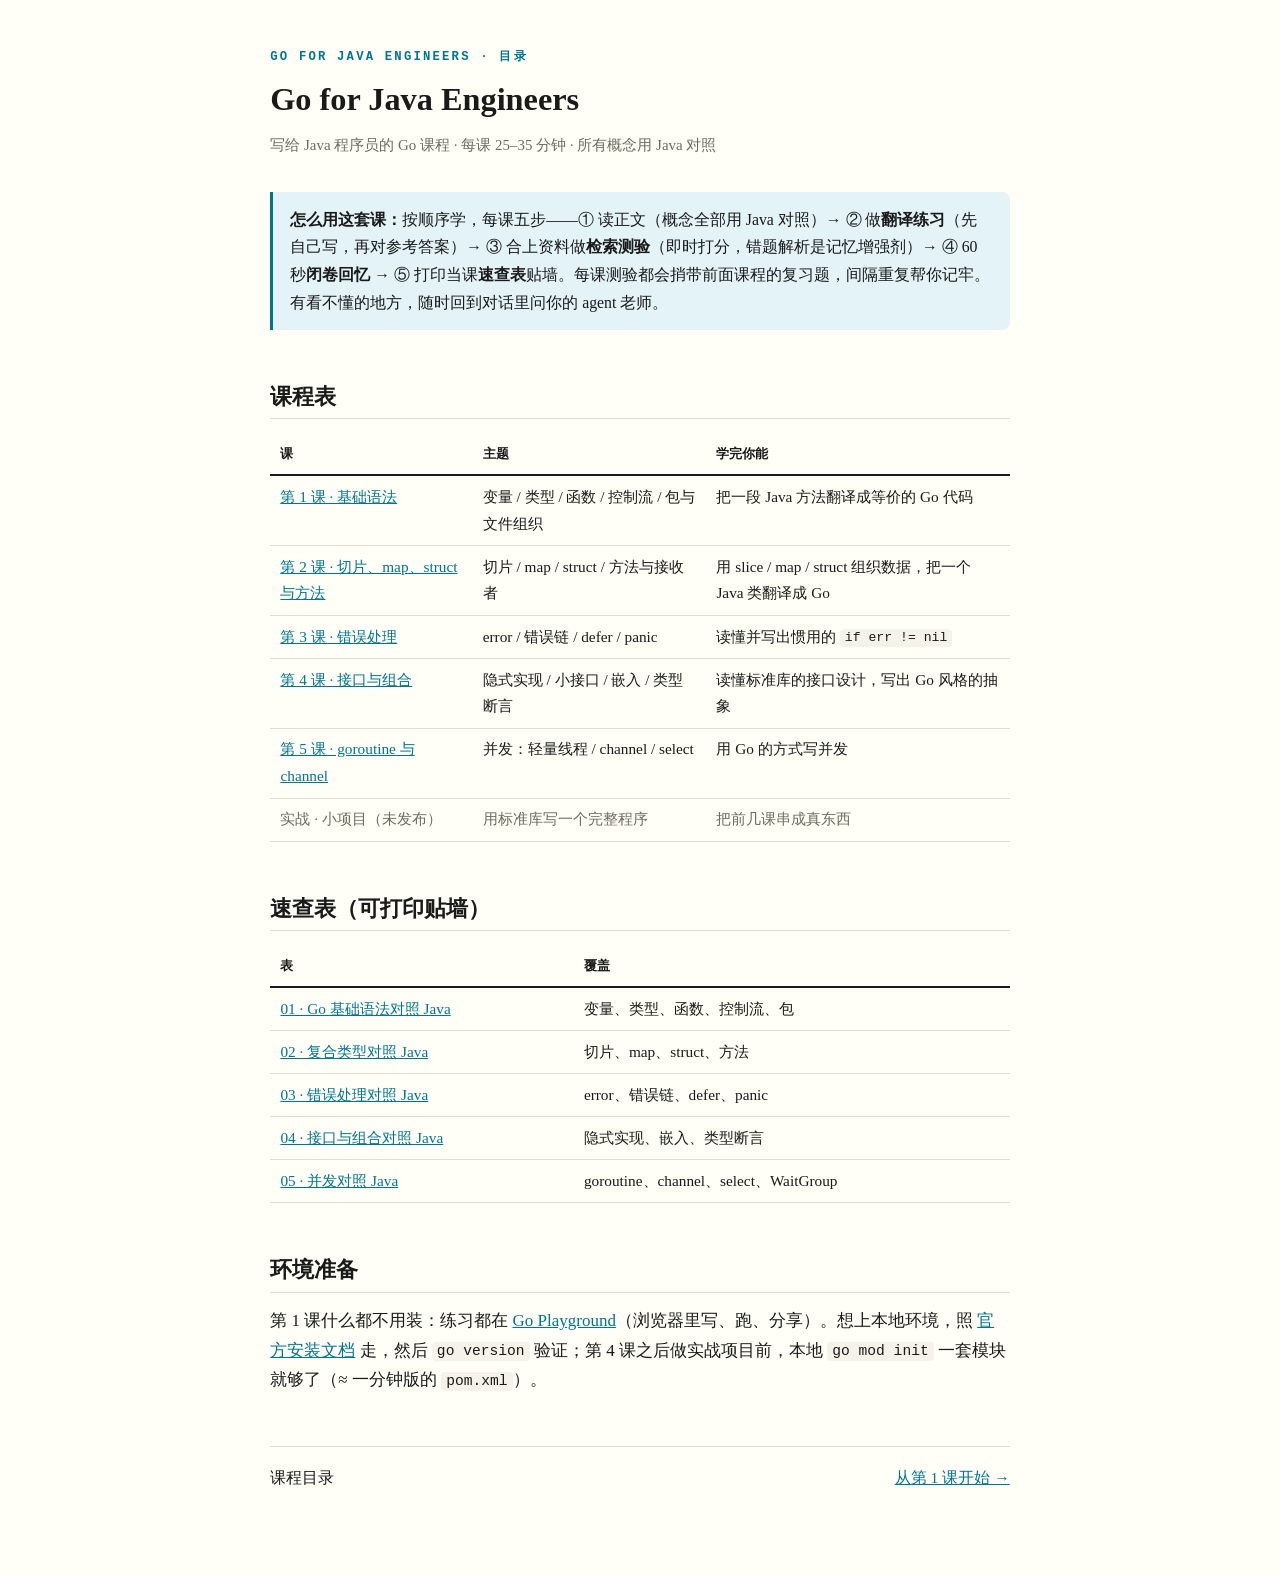
<file: go/grammar/index.html>
<!DOCTYPE html>
<html lang="zh-CN">
<head>
<meta charset="utf-8">
<meta name="viewport" content="width=device-width, initial-scale=1">
<title>Go for Java Engineers · 课程目录</title>
<link rel="stylesheet" href="assets/course.css">
</head>
<body>
<main>
  <div class="kicker">Go for Java Engineers · 目录</div>
  <h1>Go for Java Engineers</h1>
  <p class="meta">写给 Java 程序员的 Go 课程 · 每课 25–35 分钟 · 所有概念用 Java 对照</p>

  <div class="note">
    <strong>怎么用这套课：</strong>按顺序学，每课五步——① 读正文（概念全部用 Java 对照）→ ② 做<strong>翻译练习</strong>（先自己写，再对参考答案）→ ③ 合上资料做<strong>检索测验</strong>（即时打分，错题解析是记忆增强剂）→ ④ 60 秒<strong>闭卷回忆</strong> → ⑤ 打印当课<strong>速查表</strong>贴墙。每课测验都会捎带前面课程的复习题，间隔重复帮你记牢。有看不懂的地方，随时回到对话里问你的 agent 老师。
  </div>

  <h2>课程表</h2>
  <table>
    <tr><th>课</th><th>主题</th><th>学完你能</th></tr>
    <tr>
      <td><a href="lessons/0001-go-basics-for-java-developers.html">第 1 课 · 基础语法</a></td>
      <td>变量 / 类型 / 函数 / 控制流 / 包与文件组织</td>
      <td>把一段 Java 方法翻译成等价的 Go 代码</td>
    </tr>
    <tr>
      <td><a href="lessons/0002-slices-maps-structs-methods.html">第 2 课 · 切片、map、struct 与方法</a></td>
      <td>切片 / map / struct / 方法与接收者</td>
      <td>用 slice / map / struct 组织数据，把一个 Java 类翻译成 Go</td>
    </tr>
    <tr>
      <td><a href="lessons/0003-error-handling.html">第 3 课 · 错误处理</a></td>
      <td>error / 错误链 / defer / panic</td>
      <td>读懂并写出惯用的 <code>if err != nil</code></td>
    </tr>
    <tr>
      <td><a href="lessons/0004-interfaces-and-composition.html">第 4 课 · 接口与组合</a></td>
      <td>隐式实现 / 小接口 / 嵌入 / 类型断言</td>
      <td>读懂标准库的接口设计，写出 Go 风格的抽象</td>
    </tr>
    <tr>
      <td><a href="lessons/0005-goroutines-and-channels.html">第 5 课 · goroutine 与 channel</a></td>
      <td>并发：轻量线程 / channel / select</td>
      <td>用 Go 的方式写并发</td>
    </tr>
    <tr style="color:var(--muted)">
      <td>实战 · 小项目（未发布）</td>
      <td>用标准库写一个完整程序</td>
      <td>把前几课串成真东西</td>
    </tr>
  </table>

  <h2>速查表（可打印贴墙）</h2>
  <table>
    <tr><th>表</th><th>覆盖</th></tr>
    <tr><td><a href="reference/go-basics-vs-java.html">01 · Go 基础语法对照 Java</a></td><td>变量、类型、函数、控制流、包</td></tr>
    <tr><td><a href="reference/go-composite-types-vs-java.html">02 · 复合类型对照 Java</a></td><td>切片、map、struct、方法</td></tr>
    <tr><td><a href="reference/go-error-handling-vs-java.html">03 · 错误处理对照 Java</a></td><td>error、错误链、defer、panic</td></tr>
    <tr><td><a href="reference/go-interfaces-vs-java.html">04 · 接口与组合对照 Java</a></td><td>隐式实现、嵌入、类型断言</td></tr>
    <tr><td><a href="reference/go-concurrency-vs-java.html">05 · 并发对照 Java</a></td><td>goroutine、channel、select、WaitGroup</td></tr>
  </table>

  <h2>环境准备</h2>
  <p>第 1 课什么都不用装：练习都在 <a href="https://go.dev/play/">Go Playground</a>（浏览器里写、跑、分享）。想上本地环境，照 <a href="https://go-zh.org/doc/install">官方安装文档</a> 走，然后 <code>go version</code> 验证；第 4 课之后做实战项目前，本地 <code>go mod init</code> 一套模块就够了（≈ 一分钟版的 <code>pom.xml</code>）。</p>

  <nav class="lesson-nav">
    <span>课程目录</span>
    <a href="lessons/0001-go-basics-for-java-developers.html">从第 1 课开始 →</a>
  </nav>
</main>
</body>
</html>
</file>
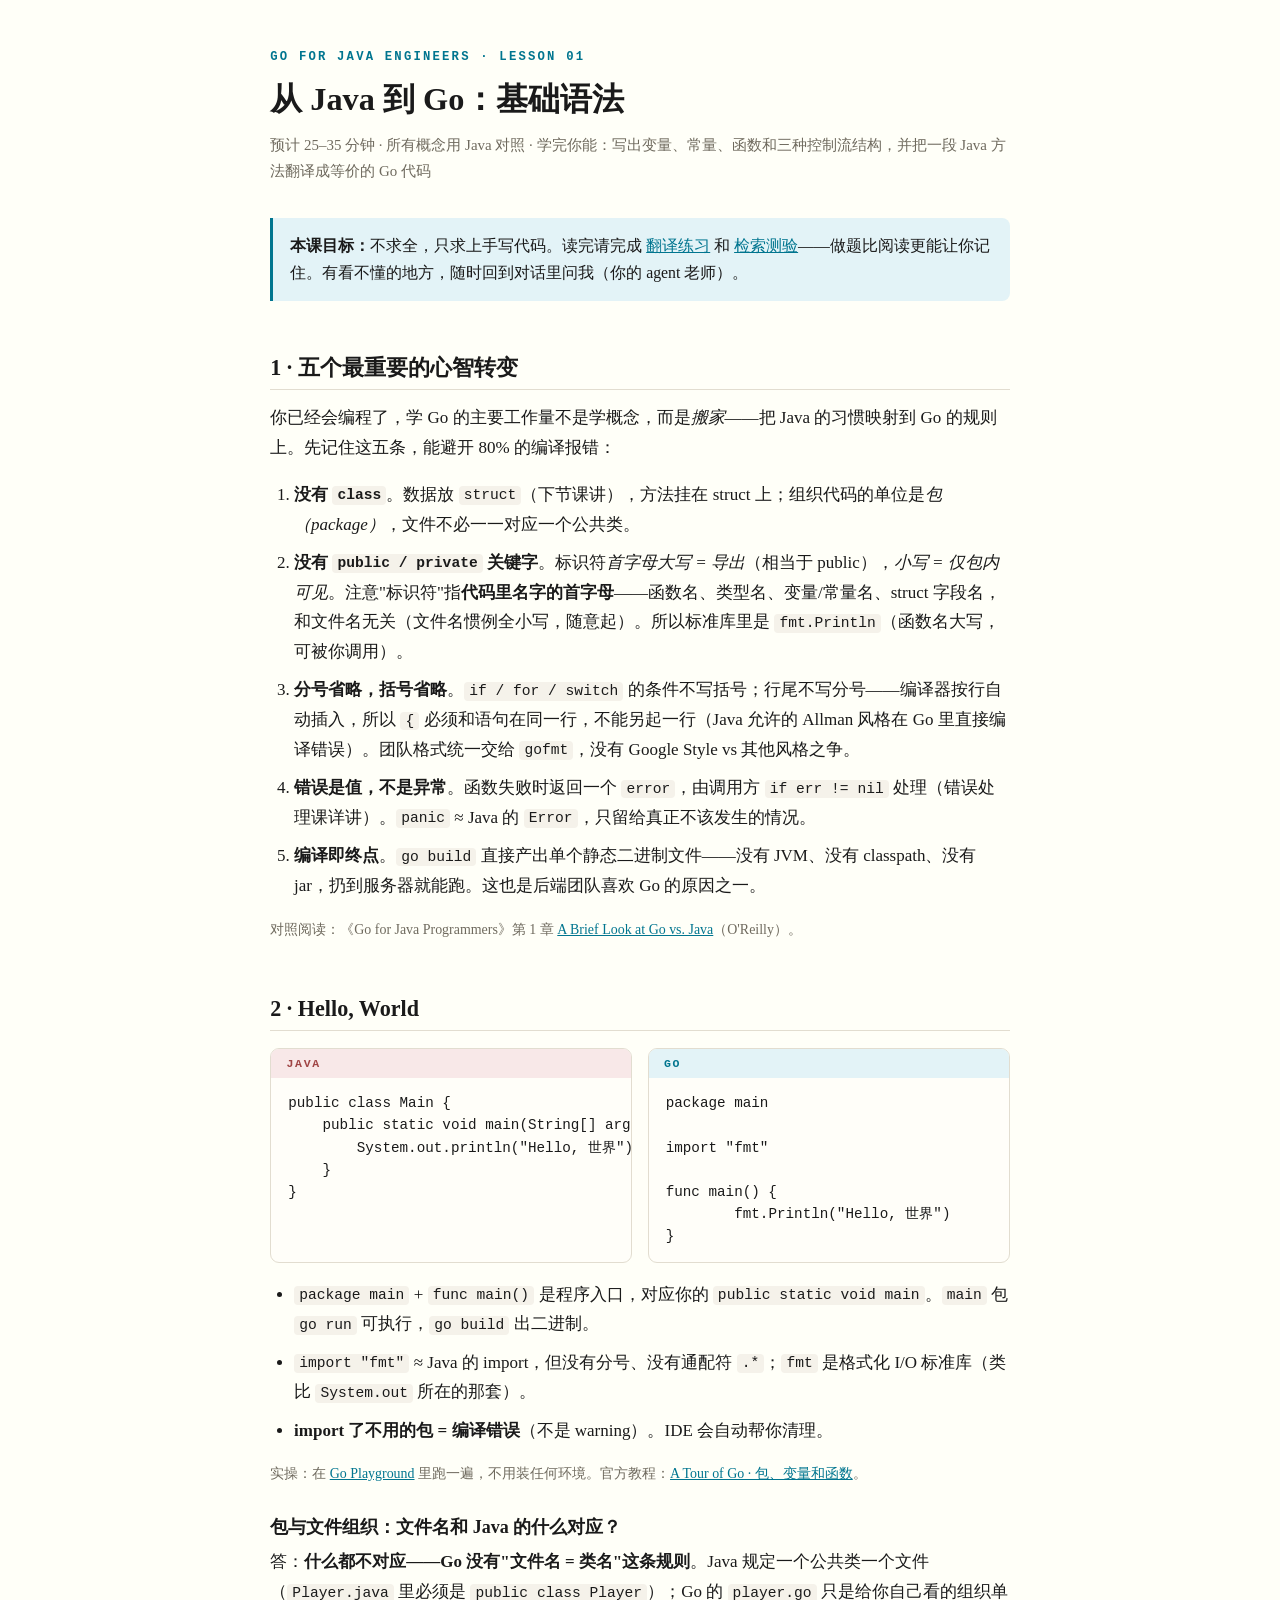
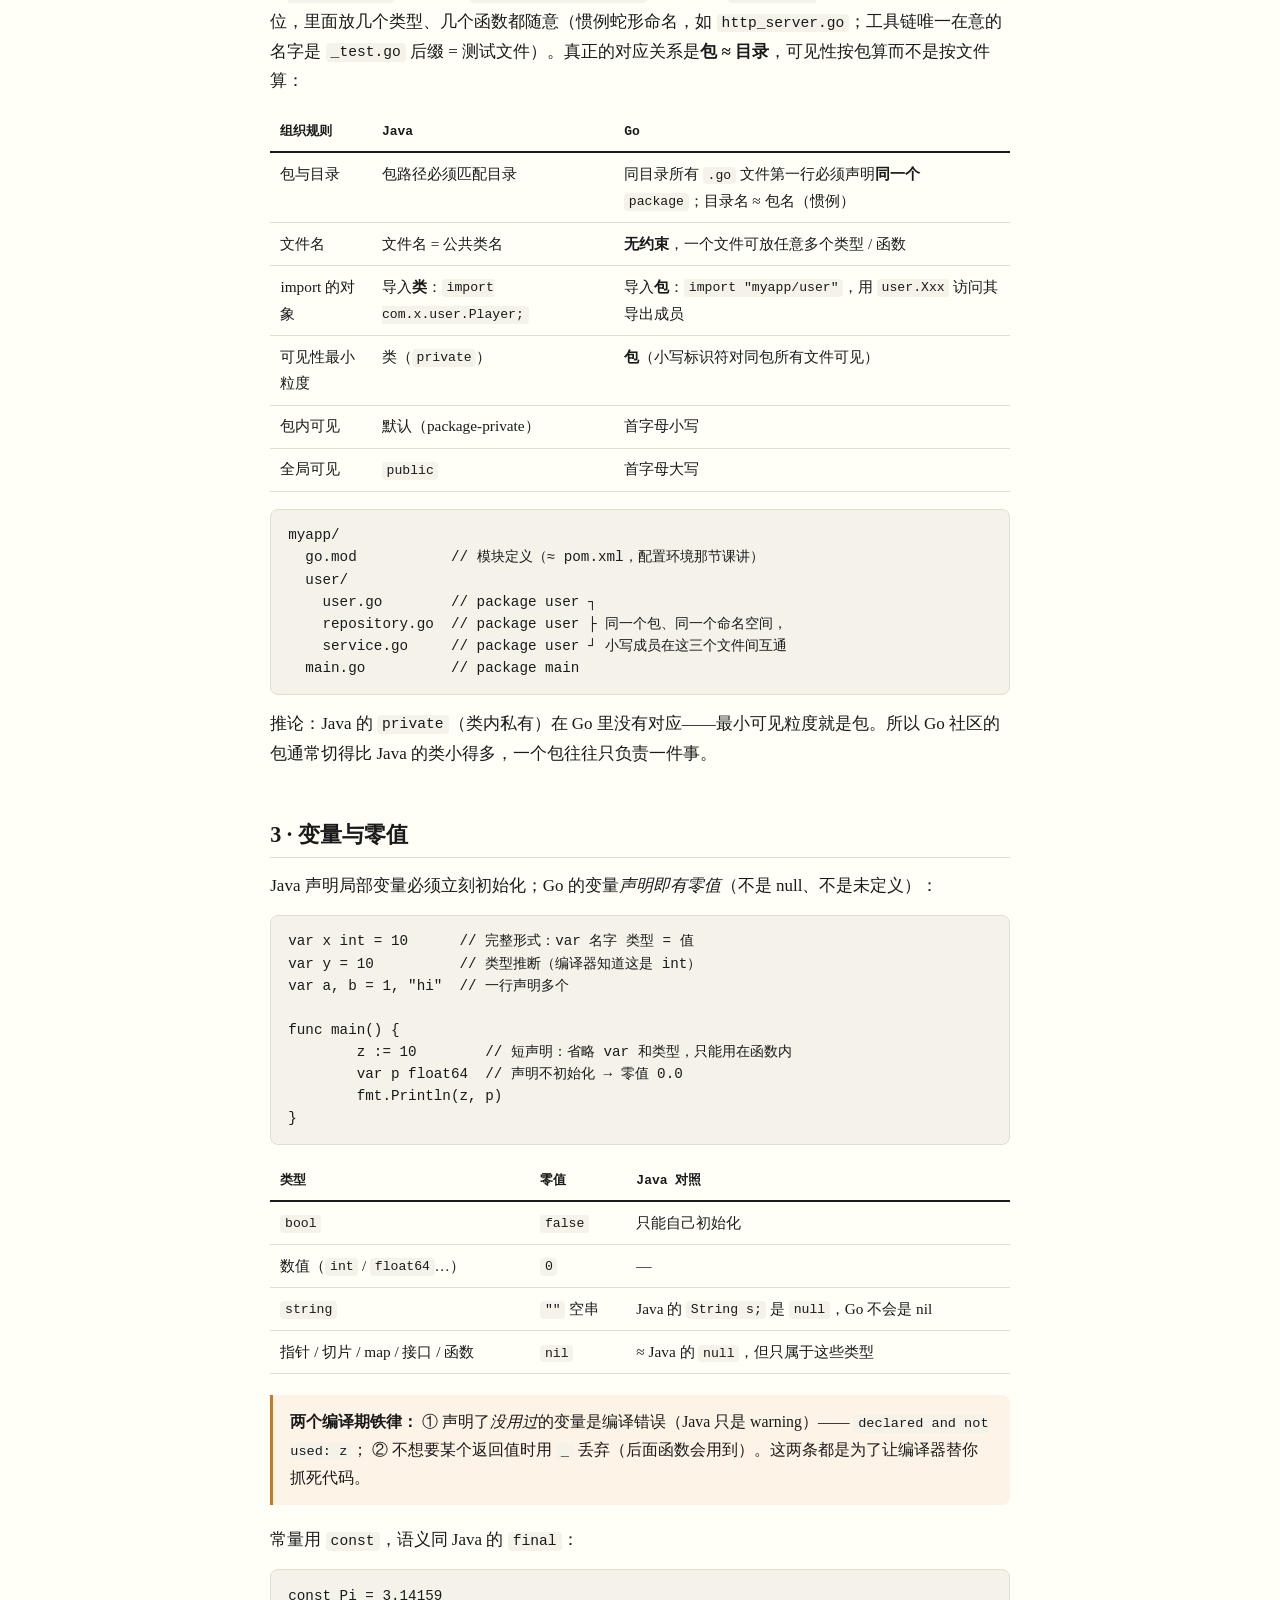
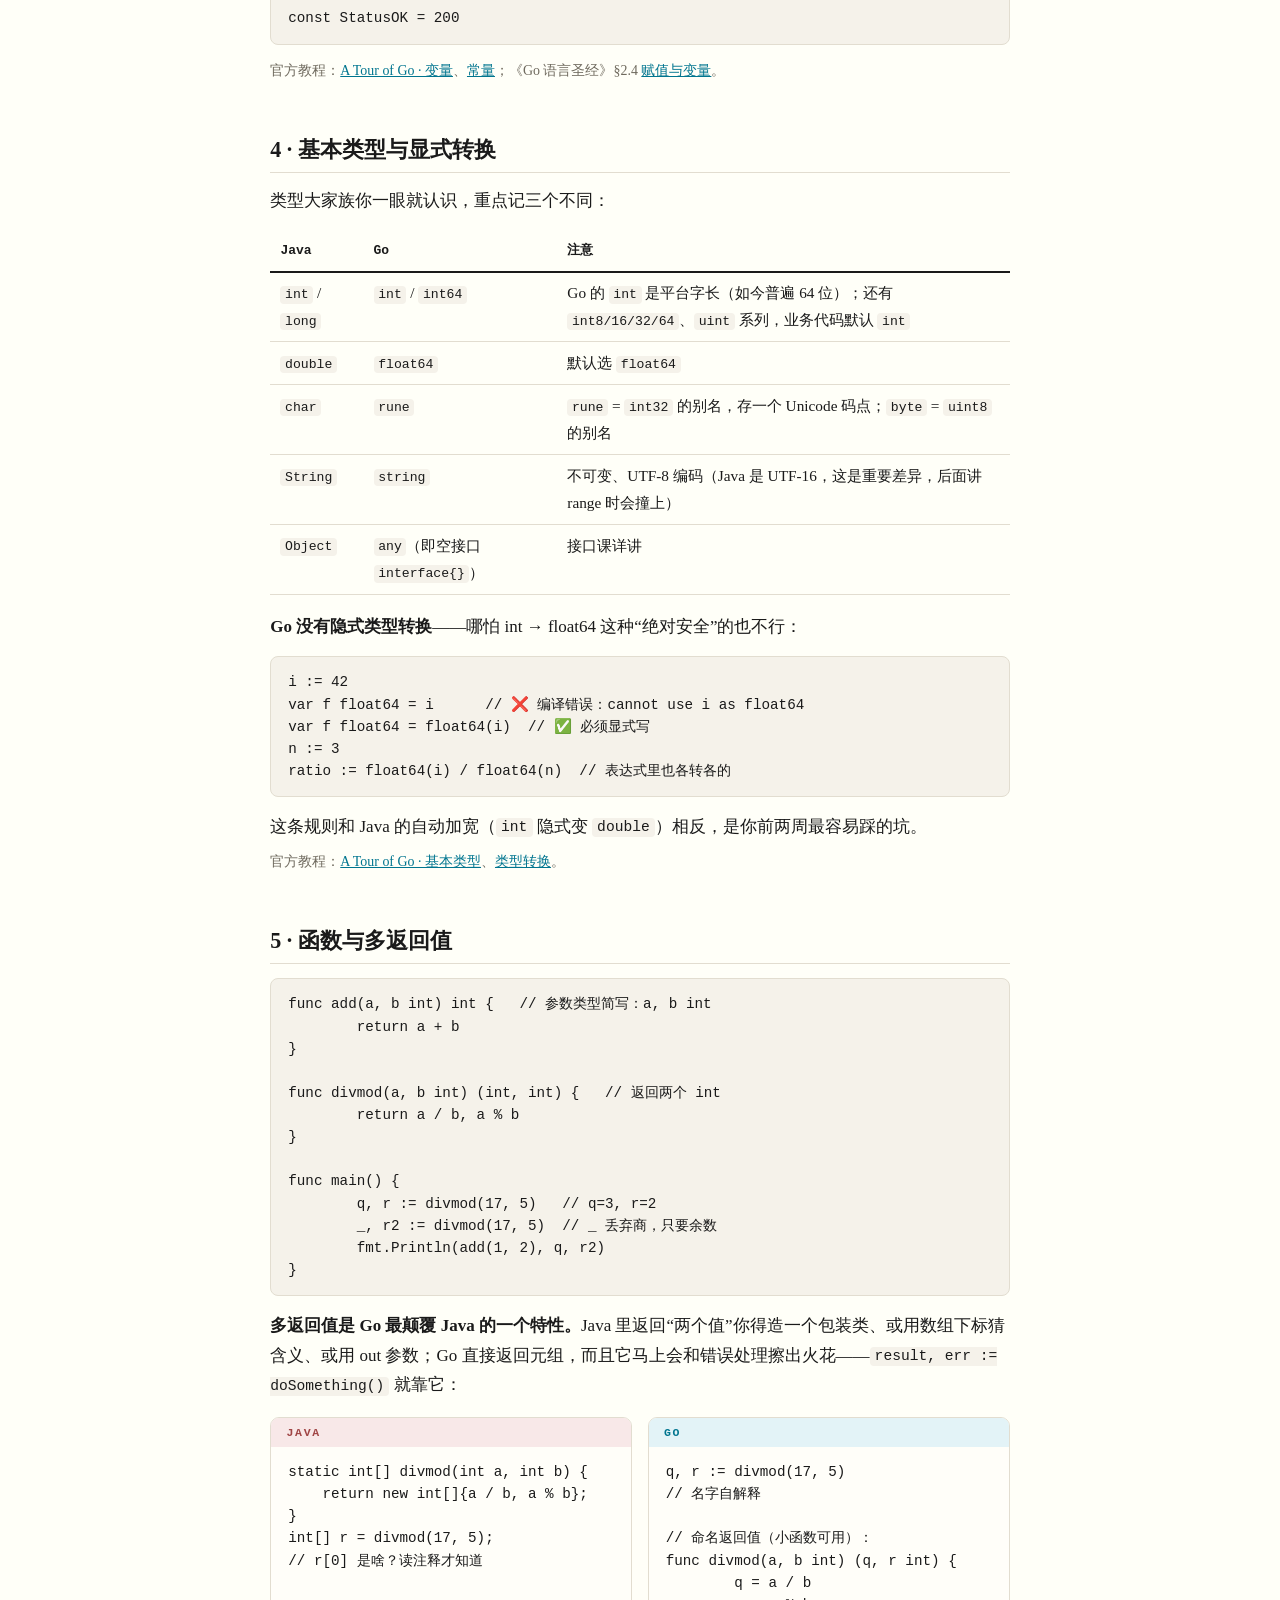
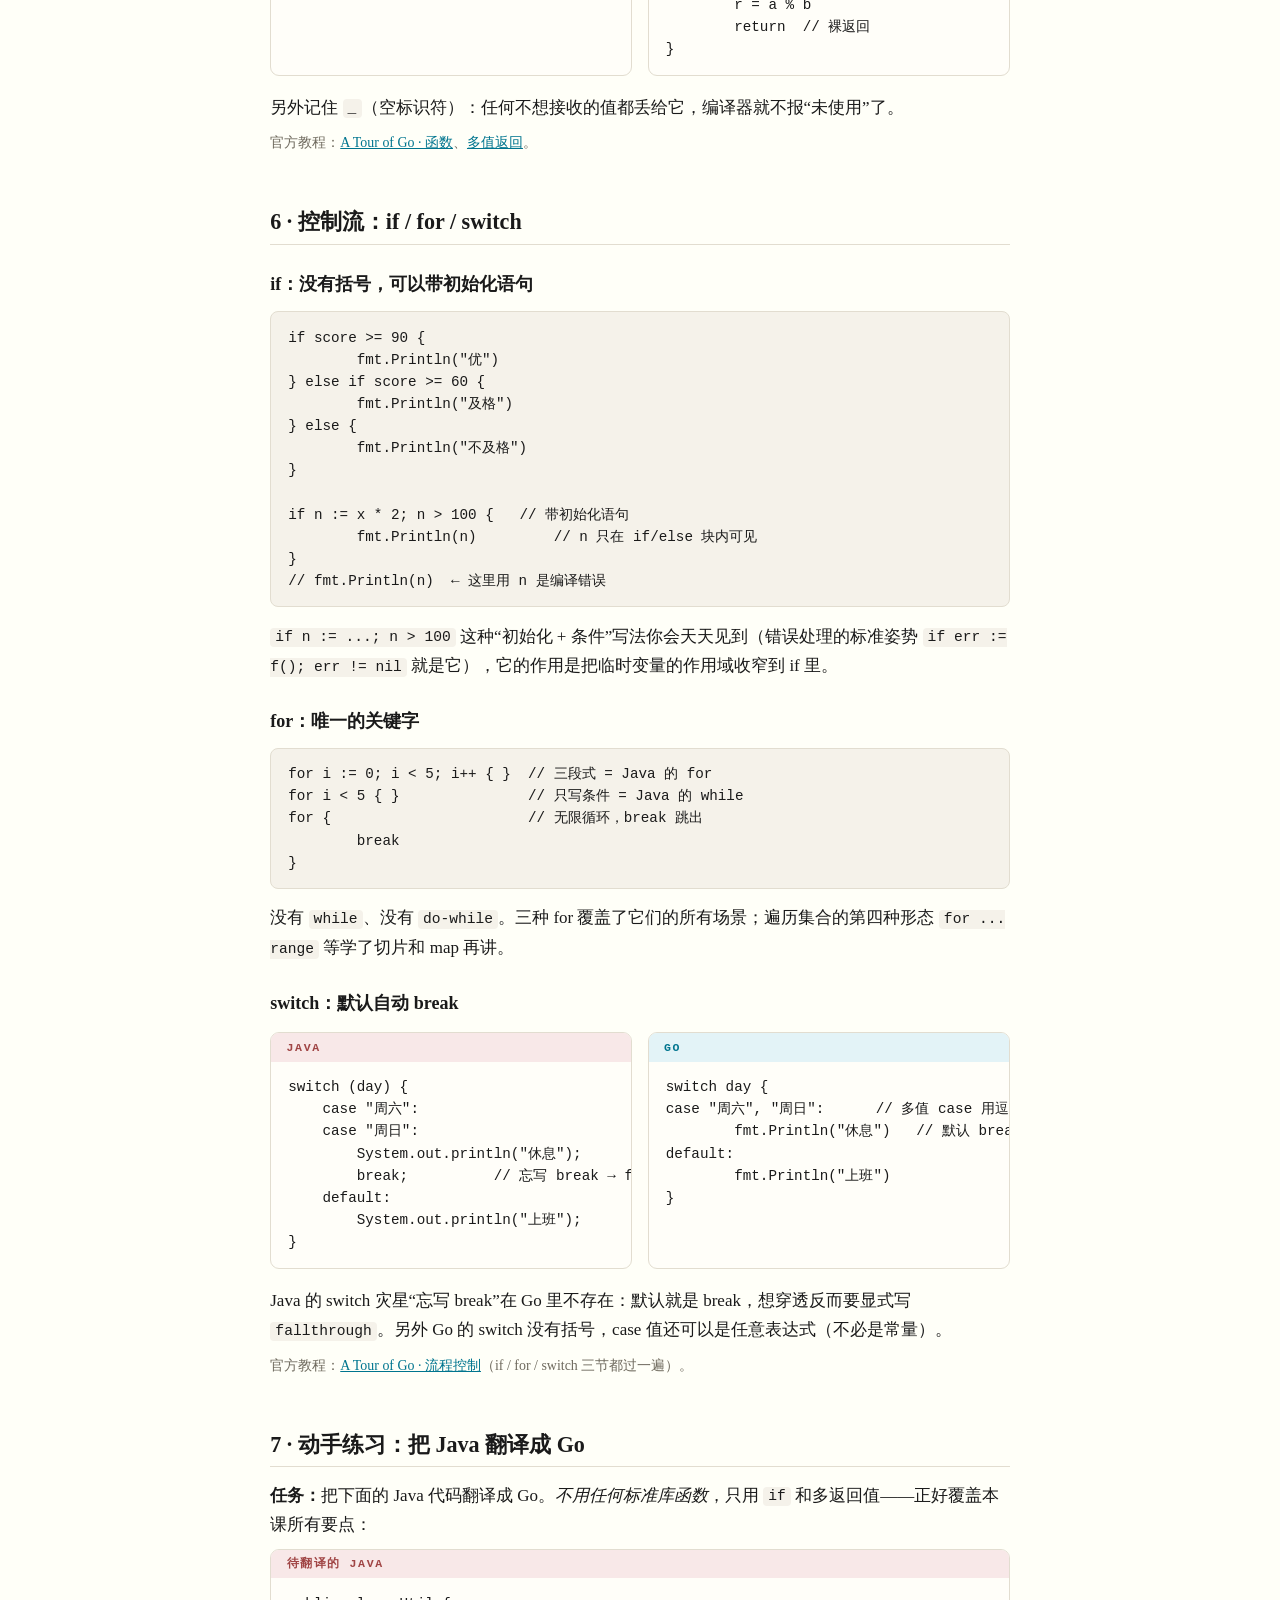
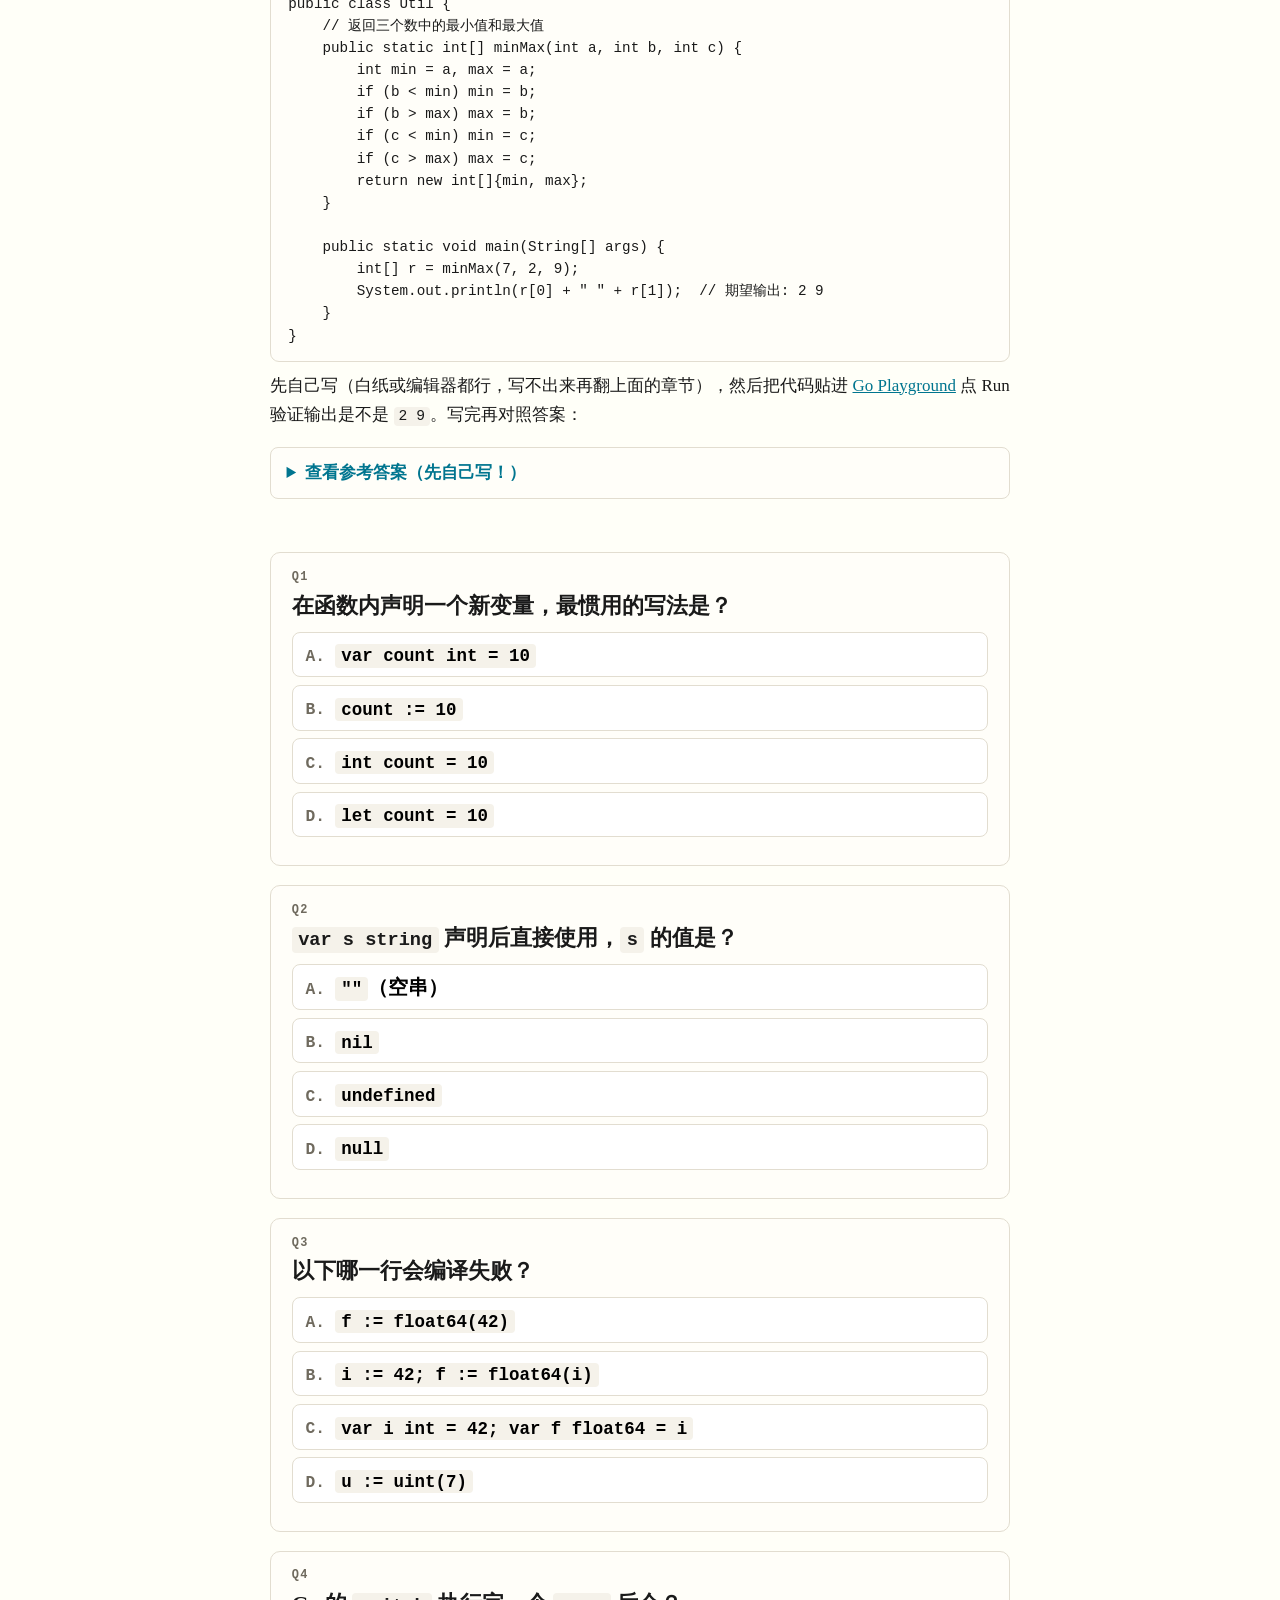
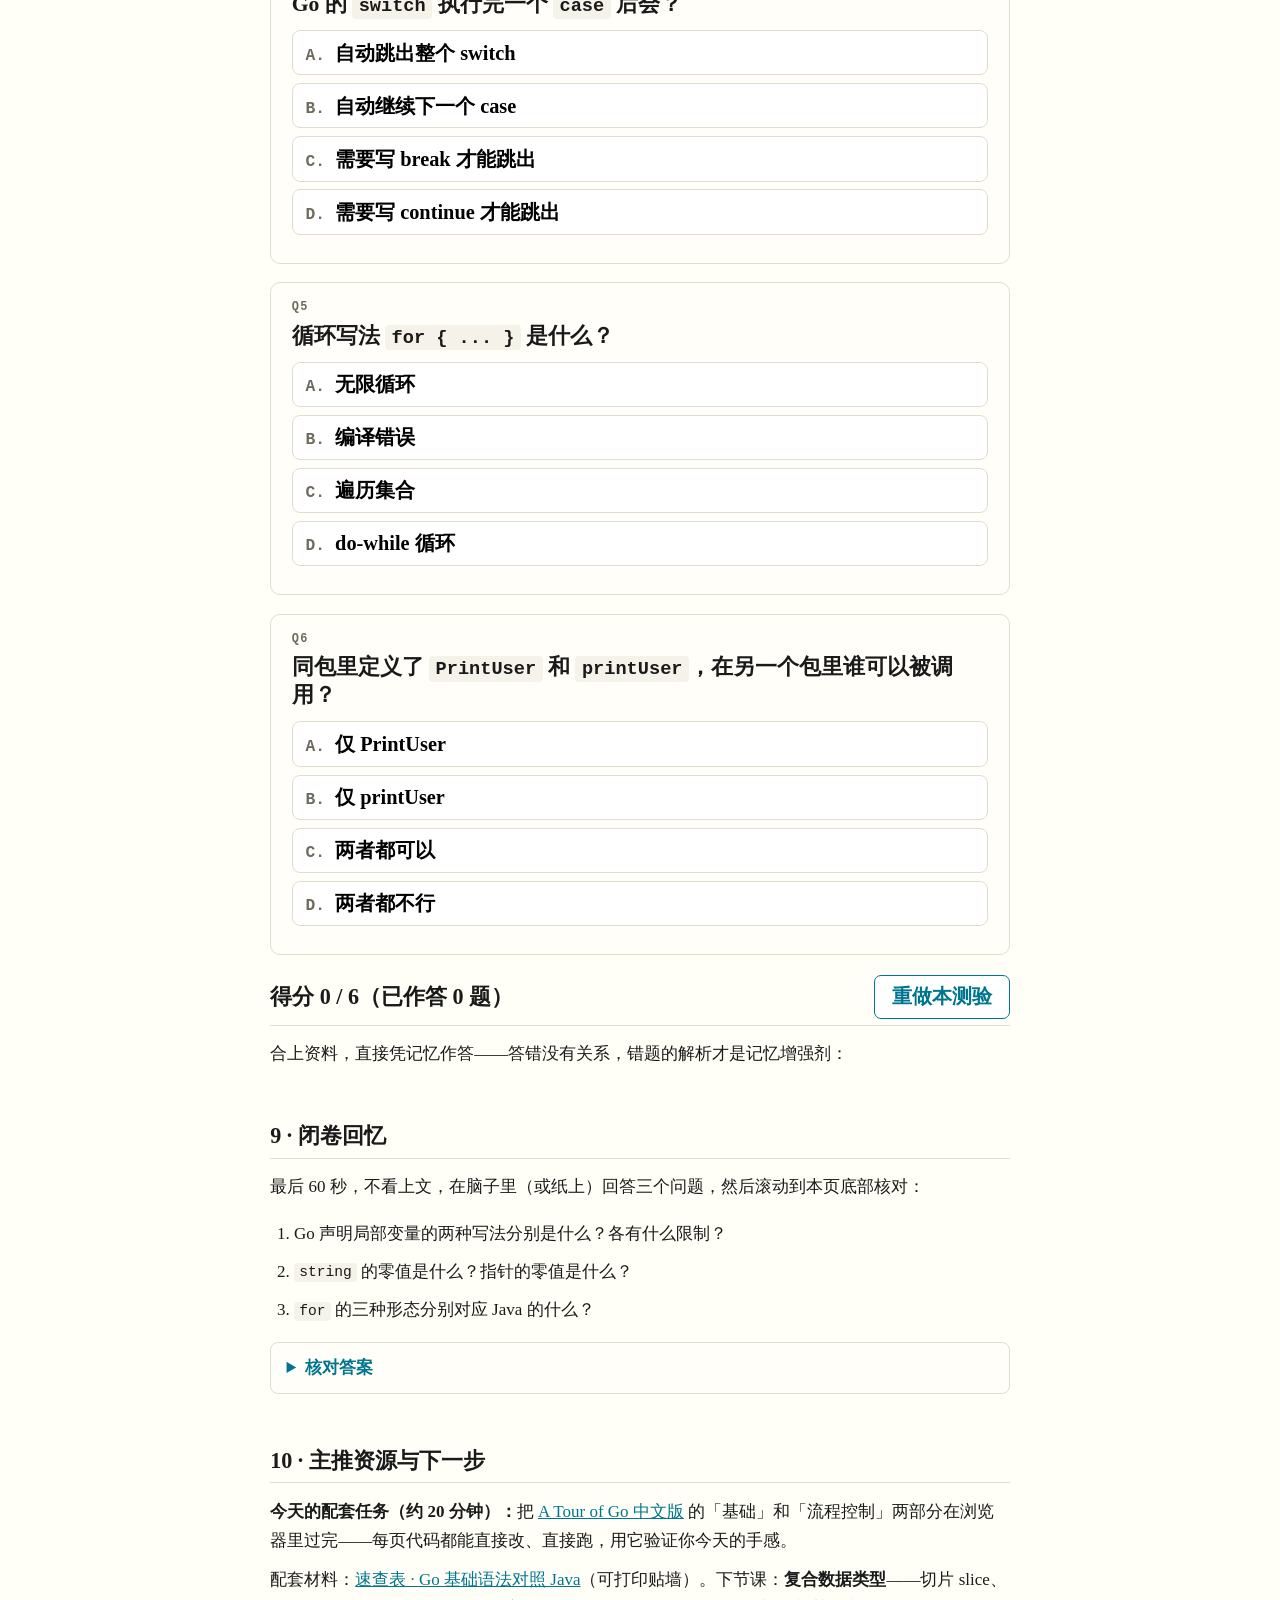
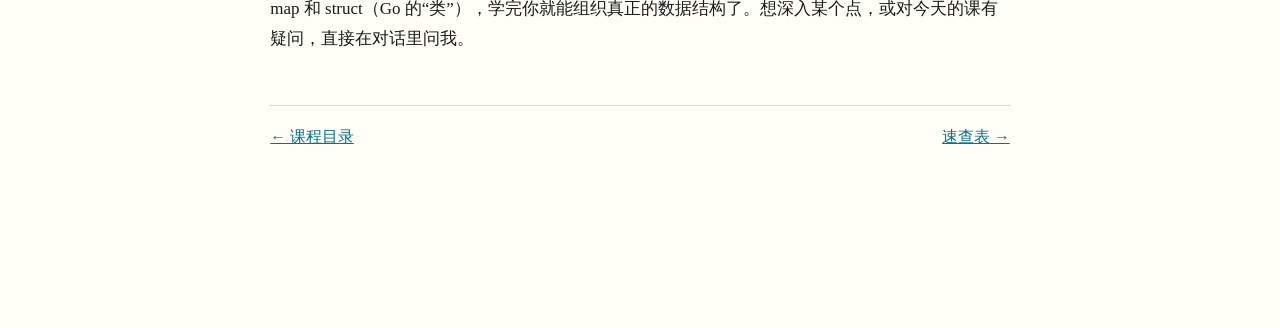
<file: go/grammar/lessons/0001-go-basics-for-java-developers.html>
<!DOCTYPE html>
<html lang="zh-CN">
<head>
<meta charset="utf-8">
<meta name="viewport" content="width=device-width, initial-scale=1">
<title>第 1 课 · 从 Java 到 Go：基础语法</title>
<link rel="stylesheet" href="../assets/course.css">
</head>
<body>
<main>
  <div class="kicker">Go for Java Engineers · Lesson 01</div>
  <h1>从 Java 到 Go：基础语法</h1>
  <p class="meta">预计 25–35 分钟 · 所有概念用 Java 对照 · 学完你能：写出变量、常量、函数和三种控制流结构，并把一段 Java 方法翻译成等价的 Go 代码</p>

  <div class="note">
    <strong>本课目标：</strong>不求全，只求上手写代码。读完请完成 <a href="#exercise">翻译练习</a> 和 <a href="#quiz">检索测验</a>——做题比阅读更能让你记住。有看不懂的地方，随时回到对话里问我（你的 agent 老师）。
  </div>

  <h2 id="s1">1 · 五个最重要的心智转变</h2>
  <p>你已经会编程了，学 Go 的主要工作量不是学概念，而是<em>搬家</em>——把 Java 的习惯映射到 Go 的规则上。先记住这五条，能避开 80% 的编译报错：</p>
  <ol>
    <li><strong>没有 <code>class</code></strong>。数据放 <code>struct</code>（下节课讲），方法挂在 struct 上；组织代码的单位是<em>包（package）</em>，文件不必一一对应一个公共类。</li>
    <li><strong>没有 <code>public / private</code> 关键字</strong>。标识符<em>首字母大写 = 导出</em>（相当于 public），<em>小写 = 仅包内可见</em>。注意"标识符"指<strong>代码里名字的首字母</strong>——函数名、类型名、变量/常量名、struct 字段名，和文件名无关（文件名惯例全小写，随意起）。所以标准库里是 <code>fmt.Println</code>（函数名大写，可被你调用）。</li>
    <li><strong>分号省略，括号省略</strong>。<code>if / for / switch</code> 的条件不写括号；行尾不写分号——编译器按行自动插入，所以 <code>{</code> 必须和语句在同一行，不能另起一行（Java 允许的 Allman 风格在 Go 里直接编译错误）。团队格式统一交给 <code>gofmt</code>，没有 Google Style vs 其他风格之争。</li>
    <li><strong>错误是值，不是异常</strong>。函数失败时返回一个 <code>error</code>，由调用方 <code>if err != nil</code> 处理（错误处理课详讲）。<code>panic</code> ≈ Java 的 <code>Error</code>，只留给真正不该发生的情况。</li>
    <li><strong>编译即终点</strong>。<code>go build</code> 直接产出单个静态二进制文件——没有 JVM、没有 classpath、没有 jar，扔到服务器就能跑。这也是后端团队喜欢 Go 的原因之一。</li>
  </ol>
  <p class="cite">对照阅读：《Go for Java Programmers》第 1 章 <a href="https://www.oreilly.com/library/view/go-for-java/9781484271995">A Brief Look at Go vs. Java</a>（O'Reilly）。</p>

  <h2 id="s2">2 · Hello, World</h2>
  <div class="compare">
    <div class="panel java"><div class="panel-title">Java</div>
<pre><code>public class Main {
    public static void main(String[] args) {
        System.out.println("Hello, 世界");
    }
}</code></pre></div>
    <div class="panel go"><div class="panel-title">Go</div>
<pre><code>package main

import "fmt"

func main() {
	fmt.Println("Hello, 世界")
}</code></pre></div>
  </div>
  <ul>
    <li><code>package main</code> + <code>func main()</code> 是程序入口，对应你的 <code>public static void main</code>。<code>main</code> 包 <code>go run</code> 可执行，<code>go build</code> 出二进制。</li>
    <li><code>import "fmt"</code> ≈ Java 的 import，但没有分号、没有通配符 <code>.*</code>；<code>fmt</code> 是格式化 I/O 标准库（类比 <code>System.out</code> 所在的那套）。</li>
    <li><strong>import 了不用的包 = 编译错误</strong>（不是 warning）。IDE 会自动帮你清理。</li>
  </ul>
  <p class="cite">实操：在 <a href="https://go.dev/play/">Go Playground</a> 里跑一遍，不用装任何环境。官方教程：<a href="https://tour.go-zh.org/basics/1">A Tour of Go · 包、变量和函数</a>。</p>

  <h3>包与文件组织：文件名和 Java 的什么对应？</h3>
  <p>答：<strong>什么都不对应——Go 没有"文件名 = 类名"这条规则</strong>。Java 规定一个公共类一个文件（<code>Player.java</code> 里必须是 <code>public class Player</code>）；Go 的 <code>player.go</code> 只是给你自己看的组织单位，里面放几个类型、几个函数都随意（惯例蛇形命名，如 <code>http_server.go</code>；工具链唯一在意的名字是 <code>_test.go</code> 后缀 = 测试文件）。真正的对应关系是<strong>包 ≈ 目录</strong>，可见性按包算而不是按文件算：</p>
  <table>
    <tr><th>组织规则</th><th>Java</th><th>Go</th></tr>
    <tr><td>包与目录</td><td>包路径必须匹配目录</td><td>同目录所有 <code>.go</code> 文件第一行必须声明<strong>同一个</strong> <code>package</code>；目录名 ≈ 包名（惯例）</td></tr>
    <tr><td>文件名</td><td>文件名 = 公共类名</td><td><strong>无约束</strong>，一个文件可放任意多个类型 / 函数</td></tr>
    <tr><td>import 的对象</td><td>导入<strong>类</strong>：<code>import com.x.user.Player;</code></td><td>导入<strong>包</strong>：<code>import "myapp/user"</code>，用 <code>user.Xxx</code> 访问其导出成员</td></tr>
    <tr><td>可见性最小粒度</td><td>类（<code>private</code>）</td><td><strong>包</strong>（小写标识符对同包所有文件可见）</td></tr>
    <tr><td>包内可见</td><td>默认（package-private）</td><td>首字母小写</td></tr>
    <tr><td>全局可见</td><td><code>public</code></td><td>首字母大写</td></tr>
  </table>
<pre><code>myapp/
  go.mod           // 模块定义（≈ pom.xml，配置环境那节课讲）
  user/
    user.go        // package user ┐
    repository.go  // package user ├ 同一个包、同一个命名空间，
    service.go     // package user ┘ 小写成员在这三个文件间互通
  main.go          // package main</code></pre>
  <p>推论：Java 的 <code>private</code>（类内私有）在 Go 里没有对应——最小可见粒度就是包。所以 Go 社区的包通常切得比 Java 的类小得多，一个包往往只负责一件事。</p>

  <h2 id="s3">3 · 变量与零值</h2>
  <p>Java 声明局部变量必须立刻初始化；Go 的变量<em>声明即有零值</em>（不是 null、不是未定义）：</p>
<pre><code>var x int = 10      // 完整形式：var 名字 类型 = 值
var y = 10          // 类型推断（编译器知道这是 int）
var a, b = 1, "hi"  // 一行声明多个

func main() {
	z := 10        // 短声明：省略 var 和类型，只能用在函数内
	var p float64  // 声明不初始化 → 零值 0.0
	fmt.Println(z, p)
}</code></pre>
  <table>
    <tr><th>类型</th><th>零值</th><th>Java 对照</th></tr>
    <tr><td><code>bool</code></td><td><code>false</code></td><td>只能自己初始化</td></tr>
    <tr><td>数值（<code>int</code> / <code>float64</code>…）</td><td><code>0</code></td><td>—</td></tr>
    <tr><td><code>string</code></td><td><code>""</code> 空串</td><td>Java 的 <code>String s;</code> 是 <code>null</code>，Go 不会是 nil</td></tr>
    <tr><td>指针 / 切片 / map / 接口 / 函数</td><td><code>nil</code></td><td>≈ Java 的 <code>null</code>，但只属于这些类型</td></tr>
  </table>
  <div class="warn">
    <strong>两个编译期铁律：</strong>
    ① 声明了<em>没用过</em>的变量是编译错误（Java 只是 warning）—— <code>declared and not used: z</code>；
    ② 不想要某个返回值时用 <code>_</code> 丢弃（后面函数会用到）。这两条都是为了让编译器替你抓死代码。
  </div>
  <p>常量用 <code>const</code>，语义同 Java 的 <code>final</code>：</p>
<pre><code>const Pi = 3.14159
const StatusOK = 200</code></pre>
  <p class="cite">官方教程：<a href="https://tour.go-zh.org/basics/4">A Tour of Go · 变量</a>、<a href="https://tour.go-zh.org/basics/15">常量</a>；《Go 语言圣经》§2.4 <a href="https://gopl-zh.github.io/ch2/ch2-4.html">赋值与变量</a>。</p>

  <h2 id="s4">4 · 基本类型与显式转换</h2>
  <p>类型大家族你一眼就认识，重点记三个不同：</p>
  <table>
    <tr><th>Java</th><th>Go</th><th>注意</th></tr>
    <tr><td><code>int</code> / <code>long</code></td><td><code>int</code> / <code>int64</code></td><td>Go 的 <code>int</code> 是平台字长（如今普遍 64 位）；还有 <code>int8/16/32/64</code>、<code>uint</code> 系列，业务代码默认 <code>int</code></td></tr>
    <tr><td><code>double</code></td><td><code>float64</code></td><td>默认选 <code>float64</code></td></tr>
    <tr><td><code>char</code></td><td><code>rune</code></td><td><code>rune</code> = <code>int32</code> 的别名，存一个 Unicode 码点；<code>byte</code> = <code>uint8</code> 的别名</td></tr>
    <tr><td><code>String</code></td><td><code>string</code></td><td>不可变、UTF-8 编码（Java 是 UTF-16，这是重要差异，后面讲 range 时会撞上）</td></tr>
    <tr><td><code>Object</code></td><td><code>any</code>（即空接口 <code>interface{}</code>）</td><td>接口课详讲</td></tr>
  </table>
  <p><strong>Go 没有隐式类型转换</strong>——哪怕 int → float64 这种“绝对安全”的也不行：</p>
<pre><code>i := 42
var f float64 = i      // ❌ 编译错误：cannot use i as float64
var f float64 = float64(i)  // ✅ 必须显式写
n := 3
ratio := float64(i) / float64(n)  // 表达式里也各转各的</code></pre>
  <p>这条规则和 Java 的自动加宽（<code>int</code> 隐式变 <code>double</code>）相反，是你前两周最容易踩的坑。</p>
  <p class="cite">官方教程：<a href="https://tour.go-zh.org/basics/13">A Tour of Go · 基本类型</a>、<a href="https://tour.go-zh.org/basics/14">类型转换</a>。</p>

  <h2 id="s5">5 · 函数与多返回值</h2>
<pre><code>func add(a, b int) int {   // 参数类型简写：a, b int
	return a + b
}

func divmod(a, b int) (int, int) {   // 返回两个 int
	return a / b, a % b
}

func main() {
	q, r := divmod(17, 5)   // q=3, r=2
	_, r2 := divmod(17, 5)  // _ 丢弃商，只要余数
	fmt.Println(add(1, 2), q, r2)
}</code></pre>
  <p><strong>多返回值是 Go 最颠覆 Java 的一个特性。</strong>Java 里返回“两个值”你得造一个包装类、或用数组下标猜含义、或用 out 参数；Go 直接返回元组，而且它马上会和错误处理擦出火花——<code>result, err := doSomething()</code> 就靠它：</p>
  <div class="compare">
    <div class="panel java"><div class="panel-title">Java</div>
<pre><code>static int[] divmod(int a, int b) {
    return new int[]{a / b, a % b};
}
int[] r = divmod(17, 5);
// r[0] 是啥？读注释才知道</code></pre></div>
    <div class="panel go"><div class="panel-title">Go</div>
<pre><code>q, r := divmod(17, 5)
// 名字自解释

// 命名返回值（小函数可用）：
func divmod(a, b int) (q, r int) {
	q = a / b
	r = a % b
	return  // 裸返回
}</code></pre></div>
  </div>
  <p>另外记住 <code>_</code>（空标识符）：任何不想接收的值都丢给它，编译器就不报“未使用”了。</p>
  <p class="cite">官方教程：<a href="https://tour.go-zh.org/basics/6">A Tour of Go · 函数</a>、<a href="https://tour.go-zh.org/basics/8">多值返回</a>。</p>

  <h2 id="s6">6 · 控制流：if / for / switch</h2>
  <h3>if：没有括号，可以带初始化语句</h3>
<pre><code>if score >= 90 {
	fmt.Println("优")
} else if score >= 60 {
	fmt.Println("及格")
} else {
	fmt.Println("不及格")
}

if n := x * 2; n > 100 {   // 带初始化语句
	fmt.Println(n)         // n 只在 if/else 块内可见
}
// fmt.Println(n)  ← 这里用 n 是编译错误</code></pre>
  <p><code>if n := ...; n > 100</code> 这种“初始化 + 条件”写法你会天天见到（错误处理的标准姿势 <code>if err := f(); err != nil</code> 就是它），它的作用是把临时变量的作用域收窄到 if 里。</p>

  <h3>for：唯一的关键字</h3>
<pre><code>for i := 0; i < 5; i++ { }  // 三段式 = Java 的 for
for i < 5 { }               // 只写条件 = Java 的 while
for {                       // 无限循环，break 跳出
	break
}</code></pre>
  <p>没有 <code>while</code>、没有 <code>do-while</code>。三种 for 覆盖了它们的所有场景；遍历集合的第四种形态 <code>for ... range</code> 等学了切片和 map 再讲。</p>

  <h3>switch：默认自动 break</h3>
  <div class="compare">
    <div class="panel java"><div class="panel-title">Java</div>
<pre><code>switch (day) {
    case "周六":
    case "周日":
        System.out.println("休息");
        break;          // 忘写 break → fall through bug
    default:
        System.out.println("上班");
}</code></pre></div>
    <div class="panel go"><div class="panel-title">Go</div>
<pre><code>switch day {
case "周六", "周日":      // 多值 case 用逗号
	fmt.Println("休息")   // 默认 break，不会穿透
default:
	fmt.Println("上班")
}</code></pre></div>
  </div>
  <p>Java 的 switch 灾星“忘写 break”在 Go 里不存在：默认就是 break，想穿透反而要显式写 <code>fallthrough</code>。另外 Go 的 switch 没有括号，case 值还可以是任意表达式（不必是常量）。</p>
  <p class="cite">官方教程：<a href="https://tour.go-zh.org/flowcontrol/1">A Tour of Go · 流程控制</a>（if / for / switch 三节都过一遍）。</p>

  <h2 id="exercise">7 · 动手练习：把 Java 翻译成 Go</h2>
  <p><strong>任务：</strong>把下面的 Java 代码翻译成 Go。<em>不用任何标准库函数</em>，只用 <code>if</code> 和多返回值——正好覆盖本课所有要点：</p>
  <div class="panel java"><div class="panel-title">待翻译的 Java</div>
<pre><code>public class Util {
    // 返回三个数中的最小值和最大值
    public static int[] minMax(int a, int b, int c) {
        int min = a, max = a;
        if (b < min) min = b;
        if (b > max) max = b;
        if (c < min) min = c;
        if (c > max) max = c;
        return new int[]{min, max};
    }

    public static void main(String[] args) {
        int[] r = minMax(7, 2, 9);
        System.out.println(r[0] + " " + r[1]);  // 期望输出: 2 9
    }
}</code></pre></div>
  <p>先自己写（白纸或编辑器都行，写不出来再翻上面的章节），然后把代码贴进 <a href="https://go.dev/play/">Go Playground</a> 点 Run 验证输出是不是 <code>2 9</code>。写完再对照答案：</p>
  <details>
    <summary>查看参考答案（先自己写！）</summary>
<pre><code>package main

import "fmt"

func minMax(a, b, c int) (int, int) {
	min := a
	max := a
	if b < min {
		min = b
	}
	if b > max {
		max = b
	}
	if c < min {
		min = c
	}
	if c > max {
		max = c
	}
	return min, max
}

func main() {
	lo, hi := minMax(7, 2, 9)
	fmt.Println(lo, hi)  // 2 9
}</code></pre>
    <p>自评清单：① 参数类型用了简写 <code>a, b, c int</code>？② 返回了两个值而不是数组？③ if 条件没写括号？④ 调用处用了 <code>:=</code> 接收两个值？⑤ 没有多余的 import？——五条全中就是合格的第一份 Go 代码。</p>
  </details>

  <h2 id="quiz">8 · 检索测验</h2>
  <p>合上资料，直接凭记忆作答——答错没有关系，错题的解析才是记忆增强剂：</p>
  <div id="quiz"></div>

  <h2>9 · 闭卷回忆</h2>
  <p>最后 60 秒，不看上文，在脑子里（或纸上）回答三个问题，然后滚动到本页底部核对：</p>
  <ol>
    <li>Go 声明局部变量的两种写法分别是什么？各有什么限制？</li>
    <li><code>string</code> 的零值是什么？指针的零值是什么？</li>
    <li><code>for</code> 的三种形态分别对应 Java 的什么？</li>
  </ol>
  <details>
    <summary>核对答案</summary>
    <ol>
      <li><code>var x = 10</code>（包级、函数内都行）和 <code>x := 10</code>（只能在函数内）。</li>
      <li><code>""</code> 空串；<code>nil</code>。</li>
      <li>三段式 ↔ Java <code>for</code>；条件式 ↔ Java <code>while</code>；<code>for{}</code> ↔ <code>while(true)</code>。</li>
    </ol>
  </details>

  <h2>10 · 主推资源与下一步</h2>
  <p><strong>今天的配套任务（约 20 分钟）：</strong>把 <a href="https://tour.go-zh.org/">A Tour of Go 中文版</a> 的「基础」和「流程控制」两部分在浏览器里过完——每页代码都能直接改、直接跑，用它验证你今天的手感。</p>
  <p>配套材料：<a href="../reference/go-basics-vs-java.html">速查表 · Go 基础语法对照 Java</a>（可打印贴墙）。下节课：<strong>复合数据类型</strong>——切片 slice、map 和 struct（Go 的“类”），学完你就能组织真正的数据结构了。想深入某个点，或对今天的课有疑问，直接在对话里问我。</p>

  <nav class="lesson-nav">
    <a href="../index.html">← 课程目录</a>
    <a href="../reference/go-basics-vs-java.html">速查表 →</a>
  </nav>
</main>

<script src="../assets/quiz.js"></script>
<script>
renderQuiz("#quiz", [
  {
    q: "在函数内声明一个新变量，最惯用的写法是？",
    options: [
      "<code>var count int = 10</code>",
      "<code>count := 10</code>",
      "<code>int count = 10</code>",
      "<code>let count = 10</code>"
    ],
    answer: 1,
    explain: "<code>count := 10</code> 是短声明，只能在<strong>函数内</strong>使用，是最惯用的方式；<code>var</code> 完整形式多用于包级声明或需要显式类型时。C 风格和 <code>let</code> 在 Go 里都不存在。（<a href='https://tour.go-zh.org/basics/10'>Tour · 短变量声明</a>）"
  },
  {
    q: "<code>var s string</code> 声明后直接使用，<code>s</code> 的值是？",
    options: [
      "<code>\"\"</code>（空串）",
      "<code>nil</code>",
      "<code>undefined</code>",
      "<code>null</code>"
    ],
    answer: 0,
    explain: "Go 变量声明即有<strong>零值</strong>：<code>string</code> 的零值是空串 <code>\"\"</code>，永远不会是 nil。<code>nil</code> 只属于指针、切片、map、接口这类\"引用型\"类型。（<a href='https://tour.go-zh.org/basics/12'>Tour · 零值</a>）"
  },
  {
    q: "以下哪一行会<strong>编译失败</code>？",
    options: [
      "<code>f := float64(42)</code>",
      "<code>i := 42; f := float64(i)</code>",
      "<code>var i int = 42; var f float64 = i</code>",
      "<code>u := uint(7)</code>"
    ],
    answer: 2,
    explain: "Go <strong>没有隐式类型转换</strong>，int 赋给 float64 必须写成 <code>float64(i)</code>——这与 Java 的自动加宽相反，是最常见的早期报错。（<a href='https://tour.go-zh.org/basics/13'>Tour · 类型转换</a>）"
  },
  {
    q: "Go 的 <code>switch</code> 执行完一个 <code>case</code> 后会？",
    options: [
      "自动跳出整个 switch",
      "自动继续下一个 case",
      "需要写 break 才能跳出",
      "需要写 continue 才能跳出"
    ],
    answer: 0,
    explain: "默认自动 break，Java 那个\"忘写 break 导致穿透\"的经典 bug 在 Go 不存在；想穿透反而要显式写 <code>fallthrough</code>。（<a href='https://tour.go-zh.org/flowcontrol/9'>Tour · switch</a>）"
  },
  {
    q: "循环写法 <code>for { ... }</code> 是什么？",
    options: [
      "无限循环",
      "编译错误",
      "遍历集合",
      "do-while 循环"
    ],
    answer: 0,
    explain: "省略全部三段就是无限循环，用 <code>break</code> 跳出。Go 只有 <code>for</code> 一个循环关键字，没有 while / do-while。（<a href='https://tour.go-zh.org/flowcontrol/4'>Tour · for</a>）"
  },
  {
    q: "同包里定义了 <code>PrintUser</code> 和 <code>printUser</code>，在<strong>另一个包</strong>里谁可以被调用？",
    options: [
      "仅 PrintUser",
      "仅 printUser",
      "两者都可以",
      "两者都不行"
    ],
    answer: 0,
    explain: "Go 用<strong>首字母大小写</strong>控制可见性：大写导出（≈ public），小写仅包内可见（≈ 包私有）。没有 public/private 关键字。（<a href='https://tour.go-zh.org/basics/3'>Tour · 导出名称</a>）"
  }
]);
</script>
</body>
</html>
</file>
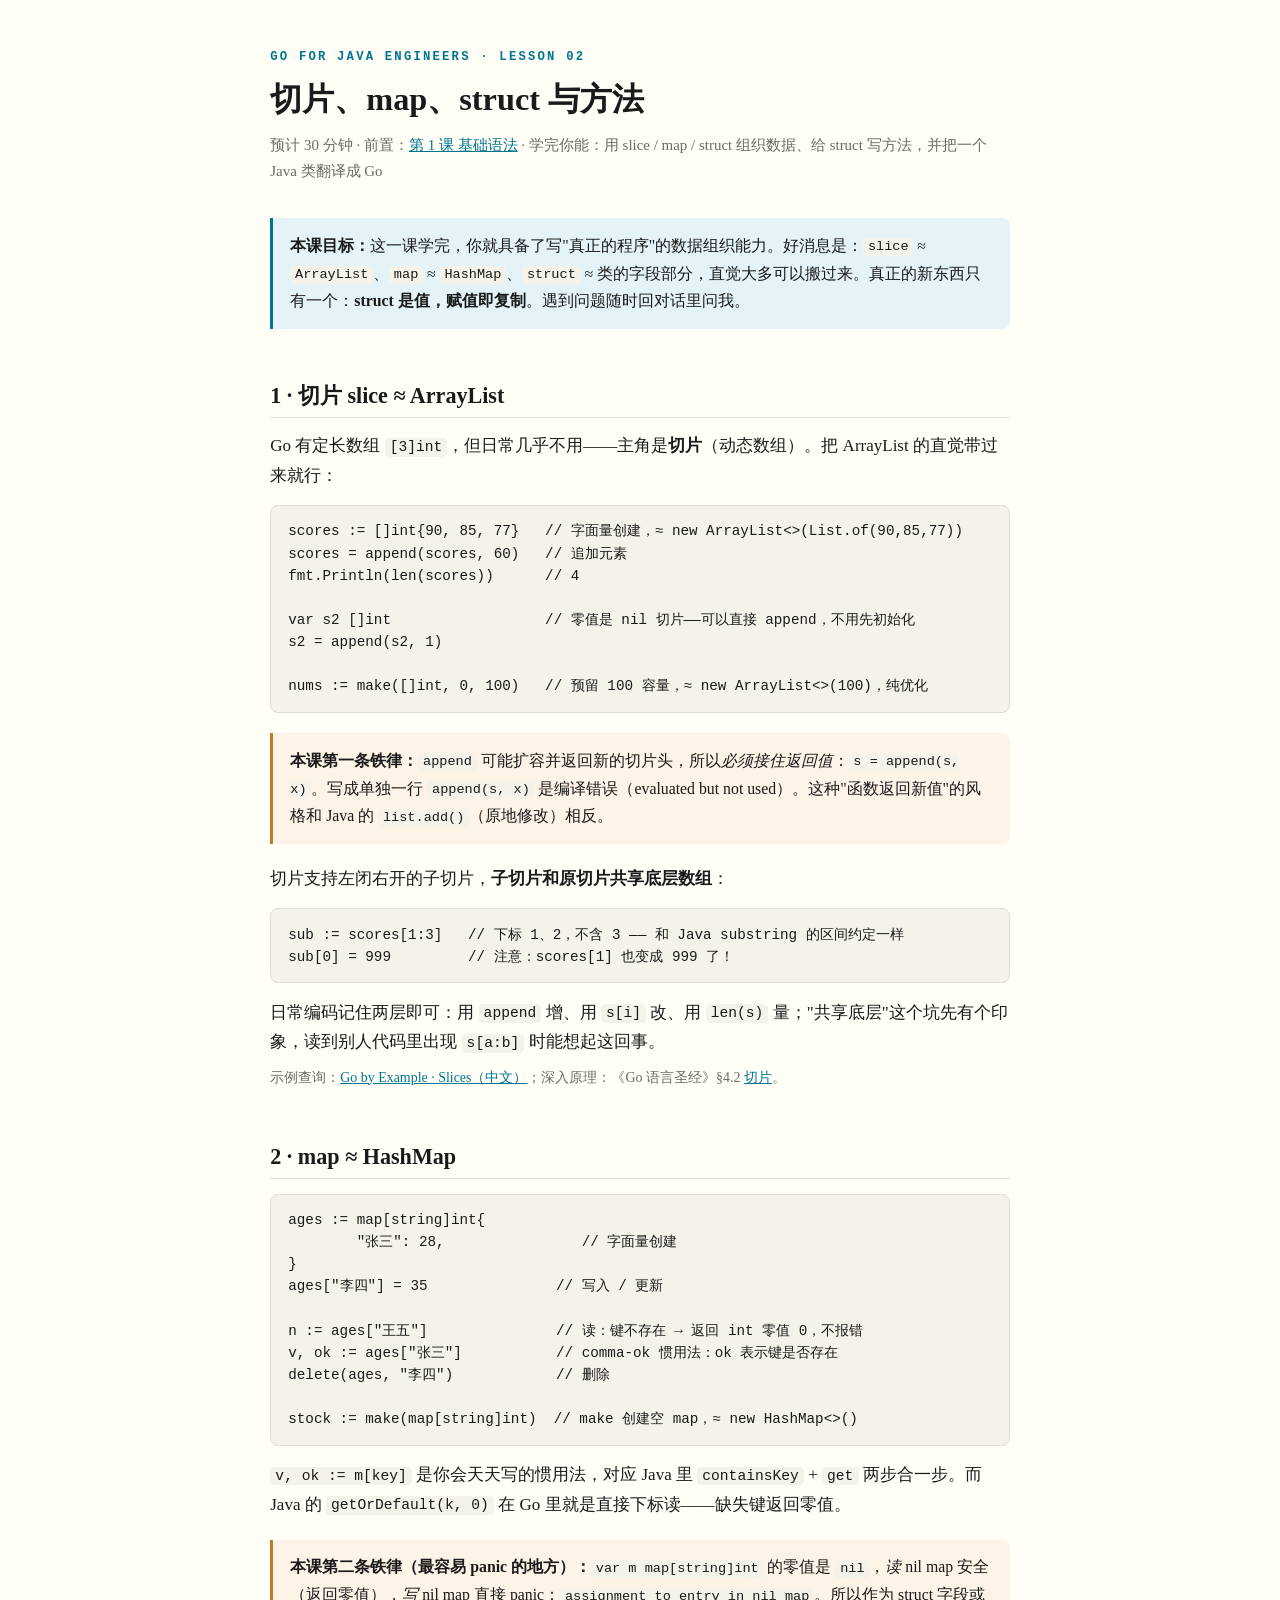
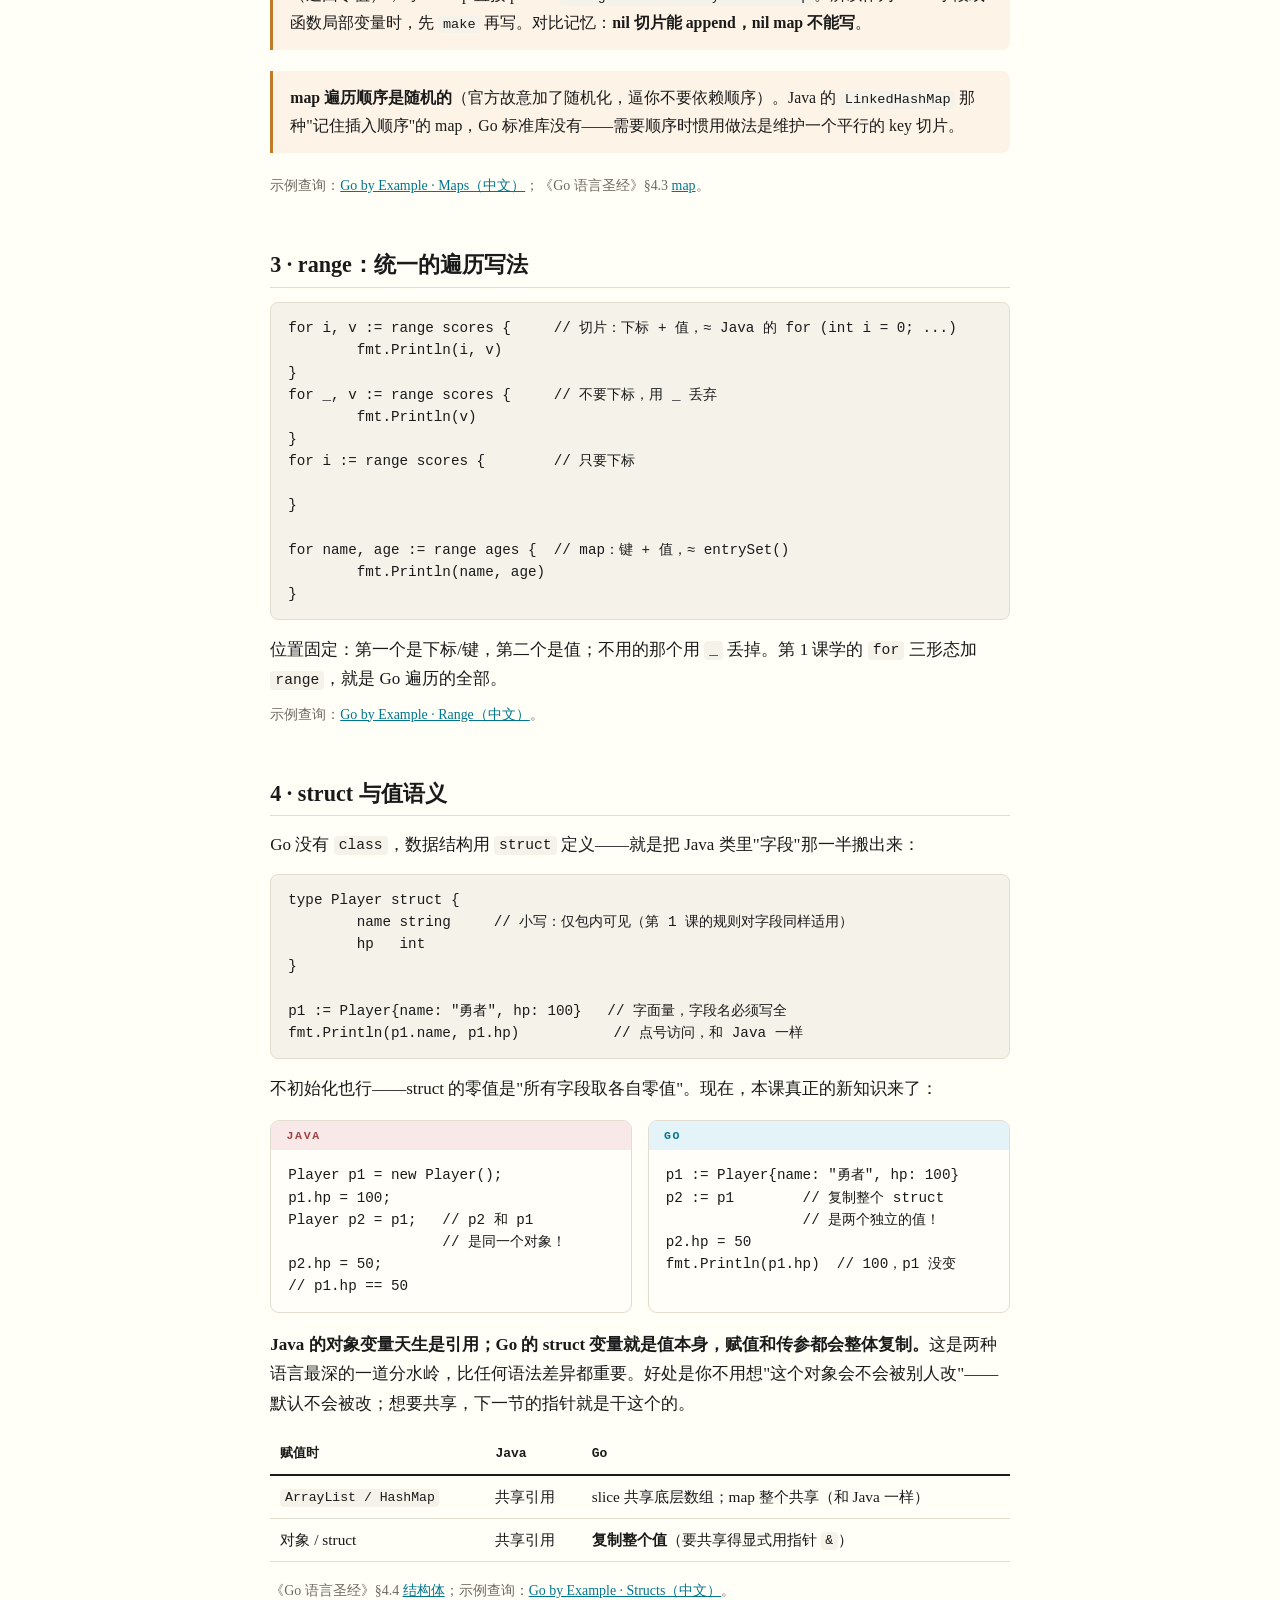
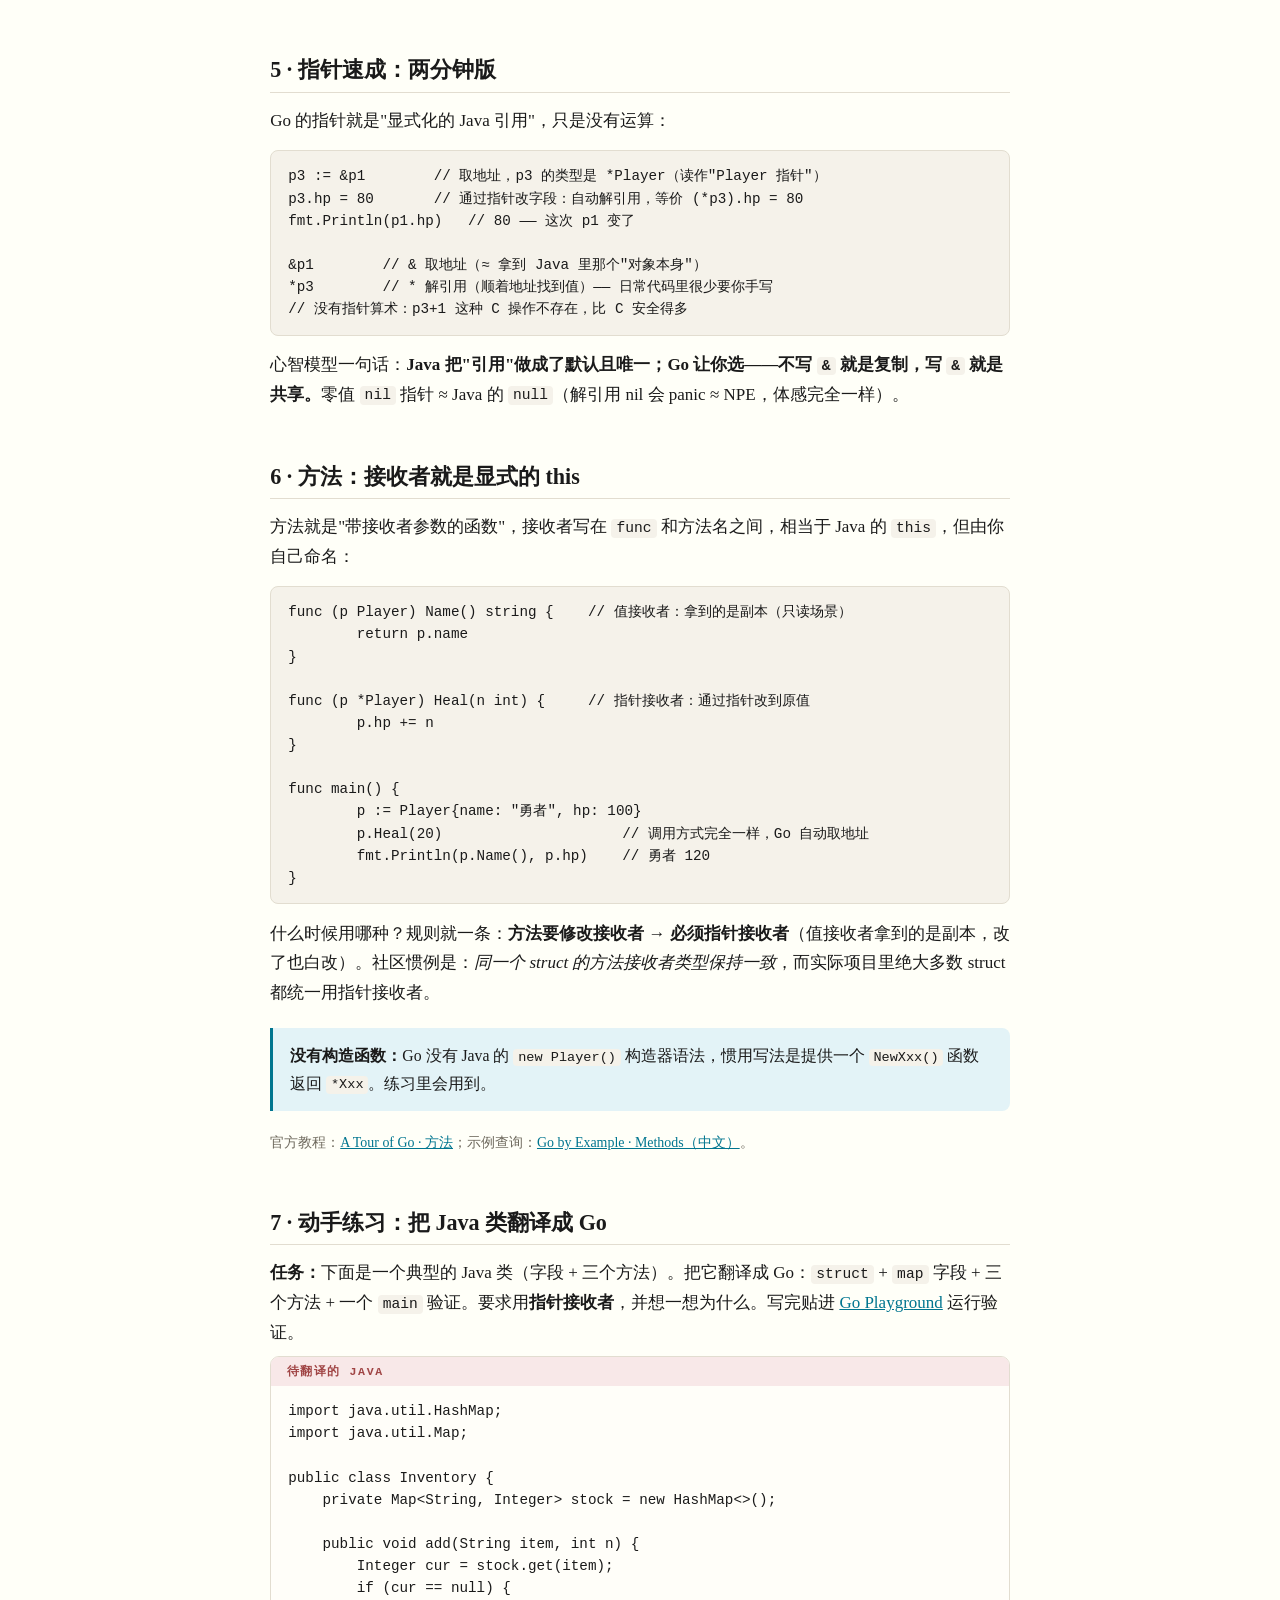
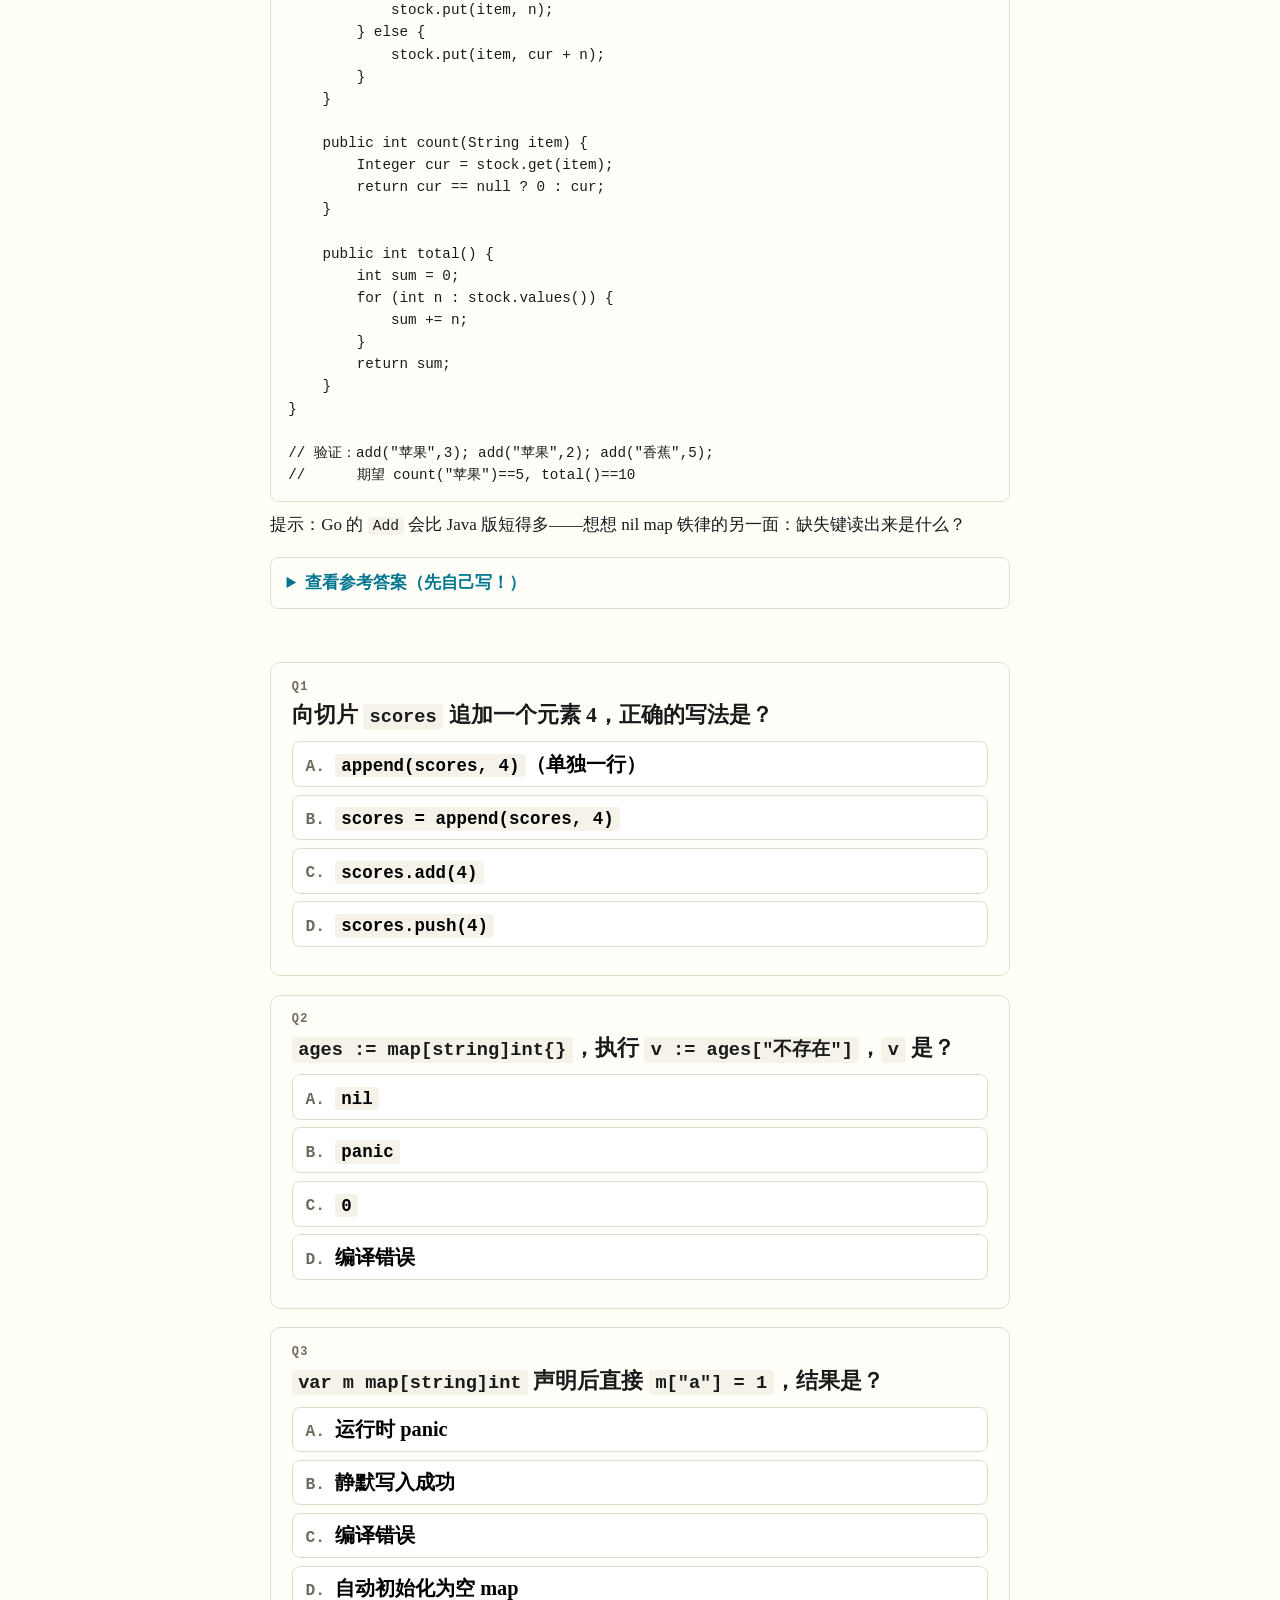
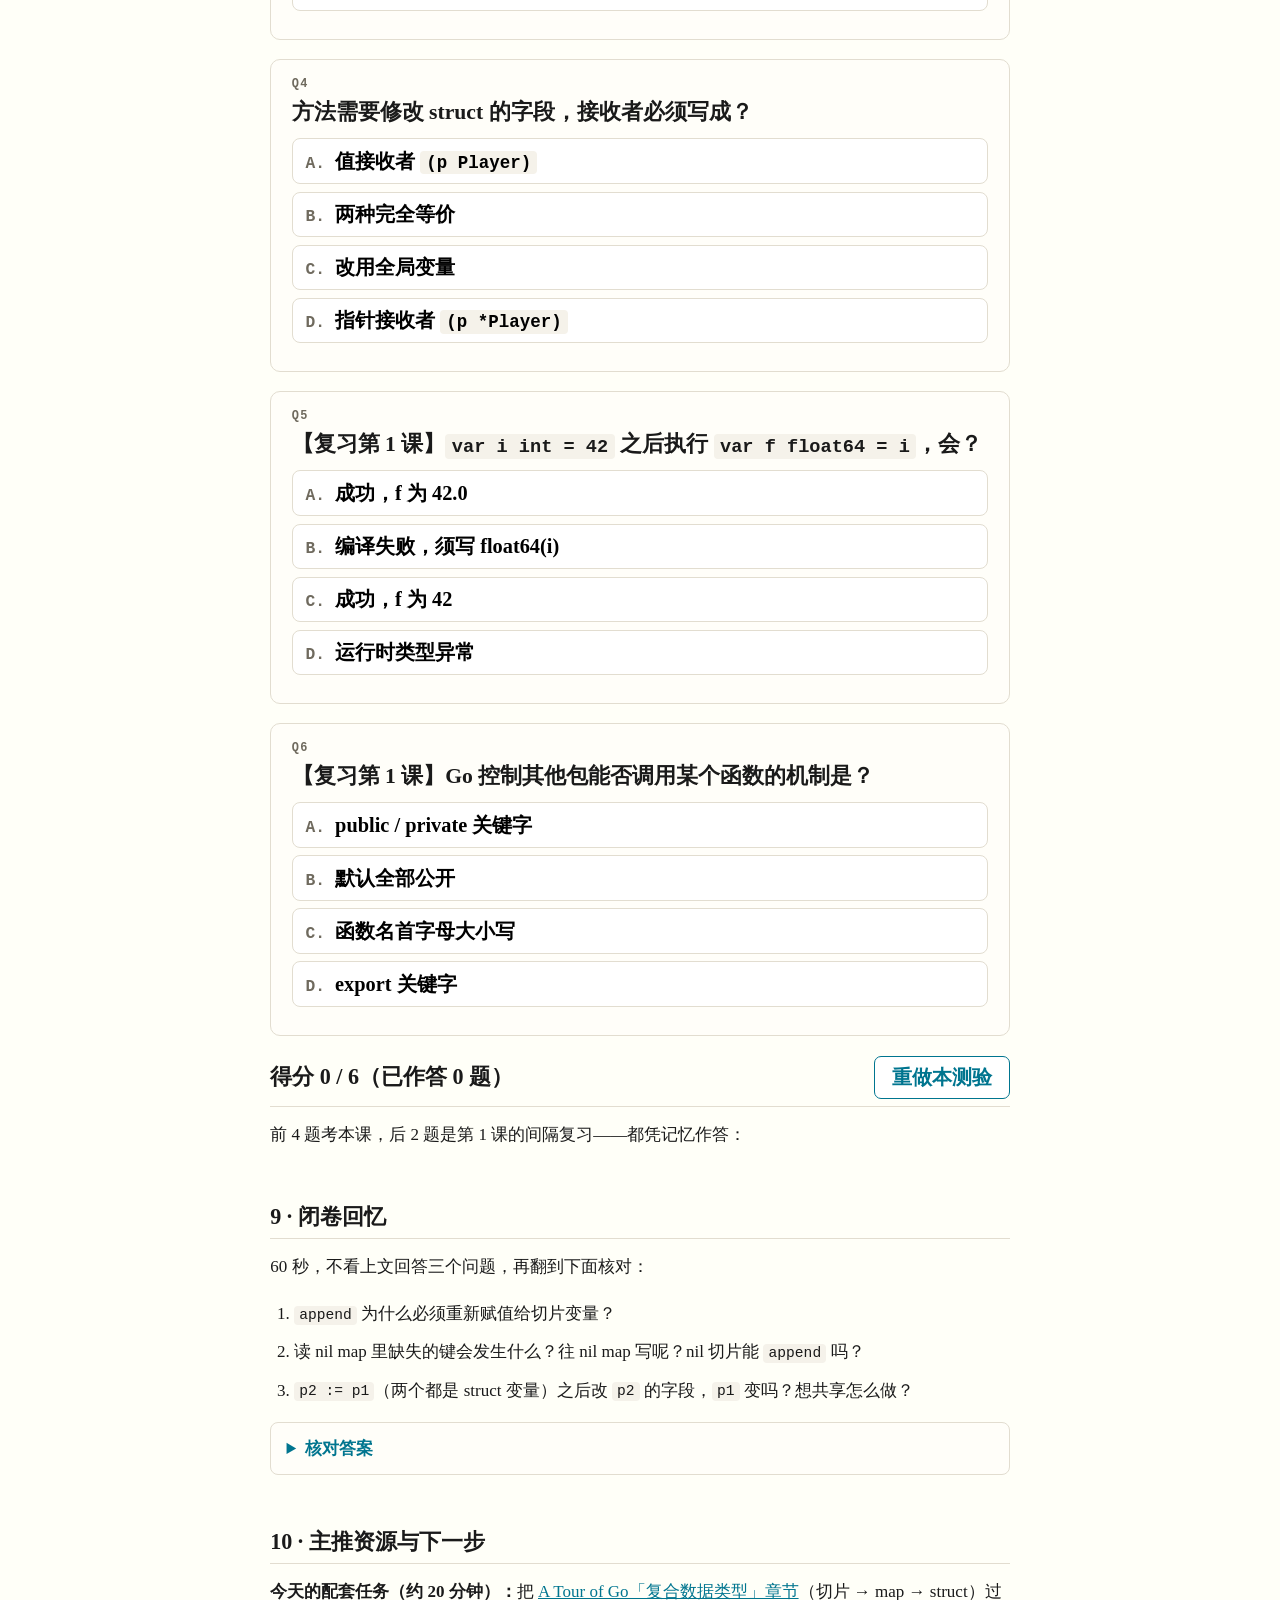
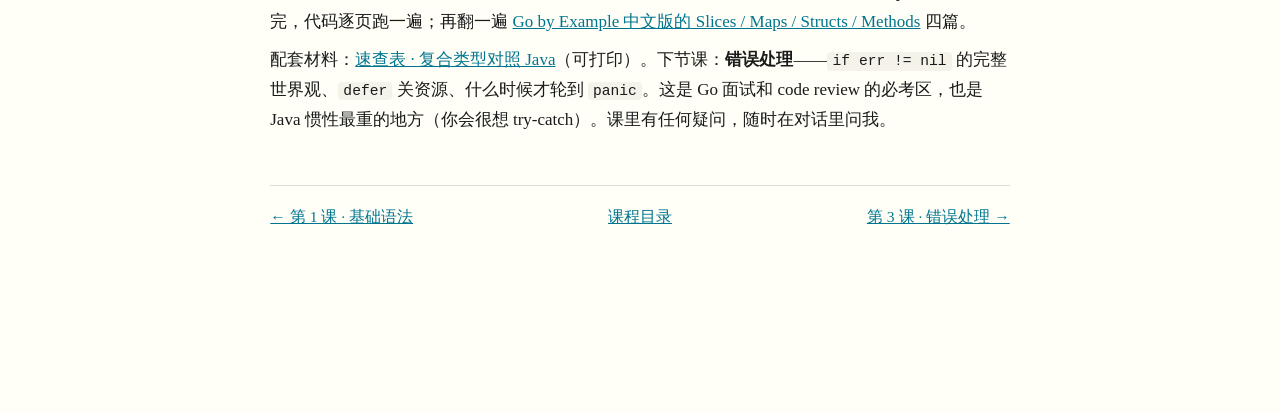
<file: go/grammar/lessons/0002-slices-maps-structs-methods.html>
<!DOCTYPE html>
<html lang="zh-CN">
<head>
<meta charset="utf-8">
<meta name="viewport" content="width=device-width, initial-scale=1">
<title>第 2 课 · 切片、map、struct 与方法</title>
<link rel="stylesheet" href="../assets/course.css">
</head>
<body>
<main>
  <div class="kicker">Go for Java Engineers · Lesson 02</div>
  <h1>切片、map、struct 与方法</h1>
  <p class="meta">预计 30 分钟 · 前置：<a href="0001-go-basics-for-java-developers.html">第 1 课 基础语法</a> · 学完你能：用 slice / map / struct 组织数据、给 struct 写方法，并把一个 Java 类翻译成 Go</p>

  <div class="note">
    <strong>本课目标：</strong>这一课学完，你就具备了写"真正的程序"的数据组织能力。好消息是：<code>slice</code> ≈ <code>ArrayList</code>、<code>map</code> ≈ <code>HashMap</code>、<code>struct</code> ≈ 类的字段部分，直觉大多可以搬过来。真正的新东西只有一个：<strong>struct 是值，赋值即复制</strong>。遇到问题随时回对话里问我。
  </div>

  <h2 id="slice">1 · 切片 slice ≈ ArrayList</h2>
  <p>Go 有定长数组 <code>[3]int</code>，但日常几乎不用——主角是<strong>切片</strong>（动态数组）。把 ArrayList 的直觉带过来就行：</p>
<pre><code>scores := []int{90, 85, 77}   // 字面量创建，≈ new ArrayList&lt;&gt;(List.of(90,85,77))
scores = append(scores, 60)   // 追加元素
fmt.Println(len(scores))      // 4

var s2 []int                  // 零值是 nil 切片——可以直接 append，不用先初始化
s2 = append(s2, 1)

nums := make([]int, 0, 100)   // 预留 100 容量，≈ new ArrayList&lt;&gt;(100)，纯优化</code></pre>
  <div class="warn">
    <strong>本课第一条铁律：</strong><code>append</code> 可能扩容并返回新的切片头，所以<em>必须接住返回值</em>：<code>s = append(s, x)</code>。写成单独一行 <code>append(s, x)</code> 是编译错误（evaluated but not used）。这种"函数返回新值"的风格和 Java 的 <code>list.add()</code>（原地修改）相反。
  </div>
  <p>切片支持左闭右开的子切片，<strong>子切片和原切片共享底层数组</strong>：</p>
<pre><code>sub := scores[1:3]   // 下标 1、2，不含 3 —— 和 Java substring 的区间约定一样
sub[0] = 999         // 注意：scores[1] 也变成 999 了！</code></pre>
  <p>日常编码记住两层即可：用 <code>append</code> 增、用 <code>s[i]</code> 改、用 <code>len(s)</code> 量；"共享底层"这个坑先有个印象，读到别人代码里出现 <code>s[a:b]</code> 时能想起这回事。</p>
  <p class="cite">示例查询：<a href="https://gobyexample-cn.github.io/slices">Go by Example · Slices（中文）</a>；深入原理：《Go 语言圣经》§4.2 <a href="https://gopl-zh.github.io/ch4/ch4-2.html">切片</a>。</p>

  <h2 id="map">2 · map ≈ HashMap</h2>
<pre><code>ages := map[string]int{
	"张三": 28,                // 字面量创建
}
ages["李四"] = 35               // 写入 / 更新

n := ages["王五"]               // 读：键不存在 → 返回 int 零值 0，不报错
v, ok := ages["张三"]           // comma-ok 惯用法：ok 表示键是否存在
delete(ages, "李四")            // 删除

stock := make(map[string]int)  // make 创建空 map，≈ new HashMap&lt;&gt;()</code></pre>
  <p><code>v, ok := m[key]</code> 是你会天天写的惯用法，对应 Java 里 <code>containsKey</code> + <code>get</code> 两步合一步。而 Java 的 <code>getOrDefault(k, 0)</code> 在 Go 里就是直接下标读——缺失键返回零值。</p>
  <div class="warn">
    <strong>本课第二条铁律（最容易 panic 的地方）：</strong><code>var m map[string]int</code> 的零值是 <code>nil</code>，<em>读</em> nil map 安全（返回零值），<em>写</em> nil map 直接 panic：<code>assignment to entry in nil map</code>。所以作为 struct 字段或函数局部变量时，先 <code>make</code> 再写。对比记忆：<strong>nil 切片能 append，nil map 不能写</strong>。
  </div>
  <div class="warn">
    <strong>map 遍历顺序是随机的</strong>（官方故意加了随机化，逼你不要依赖顺序）。Java 的 <code>LinkedHashMap</code> 那种"记住插入顺序"的 map，Go 标准库没有——需要顺序时惯用做法是维护一个平行的 key 切片。
  </div>
  <p class="cite">示例查询：<a href="https://gobyexample-cn.github.io/maps">Go by Example · Maps（中文）</a>；《Go 语言圣经》§4.3 <a href="https://gopl-zh.github.io/ch4/ch4-3.html">map</a>。</p>

  <h2 id="range">3 · range：统一的遍历写法</h2>
<pre><code>for i, v := range scores {     // 切片：下标 + 值，≈ Java 的 for (int i = 0; ...)
	fmt.Println(i, v)
}
for _, v := range scores {     // 不要下标，用 _ 丢弃
	fmt.Println(v)
}
for i := range scores {        // 只要下标

}

for name, age := range ages {  // map：键 + 值，≈ entrySet()
	fmt.Println(name, age)
}</code></pre>
  <p>位置固定：第一个是下标/键，第二个是值；不用的那个用 <code>_</code> 丢掉。第 1 课学的 <code>for</code> 三形态加 <code>range</code>，就是 Go 遍历的全部。</p>
  <p class="cite">示例查询：<a href="https://gobyexample-cn.github.io/range">Go by Example · Range（中文）</a>。</p>

  <h2 id="struct">4 · struct 与值语义</h2>
  <p>Go 没有 <code>class</code>，数据结构用 <code>struct</code> 定义——就是把 Java 类里"字段"那一半搬出来：</p>
<pre><code>type Player struct {
	name string     // 小写：仅包内可见（第 1 课的规则对字段同样适用）
	hp   int
}

p1 := Player{name: "勇者", hp: 100}   // 字面量，字段名必须写全
fmt.Println(p1.name, p1.hp)           // 点号访问，和 Java 一样</code></pre>
  <p>不初始化也行——struct 的零值是"所有字段取各自零值"。现在，本课真正的新知识来了：</p>
  <div class="compare">
    <div class="panel java"><div class="panel-title">Java</div>
<pre><code>Player p1 = new Player();
p1.hp = 100;
Player p2 = p1;   // p2 和 p1
                  // 是同一个对象！
p2.hp = 50;
// p1.hp == 50</code></pre></div>
    <div class="panel go"><div class="panel-title">Go</div>
<pre><code>p1 := Player{name: "勇者", hp: 100}
p2 := p1        // 复制整个 struct
                // 是两个独立的值！
p2.hp = 50
fmt.Println(p1.hp)  // 100，p1 没变</code></pre></div>
  </div>
  <p><strong>Java 的对象变量天生是引用；Go 的 struct 变量就是值本身，赋值和传参都会整体复制。</strong>这是两种语言最深的一道分水岭，比任何语法差异都重要。好处是你不用想"这个对象会不会被别人改"——默认不会被改；想要共享，下一节的指针就是干这个的。</p>
  <table>
    <tr><th>赋值时</th><th>Java</th><th>Go</th></tr>
    <tr><td><code>ArrayList / HashMap</code></td><td>共享引用</td><td>slice 共享底层数组；map 整个共享（和 Java 一样）</td></tr>
    <tr><td>对象 / struct</td><td>共享引用</td><td><strong>复制整个值</strong>（要共享得显式用指针 <code>&amp;</code>）</td></tr>
  </table>
  <p class="cite">《Go 语言圣经》§4.4 <a href="https://gopl-zh.github.io/ch4/ch4-4.html">结构体</a>；示例查询：<a href="https://gobyexample-cn.github.io/structs">Go by Example · Structs（中文）</a>。</p>

  <h2 id="pointer">5 · 指针速成：两分钟版</h2>
  <p>Go 的指针就是"显式化的 Java 引用"，只是没有运算：</p>
<pre><code>p3 := &amp;p1        // 取地址，p3 的类型是 *Player（读作"Player 指针"）
p3.hp = 80       // 通过指针改字段：自动解引用，等价 (*p3).hp = 80
fmt.Println(p1.hp)   // 80 —— 这次 p1 变了

&amp;p1        // &amp; 取地址（≈ 拿到 Java 里那个"对象本身"）
*p3        // * 解引用（顺着地址找到值）—— 日常代码里很少要你手写
// 没有指针算术：p3+1 这种 C 操作不存在，比 C 安全得多</code></pre>
  <p>心智模型一句话：<strong>Java 把"引用"做成了默认且唯一；Go 让你选——不写 <code>&amp;</code> 就是复制，写 <code>&amp;</code> 就是共享。</strong>零值 <code>nil</code> 指针 ≈ Java 的 <code>null</code>（解引用 nil 会 panic ≈ NPE，体感完全一样）。</p>

  <h2 id="method">6 · 方法：接收者就是显式的 this</h2>
  <p>方法就是"带接收者参数的函数"，接收者写在 <code>func</code> 和方法名之间，相当于 Java 的 <code>this</code>，但由你自己命名：</p>
<pre><code>func (p Player) Name() string {    // 值接收者：拿到的是副本（只读场景）
	return p.name
}

func (p *Player) Heal(n int) {     // 指针接收者：通过指针改到原值
	p.hp += n
}

func main() {
	p := Player{name: "勇者", hp: 100}
	p.Heal(20)                     // 调用方式完全一样，Go 自动取地址
	fmt.Println(p.Name(), p.hp)    // 勇者 120
}</code></pre>
  <p>什么时候用哪种？规则就一条：<strong>方法要修改接收者 → 必须指针接收者</strong>（值接收者拿到的是副本，改了也白改）。社区惯例是：<em>同一个 struct 的方法接收者类型保持一致</em>，而实际项目里绝大多数 struct 都统一用指针接收者。</p>
  <div class="note">
    <strong>没有构造函数：</strong>Go 没有 Java 的 <code>new Player()</code> 构造器语法，惯用写法是提供一个 <code>NewXxx()</code> 函数返回 <code>*Xxx</code>。练习里会用到。
  </div>
  <p class="cite">官方教程：<a href="https://tour.go-zh.org/methods/1">A Tour of Go · 方法</a>；示例查询：<a href="https://gobyexample-cn.github.io/methods">Go by Example · Methods（中文）</a>。</p>

  <h2 id="exercise">7 · 动手练习：把 Java 类翻译成 Go</h2>
  <p><strong>任务：</strong>下面是一个典型的 Java 类（字段 + 三个方法）。把它翻译成 Go：<code>struct</code> + <code>map</code> 字段 + 三个方法 + 一个 <code>main</code> 验证。要求用<strong>指针接收者</strong>，并想一想为什么。写完贴进 <a href="https://go.dev/play/">Go Playground</a> 运行验证。</p>
  <div class="panel java"><div class="panel-title">待翻译的 Java</div>
<pre><code>import java.util.HashMap;
import java.util.Map;

public class Inventory {
    private Map&lt;String, Integer&gt; stock = new HashMap&lt;&gt;();

    public void add(String item, int n) {
        Integer cur = stock.get(item);
        if (cur == null) {
            stock.put(item, n);
        } else {
            stock.put(item, cur + n);
        }
    }

    public int count(String item) {
        Integer cur = stock.get(item);
        return cur == null ? 0 : cur;
    }

    public int total() {
        int sum = 0;
        for (int n : stock.values()) {
            sum += n;
        }
        return sum;
    }
}

// 验证：add("苹果",3); add("苹果",2); add("香蕉",5);
//      期望 count("苹果")==5, total()==10</code></pre></div>
  <p>提示：Go 的 <code>Add</code> 会比 Java 版短得多——想想 nil map 铁律的另一面：缺失键读出来是什么？</p>
  <details>
    <summary>查看参考答案（先自己写！）</summary>
<pre><code>package main

import "fmt"

type Inventory struct {
	stock map[string]int
}

func NewInventory() *Inventory {          // 构造器惯例
	return &amp;Inventory{stock: make(map[string]int)}  // 字段必须 make，否则写 nil map panic
}

func (inv *Inventory) Add(item string, n int) {
	inv.stock[item] += n                  // 缺失键读到 0，+= 直接成立，不用判 null
}

func (inv *Inventory) Count(item string) int {
	return inv.stock[item]                // 缺失返回 0，天生就是 getOrDefault
}

func (inv *Inventory) Total() int {
	sum := 0
	for _, n := range inv.stock {         // 只用值，键用 _ 丢弃
		sum += n
	}
	return sum
}

func main() {
	inv := NewInventory()
	inv.Add("苹果", 3)
	inv.Add("苹果", 2)
	inv.Add("香蕉", 5)
	fmt.Println(inv.Count("苹果"), inv.Total())  // 5 10
}</code></pre>
    <p><strong>自评清单：</strong>① <code>NewInventory</code> 里对字段做了 <code>make</code>？② 三个方法都用指针接收者（<code>Total</code> 只读，值接收者也行——但惯例是保持统一）？③ <code>Add</code> 和 <code>Count</code> 里没有任何 <code>== null</code> 判断？④ <code>range</code> 时用 <code>_</code> 丢弃了键？⑤ 方法名大写（<code>Add</code> 而不是 <code>add</code>），保持导出惯例？</p>
  </details>

  <h2 id="quiz">8 · 检索测验</h2>
  <p>前 4 题考本课，后 2 题是第 1 课的间隔复习——都凭记忆作答：</p>
  <div id="quiz"></div>

  <h2>9 · 闭卷回忆</h2>
  <p>60 秒，不看上文回答三个问题，再翻到下面核对：</p>
  <ol>
    <li><code>append</code> 为什么必须重新赋值给切片变量？</li>
    <li>读 nil map 里缺失的键会发生什么？往 nil map 写呢？nil 切片能 <code>append</code> 吗？</li>
    <li><code>p2 := p1</code>（两个都是 struct 变量）之后改 <code>p2</code> 的字段，<code>p1</code> 变吗？想共享怎么做？</li>
  </ol>
  <details>
    <summary>核对答案</summary>
    <ol>
      <li>扩容时底层会换新数组，append 返回新切片头；不接住就可能丢数据，且单独调用是编译错误。</li>
      <li>读：安全，返回值类型零值；写：panic；nil 切片可以直接 append（三者对比着记）。</li>
      <li>不变——struct 赋值是整体复制；想要共享用 <code>&amp;</code> 取指针（或方法用指针接收者）。</li>
    </ol>
  </details>

  <h2>10 · 主推资源与下一步</h2>
  <p><strong>今天的配套任务（约 20 分钟）：</strong>把 <a href="https://tour.go-zh.org/moretypes/1">A Tour of Go「复合数据类型」章节</a>（切片 → map → struct）过完，代码逐页跑一遍；再翻一遍 <a href="https://gobyexample-cn.github.io/slices">Go by Example 中文版的 Slices / Maps / Structs / Methods</a> 四篇。</p>
  <p>配套材料：<a href="../reference/go-composite-types-vs-java.html">速查表 · 复合类型对照 Java</a>（可打印）。下节课：<strong>错误处理</strong>——<code>if err != nil</code> 的完整世界观、<code>defer</code> 关资源、什么时候才轮到 <code>panic</code>。这是 Go 面试和 code review 的必考区，也是 Java 惯性最重的地方（你会很想 try-catch）。课里有任何疑问，随时在对话里问我。</p>

  <nav class="lesson-nav">
    <a href="0001-go-basics-for-java-developers.html">← 第 1 课 · 基础语法</a>
    <a href="../index.html">课程目录</a>
    <a href="0003-error-handling.html">第 3 课 · 错误处理 →</a>
  </nav>
</main>

<script src="../assets/quiz.js"></script>
<script>
renderQuiz("#quiz", [
  {
    q: "向切片 <code>scores</code> 追加一个元素 4，正确的写法是？",
    options: [
      "<code>append(scores, 4)</code>（单独一行）",
      "<code>scores = append(scores, 4)</code>",
      "<code>scores.add(4)</code>",
      "<code>scores.push(4)</code>"
    ],
    answer: 1,
    explain: "<code>append</code> 扩容时可能搬到底层数组，所以返回新切片、<strong>必须接住</strong>。单独一行调用是编译错误（evaluated but not used）——和 Java <code>list.add()</code> 的原地修改相反。（<a href='https://gobyexample-cn.github.io/slices'>Go by Example · Slices</a>）"
  },
  {
    q: "<code>ages := map[string]int{}</code>，执行 <code>v := ages[\"不存在\"]</code>，<code>v</code> 是？",
    options: [
      "<code>nil</code>",
      "<code>panic</code>",
      "<code>0</code>",
      "编译错误"
    ],
    answer: 2,
    explain: "读 map 的缺失键<strong>永远安全</strong>，返回值类型的零值（这里 int 是 0）。需要区分\"键不存在\"时用 comma-ok：<code>v, ok := ages[k]</code>。（<a href='https://gobyexample-cn.github.io/maps'>Go by Example · Maps</a>）"
  },
  {
    q: "<code>var m map[string]int</code> 声明后直接 <code>m[\"a\"] = 1</code>，结果是？",
    options: [
      "运行时 panic",
      "静默写入成功",
      "编译错误",
      "自动初始化为空 map"
    ],
    answer: 0,
    explain: "map 的零值是 <code>nil</code>：<strong>读</strong> nil map 安全（返回零值），<strong>写</strong>直接 panic。所以字段/局部 map 先 <code>make</code>。对比记：nil <strong>切片</strong>反而可以直接 append。（本课铁律二）"
  },
  {
    q: "方法需要修改 struct 的字段，接收者必须写成？",
    options: [
      "值接收者 <code>(p Player)</code>",
      "两种完全等价",
      "改用全局变量",
      "指针接收者 <code>(p *Player)</code>"
    ],
    answer: 3,
    explain: "值接收者拿到的是<strong>副本</strong>，改字段改在副本上，方法返回后就丢了。指针接收者通过指针改到原值。惯例：同一 struct 的方法接收者类型保持统一（一般都用指针）。（本课第 6 节）"
  },
  {
    q: "【复习第 1 课】<code>var i int = 42</code> 之后执行 <code>var f float64 = i</code>，会？",
    options: [
      "成功，f 为 42.0",
      "编译失败，须写 float64(i)",
      "成功，f 为 42",
      "运行时类型异常"
    ],
    answer: 1,
    explain: "间隔复习：Go <strong>没有隐式类型转换</strong>，int → float64 必须显式 <code>float64(i)</code>。和 Java 的自动加宽相反，这条要保持警觉。"
  },
  {
    q: "【复习第 1 课】Go 控制其他包能否调用某个函数的机制是？",
    options: [
      "public / private 关键字",
      "默认全部公开",
      "函数名首字母大小写",
      "export 关键字"
    ],
    answer: 2,
    explain: "间隔复习：首字母<strong>大写导出</strong>（≈ public）、<strong>小写仅包内可见</strong>（≈ 包私有）。本课 struct 的字段同理——<code>Inventory.stock</code> 小写就是包内私有。"
  }
]);
</script>
</body>
</html>
</file>
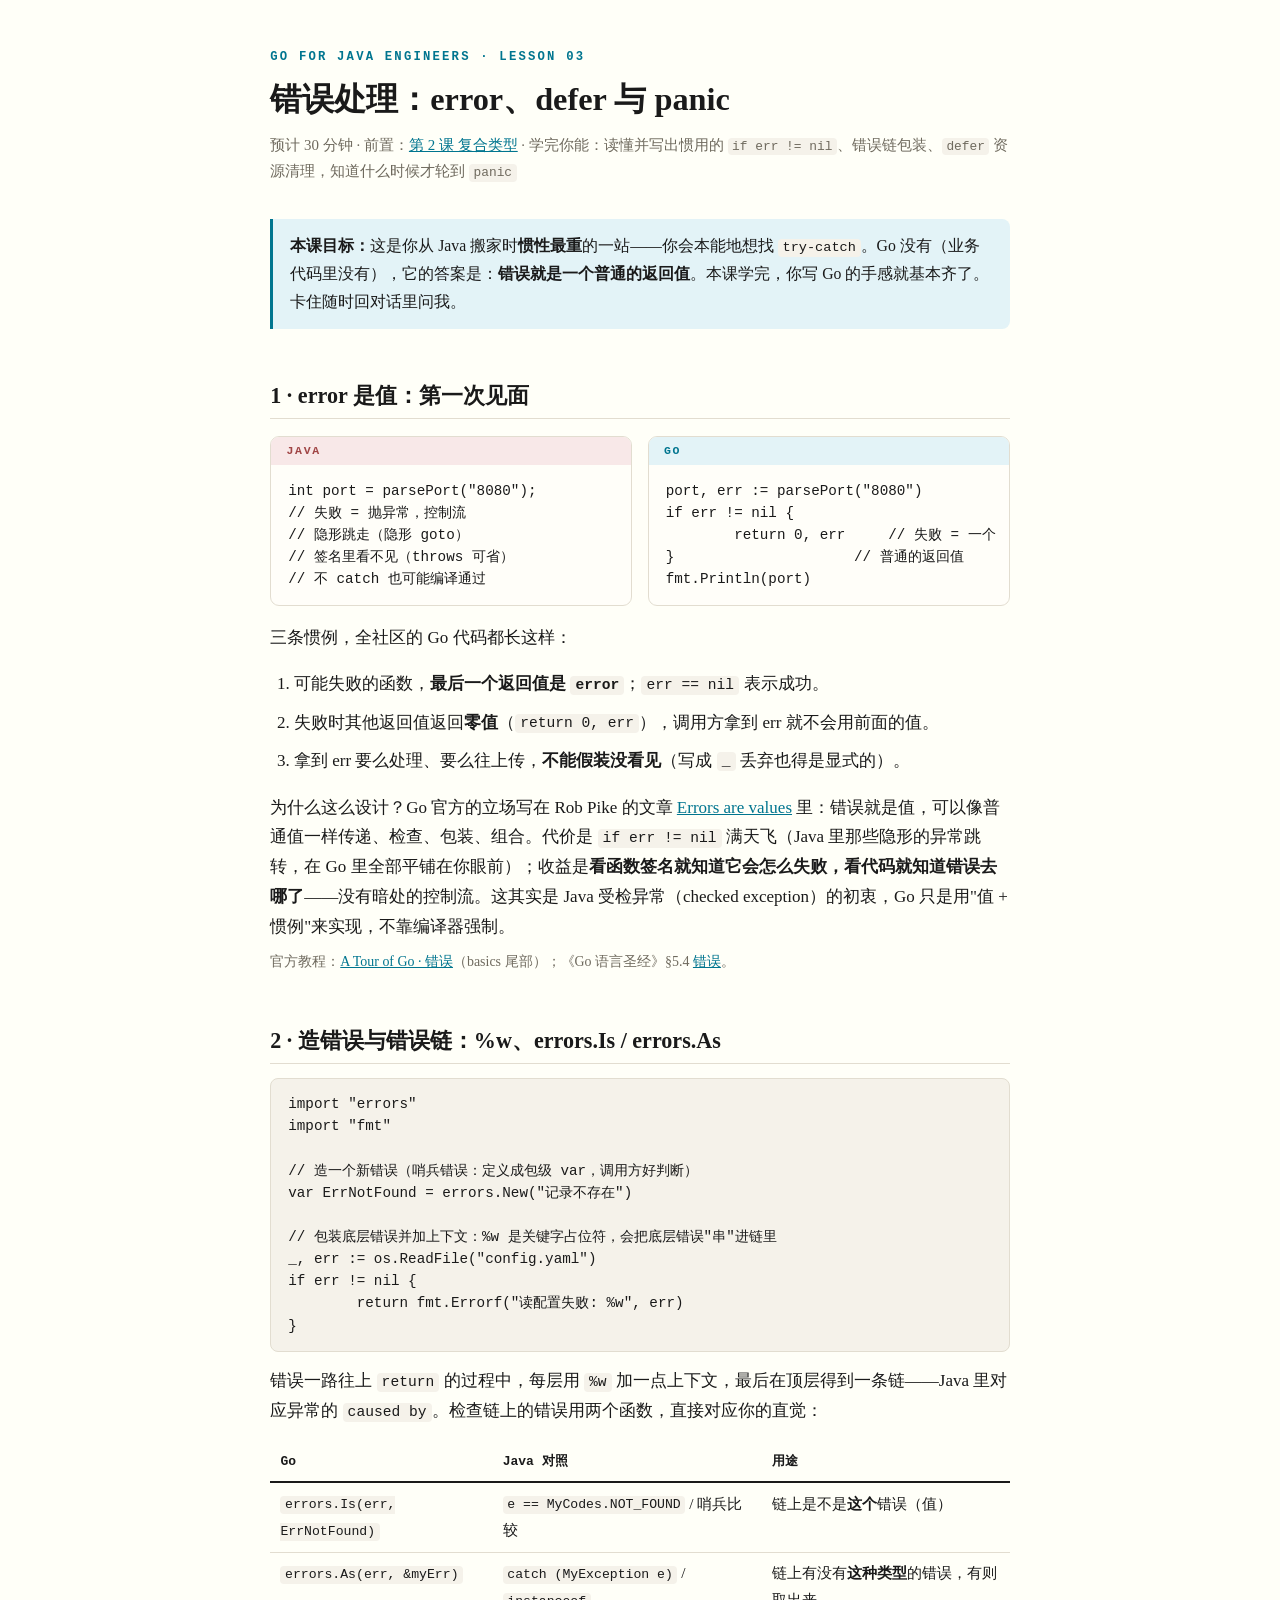
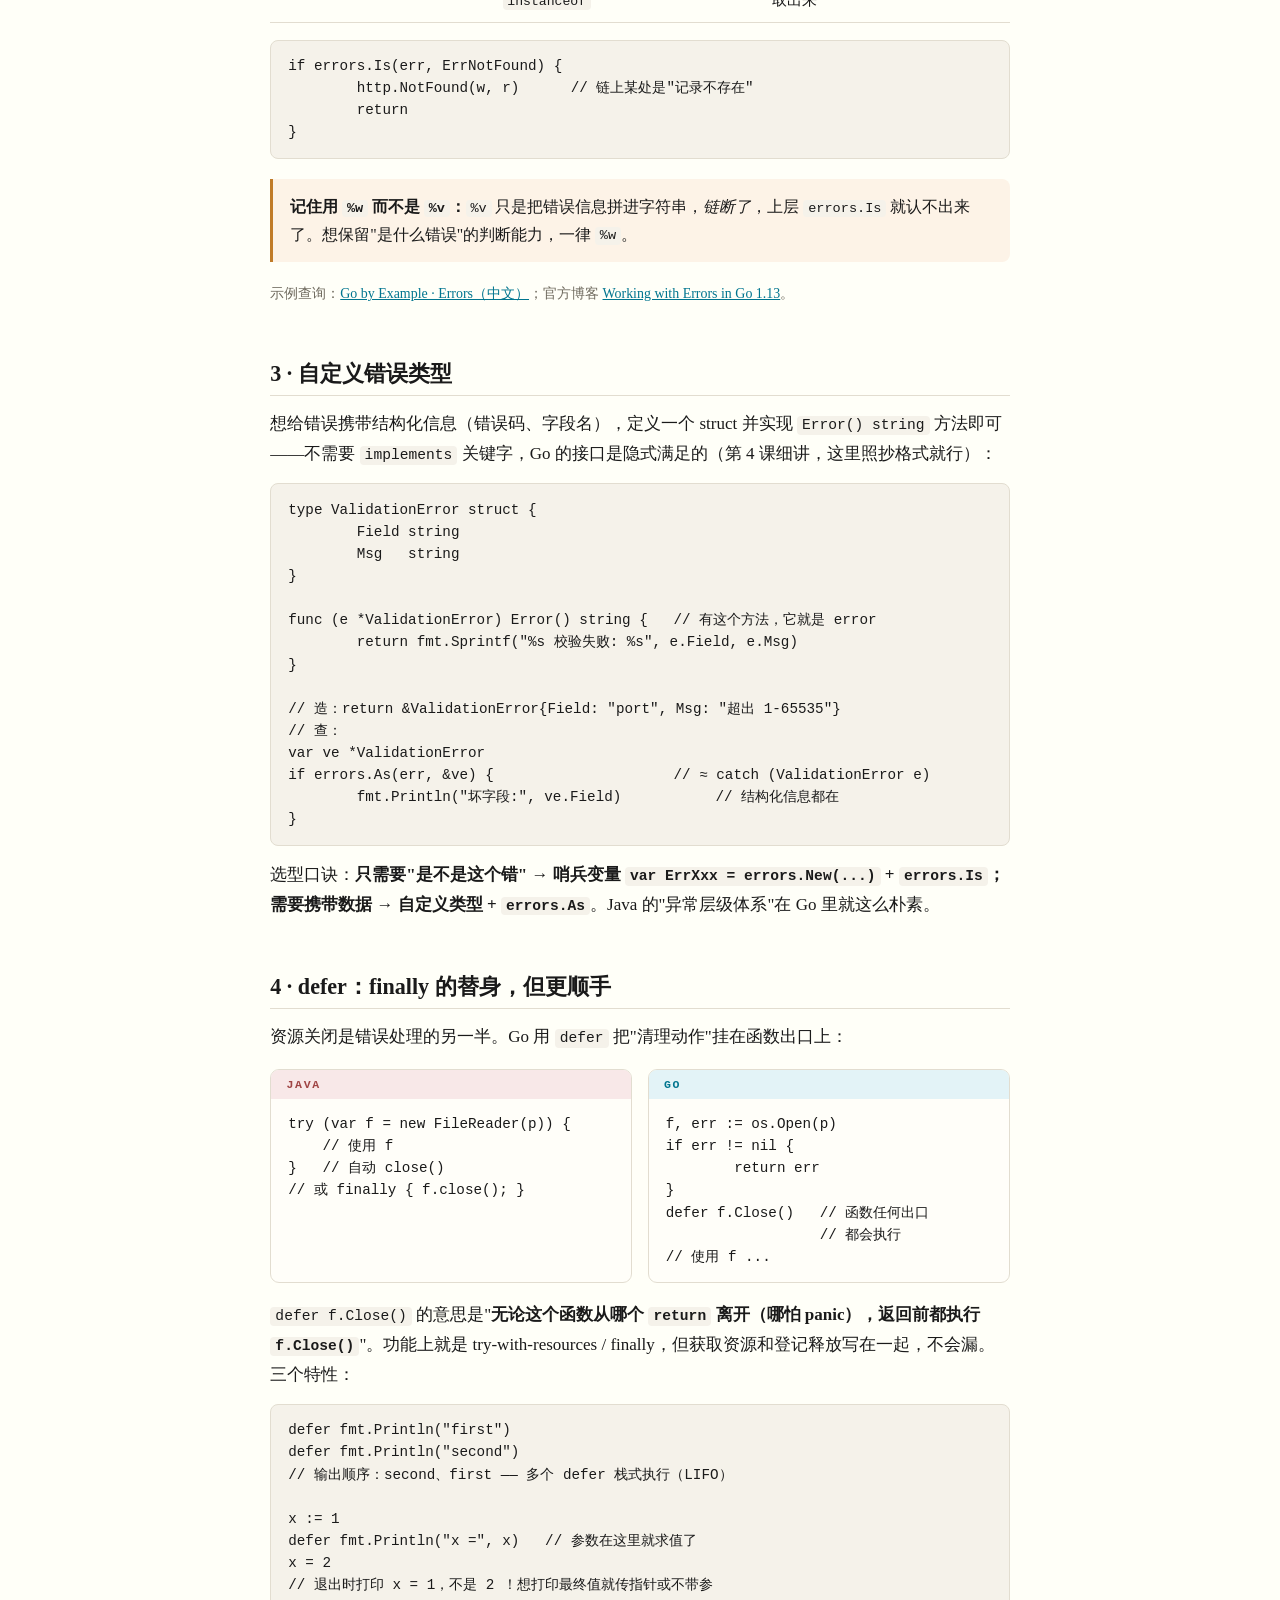
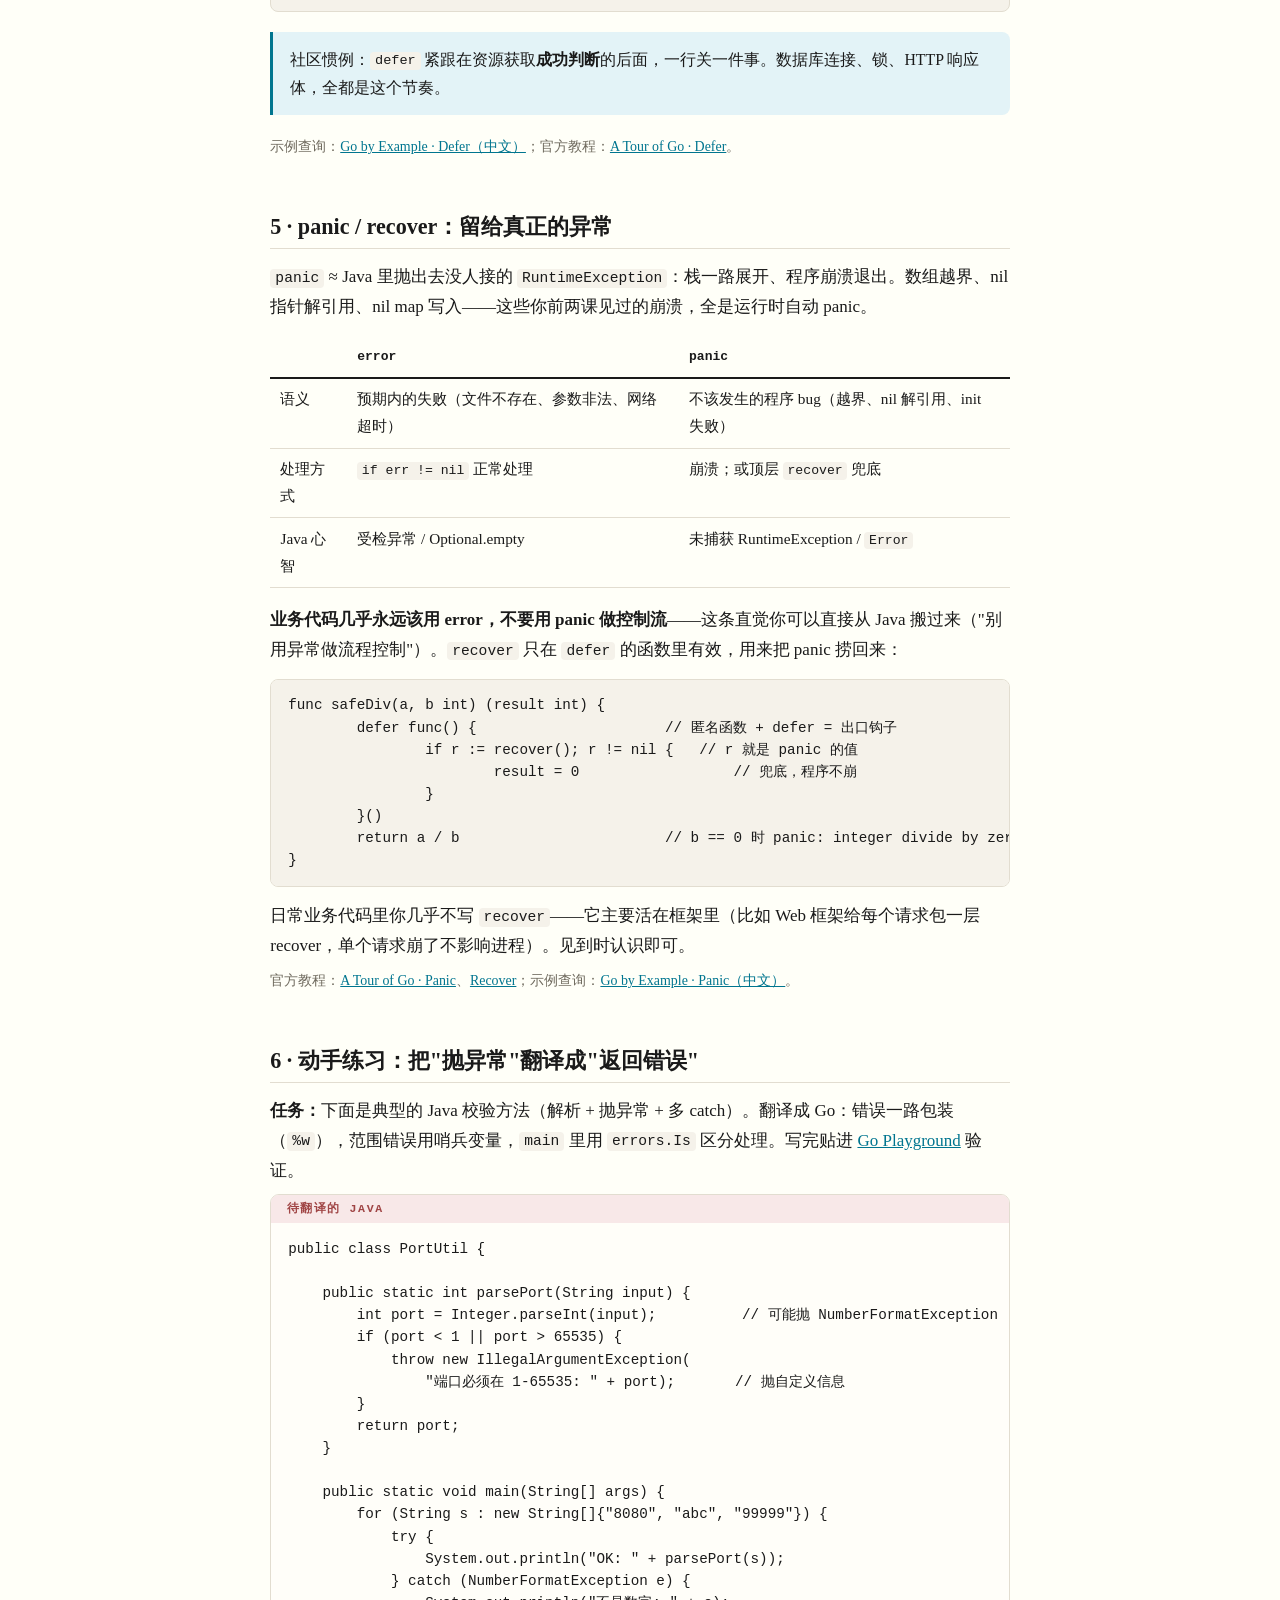
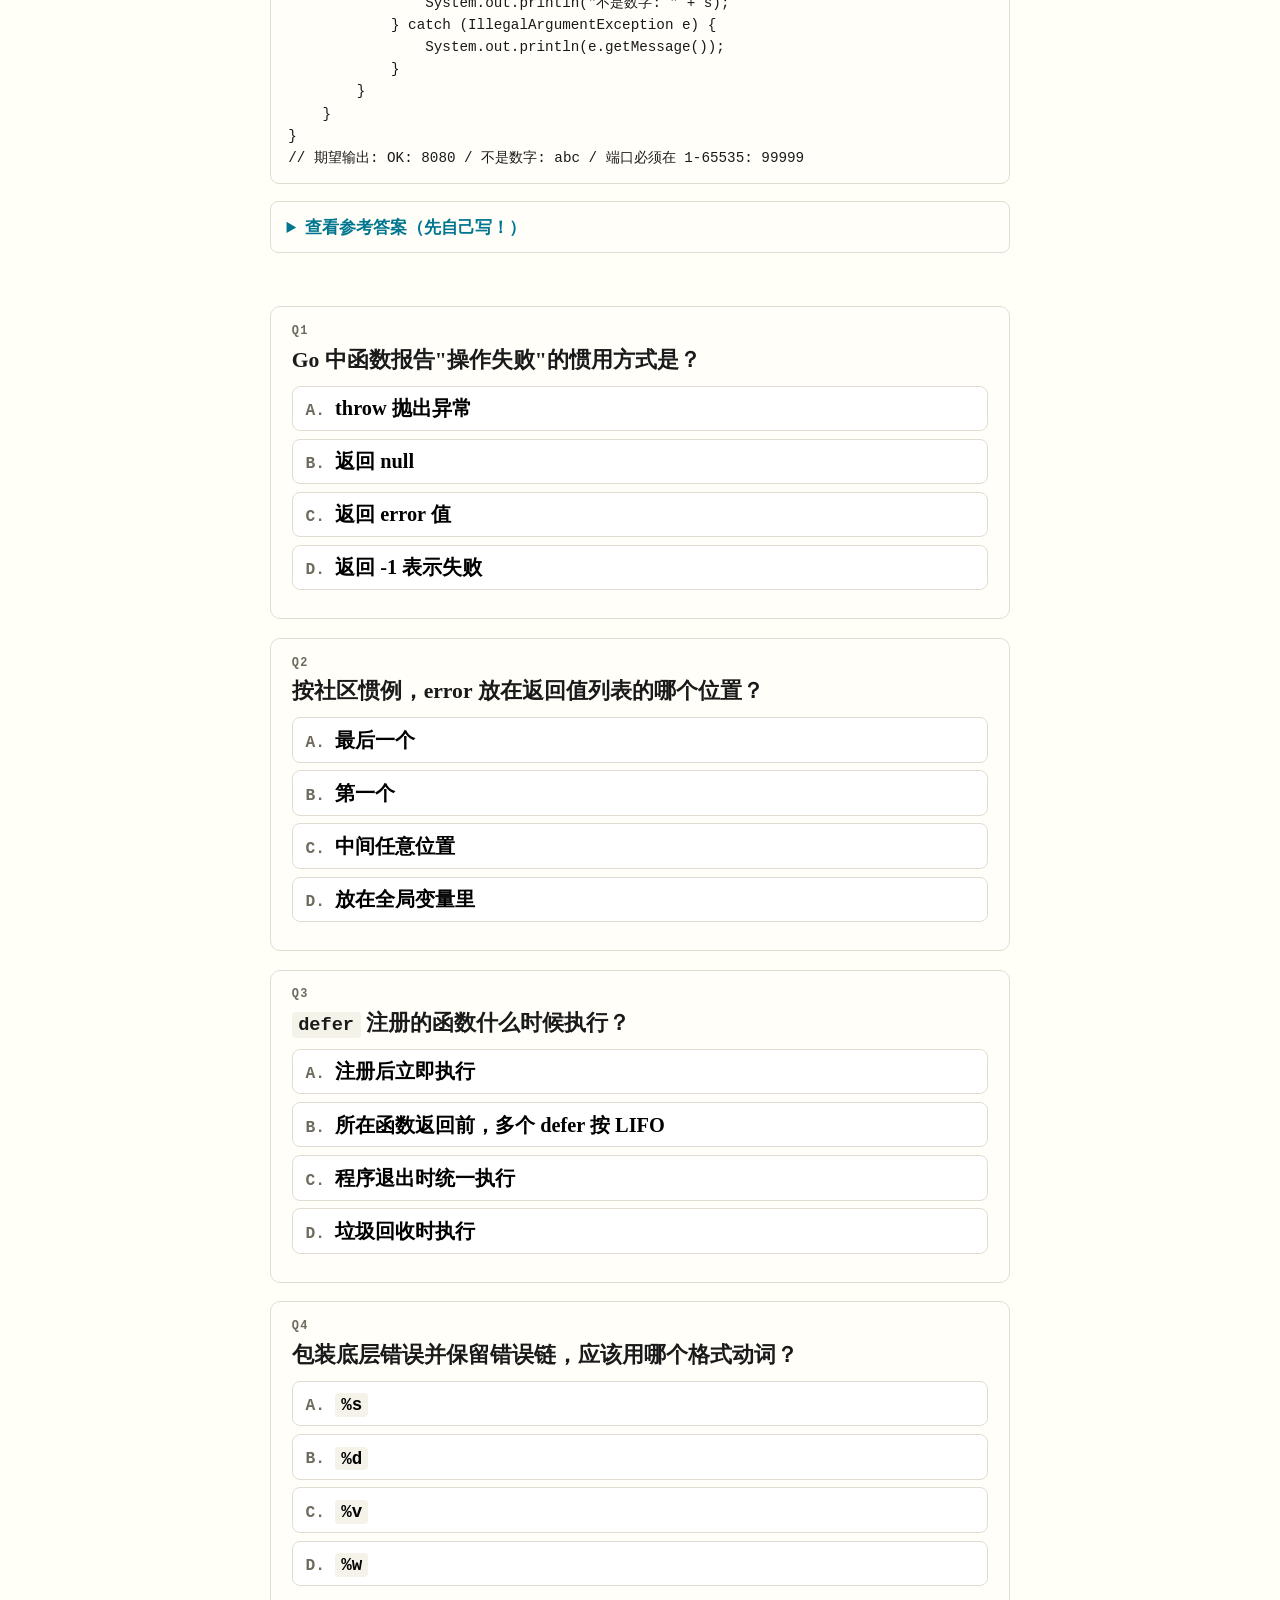
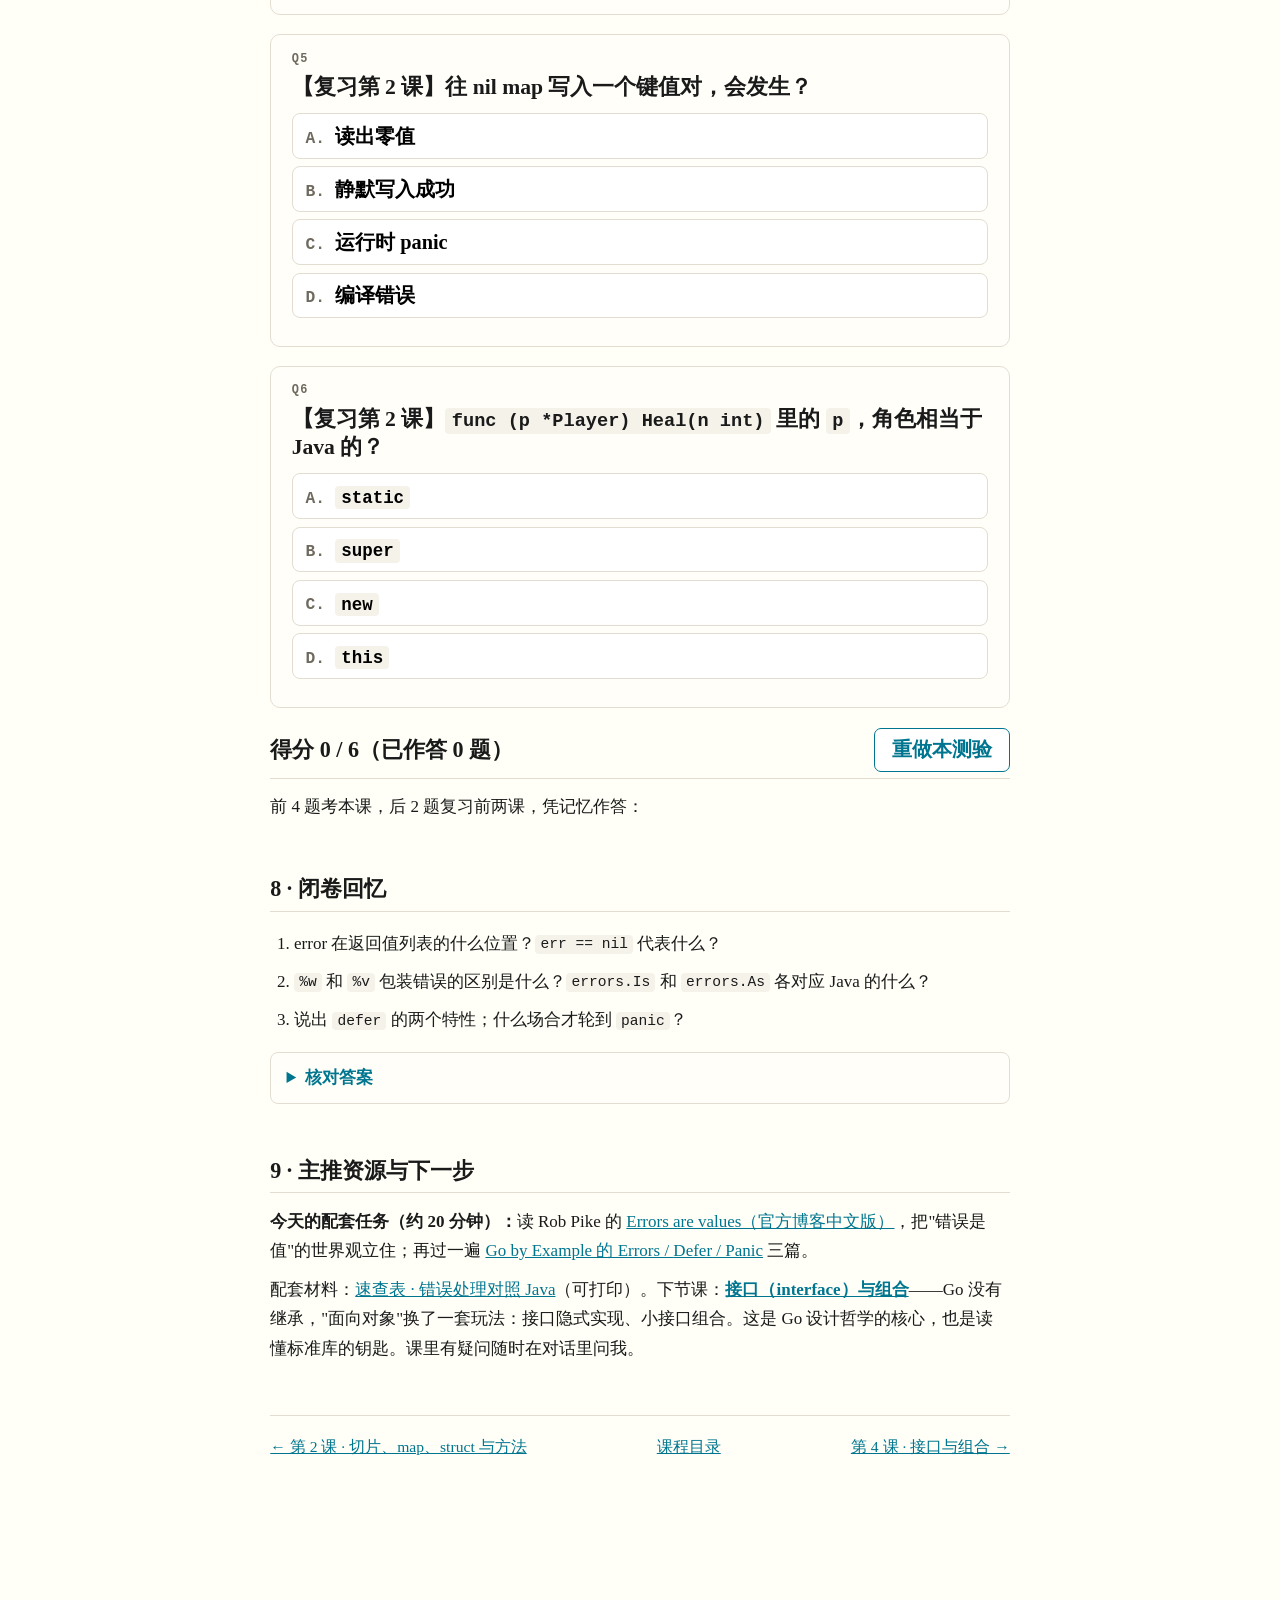
<file: go/grammar/lessons/0003-error-handling.html>
<!DOCTYPE html>
<html lang="zh-CN">
<head>
<meta charset="utf-8">
<meta name="viewport" content="width=device-width, initial-scale=1">
<title>第 3 课 · 错误处理：error、defer 与 panic</title>
<link rel="stylesheet" href="../assets/course.css">
</head>
<body>
<main>
  <div class="kicker">Go for Java Engineers · Lesson 03</div>
  <h1>错误处理：error、defer 与 panic</h1>
  <p class="meta">预计 30 分钟 · 前置：<a href="0002-slices-maps-structs-methods.html">第 2 课 复合类型</a> · 学完你能：读懂并写出惯用的 <code>if err != nil</code>、错误链包装、<code>defer</code> 资源清理，知道什么时候才轮到 <code>panic</code></p>

  <div class="note">
    <strong>本课目标：</strong>这是你从 Java 搬家时<strong>惯性最重</strong>的一站——你会本能地想找 <code>try-catch</code>。Go 没有（业务代码里没有），它的答案是：<strong>错误就是一个普通的返回值</strong>。本课学完，你写 Go 的手感就基本齐了。卡住随时回对话里问我。
  </div>

  <h2 id="errvalue">1 · error 是值：第一次见面</h2>
  <div class="compare">
    <div class="panel java"><div class="panel-title">Java</div>
<pre><code>int port = parsePort("8080");
// 失败 = 抛异常，控制流
// 隐形跳走（隐形 goto）
// 签名里看不见（throws 可省）
// 不 catch 也可能编译通过</code></pre></div>
    <div class="panel go"><div class="panel-title">Go</div>
<pre><code>port, err := parsePort("8080")
if err != nil {
	return 0, err     // 失败 = 一个
}                     // 普通的返回值
fmt.Println(port)</code></pre></div>
  </div>
  <p>三条惯例，全社区的 Go 代码都长这样：</p>
  <ol>
    <li>可能失败的函数，<strong>最后一个返回值是 <code>error</code></strong>；<code>err == nil</code> 表示成功。</li>
    <li>失败时其他返回值返回<strong>零值</strong>（<code>return 0, err</code>），调用方拿到 err 就不会用前面的值。</li>
    <li>拿到 err 要么处理、要么往上传，<strong>不能假装没看见</strong>（写成 <code>_</code> 丢弃也得是显式的）。</li>
  </ol>
  <p>为什么这么设计？Go 官方的立场写在 Rob Pike 的文章 <a href="https://blog.go-zh.org/errors-are-values">Errors are values</a> 里：错误就是值，可以像普通值一样传递、检查、包装、组合。代价是 <code>if err != nil</code> 满天飞（Java 里那些隐形的异常跳转，在 Go 里全部平铺在你眼前）；收益是<strong>看函数签名就知道它会怎么失败，看代码就知道错误去哪了</strong>——没有暗处的控制流。这其实是 Java 受检异常（checked exception）的初衷，Go 只是用"值 + 惯例"来实现，不靠编译器强制。</p>
  <p class="cite">官方教程：<a href="https://tour.go-zh.org/basics/15">A Tour of Go · 错误</a>（basics 尾部）；《Go 语言圣经》§5.4 <a href="https://gopl-zh.github.io/ch5/ch5-4.html">错误</a>。</p>

  <h2 id="wrap">2 · 造错误与错误链：%w、errors.Is / errors.As</h2>
<pre><code>import "errors"
import "fmt"

// 造一个新错误（哨兵错误：定义成包级 var，调用方好判断）
var ErrNotFound = errors.New("记录不存在")

// 包装底层错误并加上下文：%w 是关键字占位符，会把底层错误"串"进链里
_, err := os.ReadFile("config.yaml")
if err != nil {
	return fmt.Errorf("读配置失败: %w", err)
}</code></pre>
  <p>错误一路往上 <code>return</code> 的过程中，每层用 <code>%w</code> 加一点上下文，最后在顶层得到一条链——Java 里对应异常的 <code>caused by</code>。检查链上的错误用两个函数，直接对应你的直觉：</p>
  <table>
    <tr><th>Go</th><th>Java 对照</th><th>用途</th></tr>
    <tr><td><code>errors.Is(err, ErrNotFound)</code></td><td><code>e == MyCodes.NOT_FOUND</code> / 哨兵比较</td><td>链上是不是<strong>这个</strong>错误（值）</td></tr>
    <tr><td><code>errors.As(err, &amp;myErr)</code></td><td><code>catch (MyException e)</code> / <code>instanceof</code></td><td>链上有没有<strong>这种类型</strong>的错误，有则取出来</td></tr>
  </table>
<pre><code>if errors.Is(err, ErrNotFound) {
	http.NotFound(w, r)      // 链上某处是"记录不存在"
	return
}</code></pre>
  <div class="warn">
    <strong>记住用 <code>%w</code> 而不是 <code>%v</code>：</strong><code>%v</code> 只是把错误信息拼进字符串，<em>链断了</em>，上层 <code>errors.Is</code> 就认不出来了。想保留"是什么错误"的判断能力，一律 <code>%w</code>。
  </div>
  <p class="cite">示例查询：<a href="https://gobyexample-cn.github.io/errors">Go by Example · Errors（中文）</a>；官方博客 <a href="https://go.dev/blog/go1.13-errors">Working with Errors in Go 1.13</a>。</p>

  <h2 id="custom">3 · 自定义错误类型</h2>
  <p>想给错误携带结构化信息（错误码、字段名），定义一个 struct 并实现 <code>Error() string</code> 方法即可——不需要 <code>implements</code> 关键字，Go 的接口是隐式满足的（第 4 课细讲，这里照抄格式就行）：</p>
<pre><code>type ValidationError struct {
	Field string
	Msg   string
}

func (e *ValidationError) Error() string {   // 有这个方法，它就是 error
	return fmt.Sprintf("%s 校验失败: %s", e.Field, e.Msg)
}

// 造：return &amp;ValidationError{Field: "port", Msg: "超出 1-65535"}
// 查：
var ve *ValidationError
if errors.As(err, &amp;ve) {                     // ≈ catch (ValidationError e)
	fmt.Println("坏字段:", ve.Field)           // 结构化信息都在
}</code></pre>
  <p>选型口诀：<strong>只需要"是不是这个错" → 哨兵变量 <code>var ErrXxx = errors.New(...)</code> + <code>errors.Is</code>；需要携带数据 → 自定义类型 + <code>errors.As</code></strong>。Java 的"异常层级体系"在 Go 里就这么朴素。</p>

  <h2 id="defer">4 · defer：finally 的替身，但更顺手</h2>
  <p>资源关闭是错误处理的另一半。Go 用 <code>defer</code> 把"清理动作"挂在函数出口上：</p>
  <div class="compare">
    <div class="panel java"><div class="panel-title">Java</div>
<pre><code>try (var f = new FileReader(p)) {
    // 使用 f
}   // 自动 close()
// 或 finally { f.close(); }</code></pre></div>
    <div class="panel go"><div class="panel-title">Go</div>
<pre><code>f, err := os.Open(p)
if err != nil {
	return err
}
defer f.Close()   // 函数任何出口
                  // 都会执行
// 使用 f ...</code></pre></div>
  </div>
  <p><code>defer f.Close()</code> 的意思是"<strong>无论这个函数从哪个 <code>return</code> 离开（哪怕 panic），返回前都执行 <code>f.Close()</code></strong>"。功能上就是 try-with-resources / finally，但获取资源和登记释放写在一起，不会漏。三个特性：</p>
<pre><code>defer fmt.Println("first")
defer fmt.Println("second")
// 输出顺序：second、first —— 多个 defer 栈式执行（LIFO）

x := 1
defer fmt.Println("x =", x)   // 参数在这里就求值了
x = 2
// 退出时打印 x = 1，不是 2 ！想打印最终值就传指针或不带参</code></pre>
  <div class="note">社区惯例：<code>defer</code> 紧跟在资源获取<strong>成功判断</strong>的后面，一行关一件事。数据库连接、锁、HTTP 响应体，全都是这个节奏。</div>
  <p class="cite">示例查询：<a href="https://gobyexample-cn.github.io/defer">Go by Example · Defer（中文）</a>；官方教程：<a href="https://tour.go-zh.org/flowcontrol/12">A Tour of Go · Defer</a>。</p>

  <h2 id="panic">5 · panic / recover：留给真正的异常</h2>
  <p><code>panic</code> ≈ Java 里抛出去没人接的 <code>RuntimeException</code>：栈一路展开、程序崩溃退出。数组越界、nil 指针解引用、nil map 写入——这些你前两课见过的崩溃，全是运行时自动 panic。</p>
  <table>
    <tr><th></th><th>error</th><th>panic</th></tr>
    <tr><td>语义</td><td>预期内的失败（文件不存在、参数非法、网络超时）</td><td>不该发生的程序 bug（越界、nil 解引用、init 失败）</td></tr>
    <tr><td>处理方式</td><td><code>if err != nil</code> 正常处理</td><td>崩溃；或顶层 <code>recover</code> 兜底</td></tr>
    <tr><td>Java 心智</td><td>受检异常 / Optional.empty</td><td>未捕获 RuntimeException / <code>Error</code></td></tr>
  </table>
  <p><strong>业务代码几乎永远该用 error，不要用 panic 做控制流</strong>——这条直觉你可以直接从 Java 搬过来（"别用异常做流程控制"）。<code>recover</code> 只在 <code>defer</code> 的函数里有效，用来把 panic 捞回来：</p>
<pre><code>func safeDiv(a, b int) (result int) {
	defer func() {                      // 匿名函数 + defer = 出口钩子
		if r := recover(); r != nil {   // r 就是 panic 的值
			result = 0                  // 兜底，程序不崩
		}
	}()
	return a / b                        // b == 0 时 panic: integer divide by zero
}</code></pre>
  <p>日常业务代码里你几乎不写 <code>recover</code>——它主要活在框架里（比如 Web 框架给每个请求包一层 recover，单个请求崩了不影响进程）。见到时认识即可。</p>
  <p class="cite">官方教程：<a href="https://tour.go-zh.org/flowcontrol/13">A Tour of Go · Panic</a>、<a href="https://tour.go-zh.org/flowcontrol/14">Recover</a>；示例查询：<a href="https://gobyexample-cn.github.io/panic">Go by Example · Panic（中文）</a>。</p>

  <h2 id="exercise">6 · 动手练习：把"抛异常"翻译成"返回错误"</h2>
  <p><strong>任务：</strong>下面是典型的 Java 校验方法（解析 + 抛异常 + 多 catch）。翻译成 Go：错误一路包装（<code>%w</code>），范围错误用哨兵变量，<code>main</code> 里用 <code>errors.Is</code> 区分处理。写完贴进 <a href="https://go.dev/play/">Go Playground</a> 验证。</p>
  <div class="panel java"><div class="panel-title">待翻译的 Java</div>
<pre><code>public class PortUtil {

    public static int parsePort(String input) {
        int port = Integer.parseInt(input);          // 可能抛 NumberFormatException
        if (port &lt; 1 || port &gt; 65535) {
            throw new IllegalArgumentException(
                "端口必须在 1-65535: " + port);       // 抛自定义信息
        }
        return port;
    }

    public static void main(String[] args) {
        for (String s : new String[]{"8080", "abc", "99999"}) {
            try {
                System.out.println("OK: " + parsePort(s));
            } catch (NumberFormatException e) {
                System.out.println("不是数字: " + s);
            } catch (IllegalArgumentException e) {
                System.out.println(e.getMessage());
            }
        }
    }
}
// 期望输出: OK: 8080 / 不是数字: abc / 端口必须在 1-65535: 99999</code></pre></div>
  <details>
    <summary>查看参考答案（先自己写！）</summary>
<pre><code>package main

import (
	"errors"
	"fmt"
	"strconv"
)

var ErrPortRange = errors.New("端口必须在 1-65535")   // 哨兵错误

func parsePort(input string) (int, error) {
	port, err := strconv.Atoi(input)
	if err != nil {
		return 0, fmt.Errorf("不是数字 %q: %w", input, err)  // %w 保留底层错误
	}
	if port &lt; 1 || port &gt; 65535 {
		return 0, fmt.Errorf("%w: 得到 %d", ErrPortRange, port)
	}
	return port, nil
}

func main() {
	for _, s := range []string{"8080", "abc", "99999"} {
		port, err := parsePort(s)
		if err != nil {
			if errors.Is(err, ErrPortRange) {          // ≈ catch (IllegalArgument)
				fmt.Println(err)
			} else {                                    // 其他解析错误
				fmt.Println("不是数字:", s)
			}
			continue
		}
		fmt.Println("OK:", port)
	}
}
// 输出: OK: 8080 / 不是数字: abc / 端口必须在 1-65535: 得到 99999</code></pre>
    <p><strong>自评清单：</strong>① 函数签名是 <code>(int, error)</code>，失败时返回 <code>0, err</code>？② Atoi 的 err 用了 <code>%w</code> 包装而不是丢弃？③ 范围错误是包级哨兵 <code>var ErrPortRange</code>？④ main 里用 <code>errors.Is</code> 区分了两种失败？⑤ 没有任何 panic / try-catch 式的东西？</p>
  </details>

  <h2 id="quiz">7 · 检索测验</h2>
  <p>前 4 题考本课，后 2 题复习前两课，凭记忆作答：</p>
  <div id="quiz"></div>

  <h2>8 · 闭卷回忆</h2>
  <ol>
    <li>error 在返回值列表的什么位置？<code>err == nil</code> 代表什么？</li>
    <li><code>%w</code> 和 <code>%v</code> 包装错误的区别是什么？<code>errors.Is</code> 和 <code>errors.As</code> 各对应 Java 的什么？</li>
    <li>说出 <code>defer</code> 的两个特性；什么场合才轮到 <code>panic</code>？</li>
  </ol>
  <details>
    <summary>核对答案</summary>
    <ol>
      <li>最后一个；成功。</li>
      <li><code>%w</code> 保留错误链（Is/As 还能识别），<code>%v</code> 只是拼字符串；<code>Is</code> ≈ 哨兵值比较，<code>As</code> ≈ <code>catch (Xxx e)</code> / <code>instanceof</code>。</li>
      <li>LIFO 栈式执行、参数在 defer 语句处求值；panic 留给程序 bug 和不可恢复状态，业务失败一律 error。</li>
    </ol>
  </details>

  <h2>9 · 主推资源与下一步</h2>
  <p><strong>今天的配套任务（约 20 分钟）：</strong>读 Rob Pike 的 <a href="https://blog.go-zh.org/errors-are-values">Errors are values（官方博客中文版）</a>，把"错误是值"的世界观立住；再过一遍 <a href="https://gobyexample-cn.github.io/errors">Go by Example 的 Errors / <span>Defer</span> / Panic</a> 三篇。</p>
  <p>配套材料：<a href="../reference/go-error-handling-vs-java.html">速查表 · 错误处理对照 Java</a>（可打印）。下节课：<a href="0004-interfaces-and-composition.html"><strong>接口（interface）与组合</strong></a>——Go 没有继承，"面向对象"换了一套玩法：接口隐式实现、小接口组合。这是 Go 设计哲学的核心，也是读懂标准库的钥匙。课里有疑问随时在对话里问我。</p>

  <nav class="lesson-nav">
    <a href="0002-slices-maps-structs-methods.html">← 第 2 课 · 切片、map、struct 与方法</a>
    <a href="../index.html">课程目录</a>
    <a href="0004-interfaces-and-composition.html">第 4 课 · 接口与组合 →</a>
  </nav>
</main>

<script src="../assets/quiz.js"></script>
<script>
renderQuiz("#quiz", [
  {
    q: "Go 中函数报告\"操作失败\"的惯用方式是？",
    options: [
      "throw 抛出异常",
      "返回 null",
      "返回 error 值",
      "返回 -1 表示失败"
    ],
    answer: 2,
    explain: "错误是普通的返回值：最后一个返回值是 error，nil 即成功。没有 try-catch，失败路径全部平铺在代码里——这是 Rob Pike <a href='https://blog.go-zh.org/errors-are-values'>Errors are values</a> 的核心主张。（本课第 1 节）"
  },
  {
    q: "按社区惯例，error 放在返回值列表的哪个位置？",
    options: [
      "最后一个",
      "第一个",
      "中间任意位置",
      "放在全局变量里"
    ],
    answer: 0,
    explain: "惯例：<code>func f() (T, error)</code>——error 永远在最后；失败时前面的值返回零值。全世界的 Go 代码都遵守它，review 时看到反例可以直接打回。（本课第 1 节）"
  },
  {
    q: "<code>defer</code> 注册的函数什么时候执行？",
    options: [
      "注册后立即执行",
      "所在函数返回前，多个 defer 按 LIFO",
      "程序退出时统一执行",
      "垃圾回收时执行"
    ],
    answer: 1,
    explain: "defer 在函数<strong>任何出口</strong>（含 panic）前执行，多个 defer 后注册的先执行（栈式）。注意参数在 defer 语句处就求值了。（本课第 4 节）"
  },
  {
    q: "包装底层错误并保留错误链，应该用哪个格式动词？",
    options: [
      "<code>%s</code>",
      "<code>%d</code>",
      "<code>%v</code>",
      "<code>%w</code>"
    ],
    answer: 3,
    explain: "<code>fmt.Errorf(\"...: %w\", err)</code> 会把底层错误串进链里，上层才能用 <code>errors.Is / errors.As</code> 识别；<code>%v</code> 只拼字符串，链就断了。（本课第 2 节）"
  },
  {
    q: "【复习第 2 课】往 nil map 写入一个键值对，会发生？",
    options: [
      "读出零值",
      "静默写入成功",
      "运行时 panic",
      "编译错误"
    ],
    answer: 2,
    explain: "间隔复习：nil map 读安全（零值）、写 panic。别忘了它的兄弟：nil 切片可以直接 append。（第 2 课铁律二）"
  },
  {
    q: "【复习第 2 课】<code>func (p *Player) Heal(n int)</code> 里的 <code>p</code>，角色相当于 Java 的？",
    options: [
      "<code>static</code>",
      "<code>super</code>",
      "<code>new</code>",
      "<code>this</code>"
    ],
    answer: 3,
    explain: "间隔复习：接收者就是显式命名的 this，写在 func 和方法名之间；<code>*Player</code> 指针接收者才能修改原值。（第 2 课第 6 节）"
  }
]);
</script>
</body>
</html>
</file>
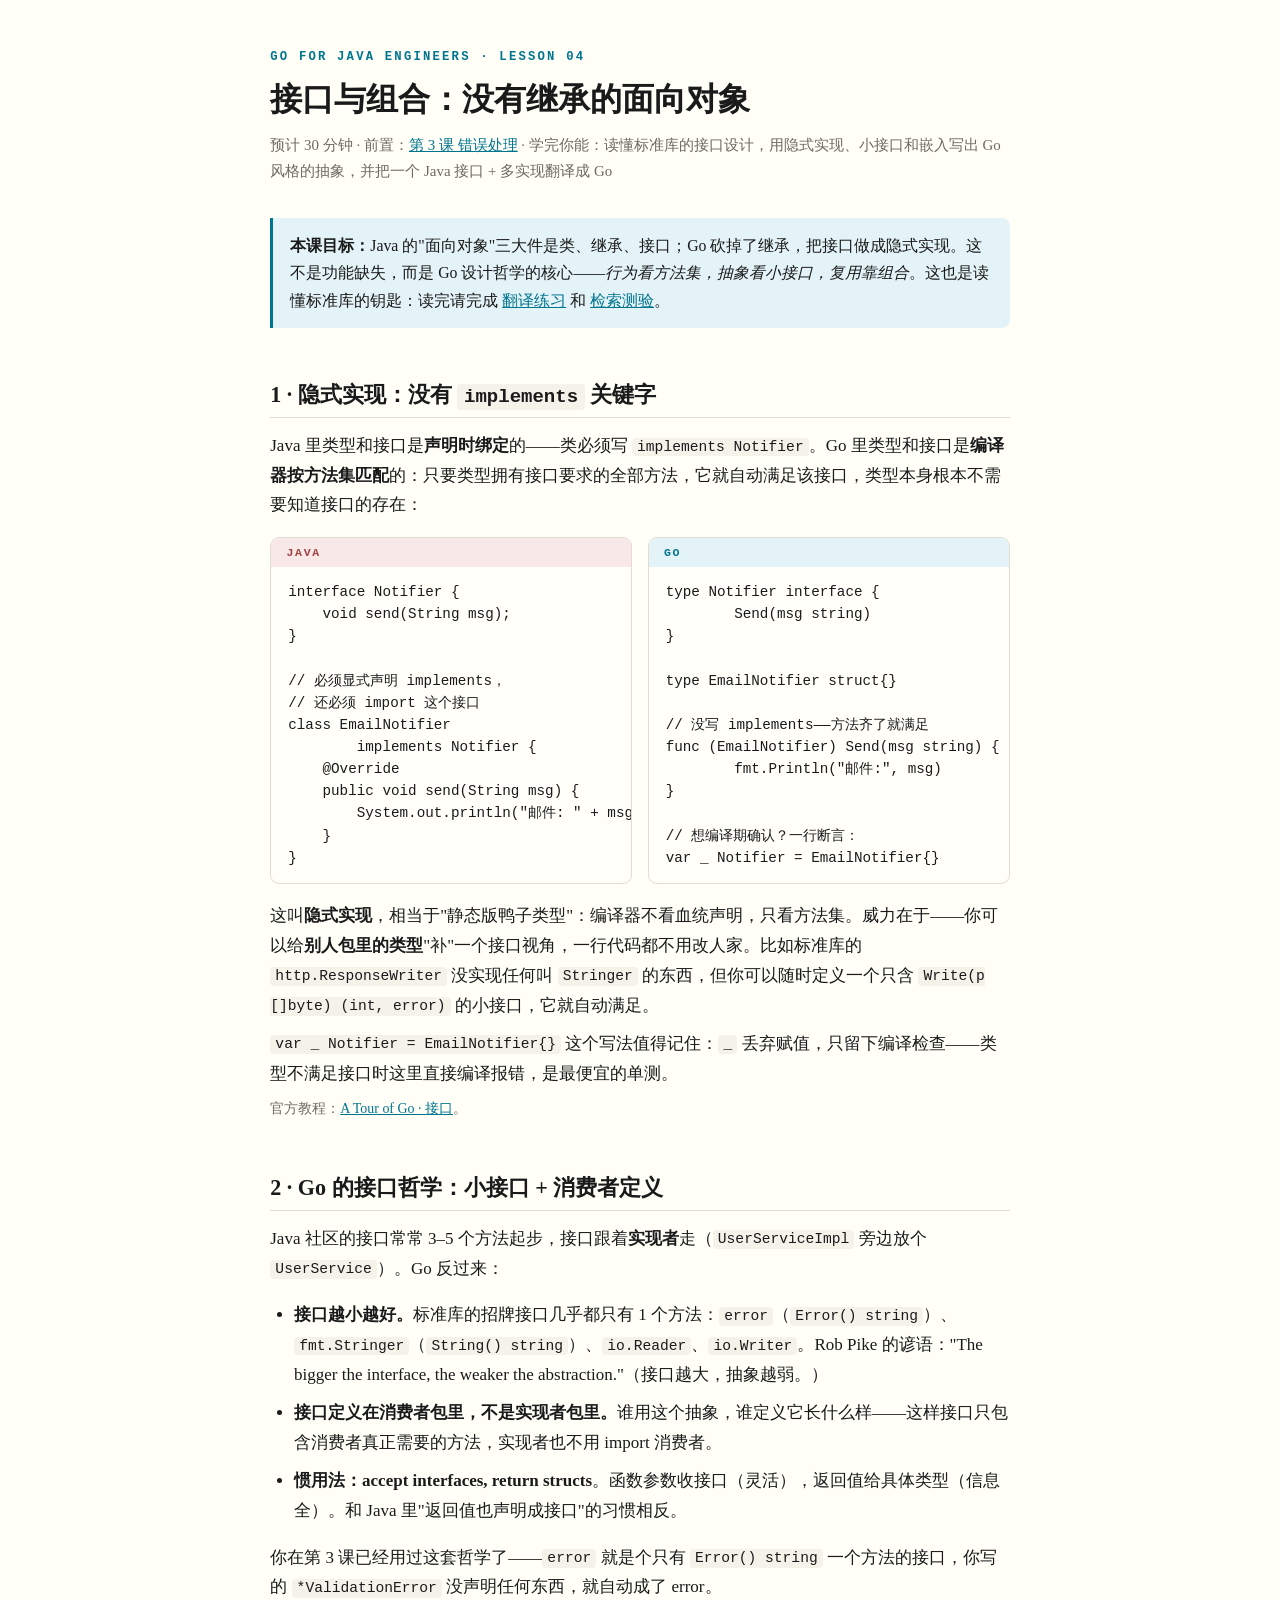
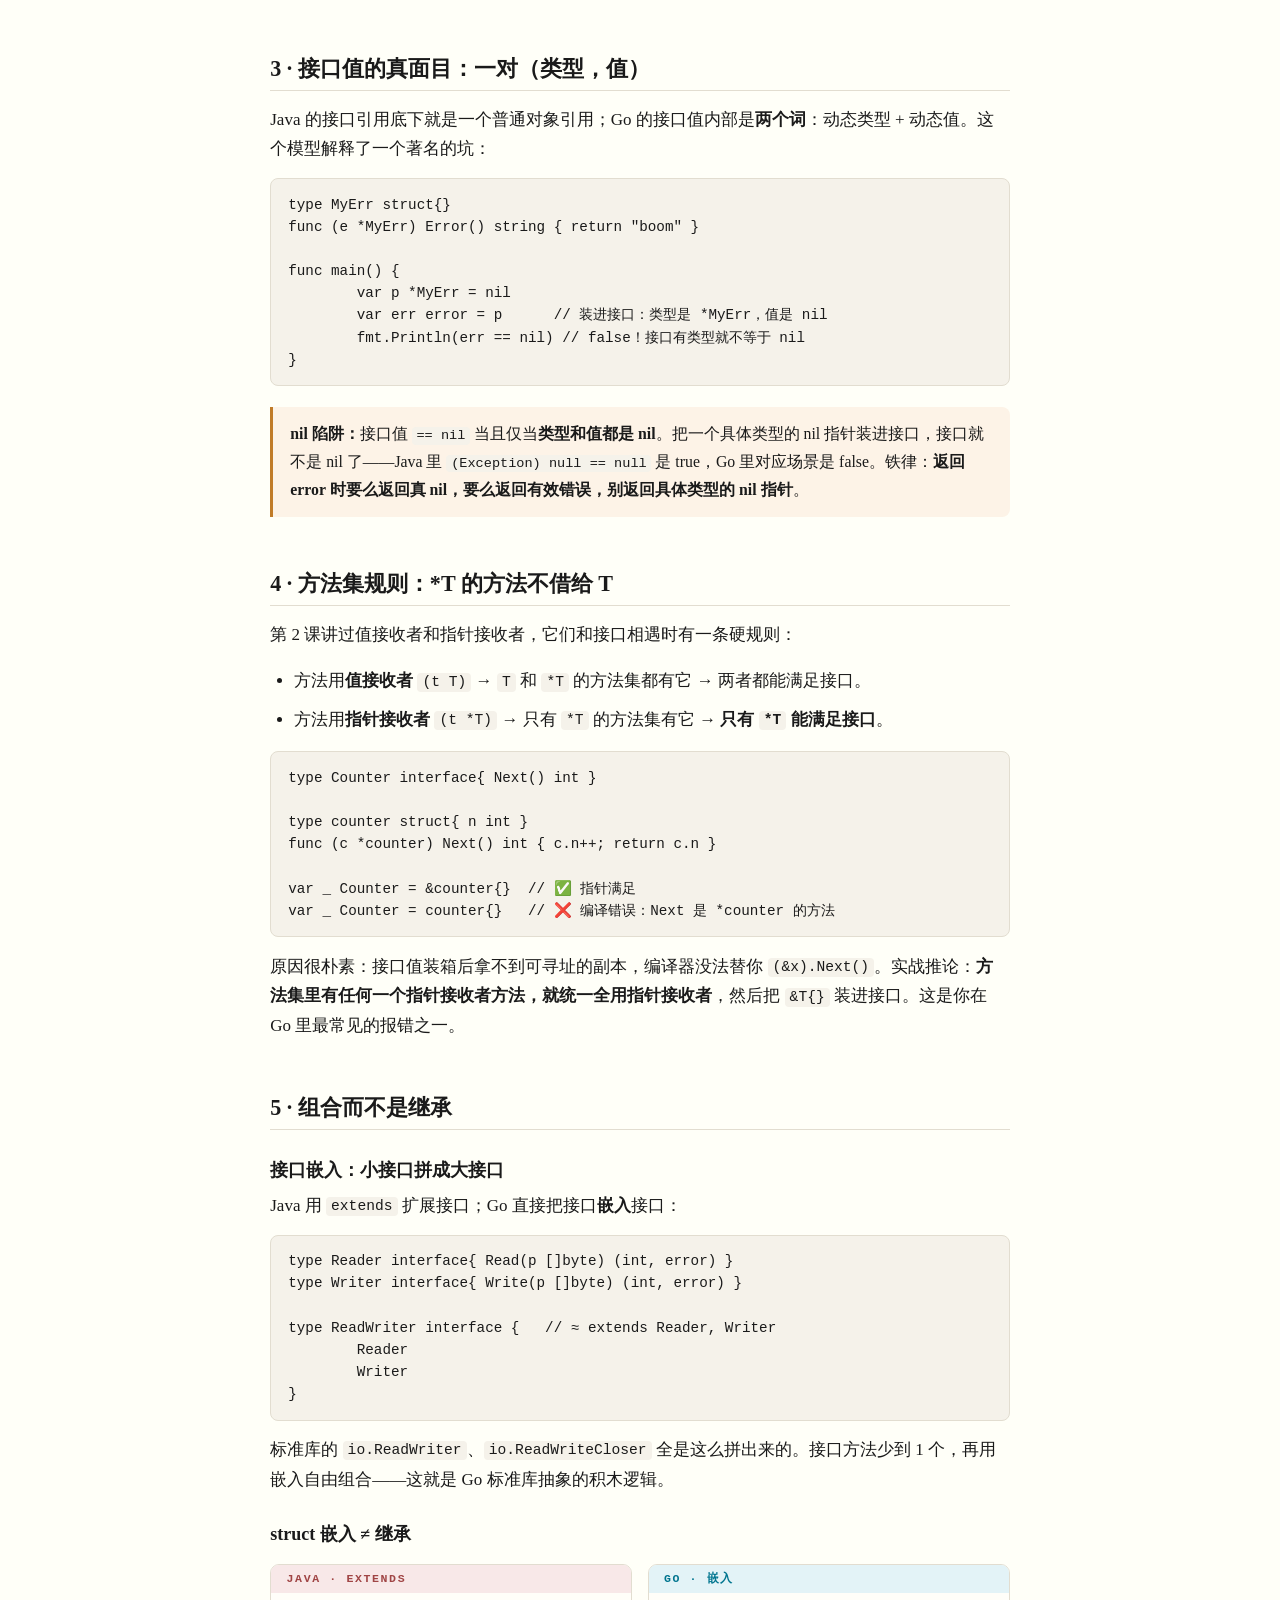
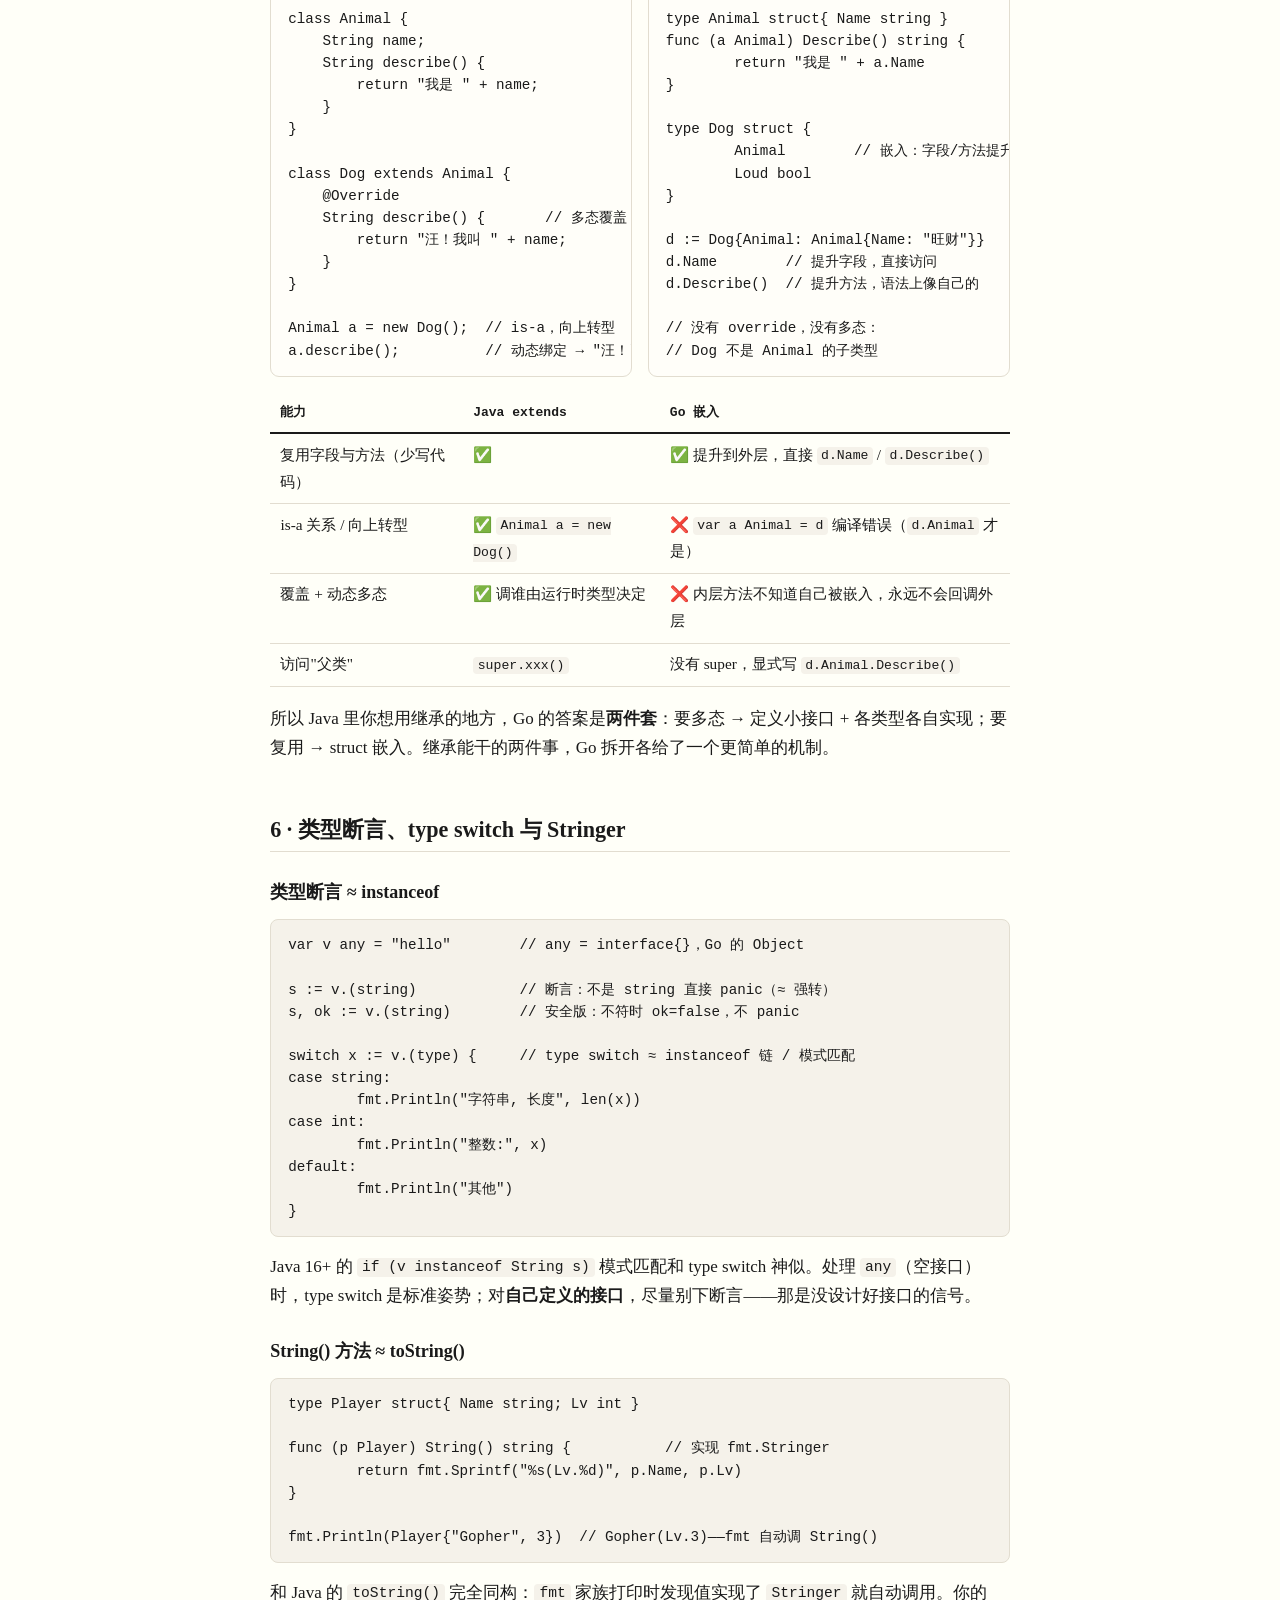
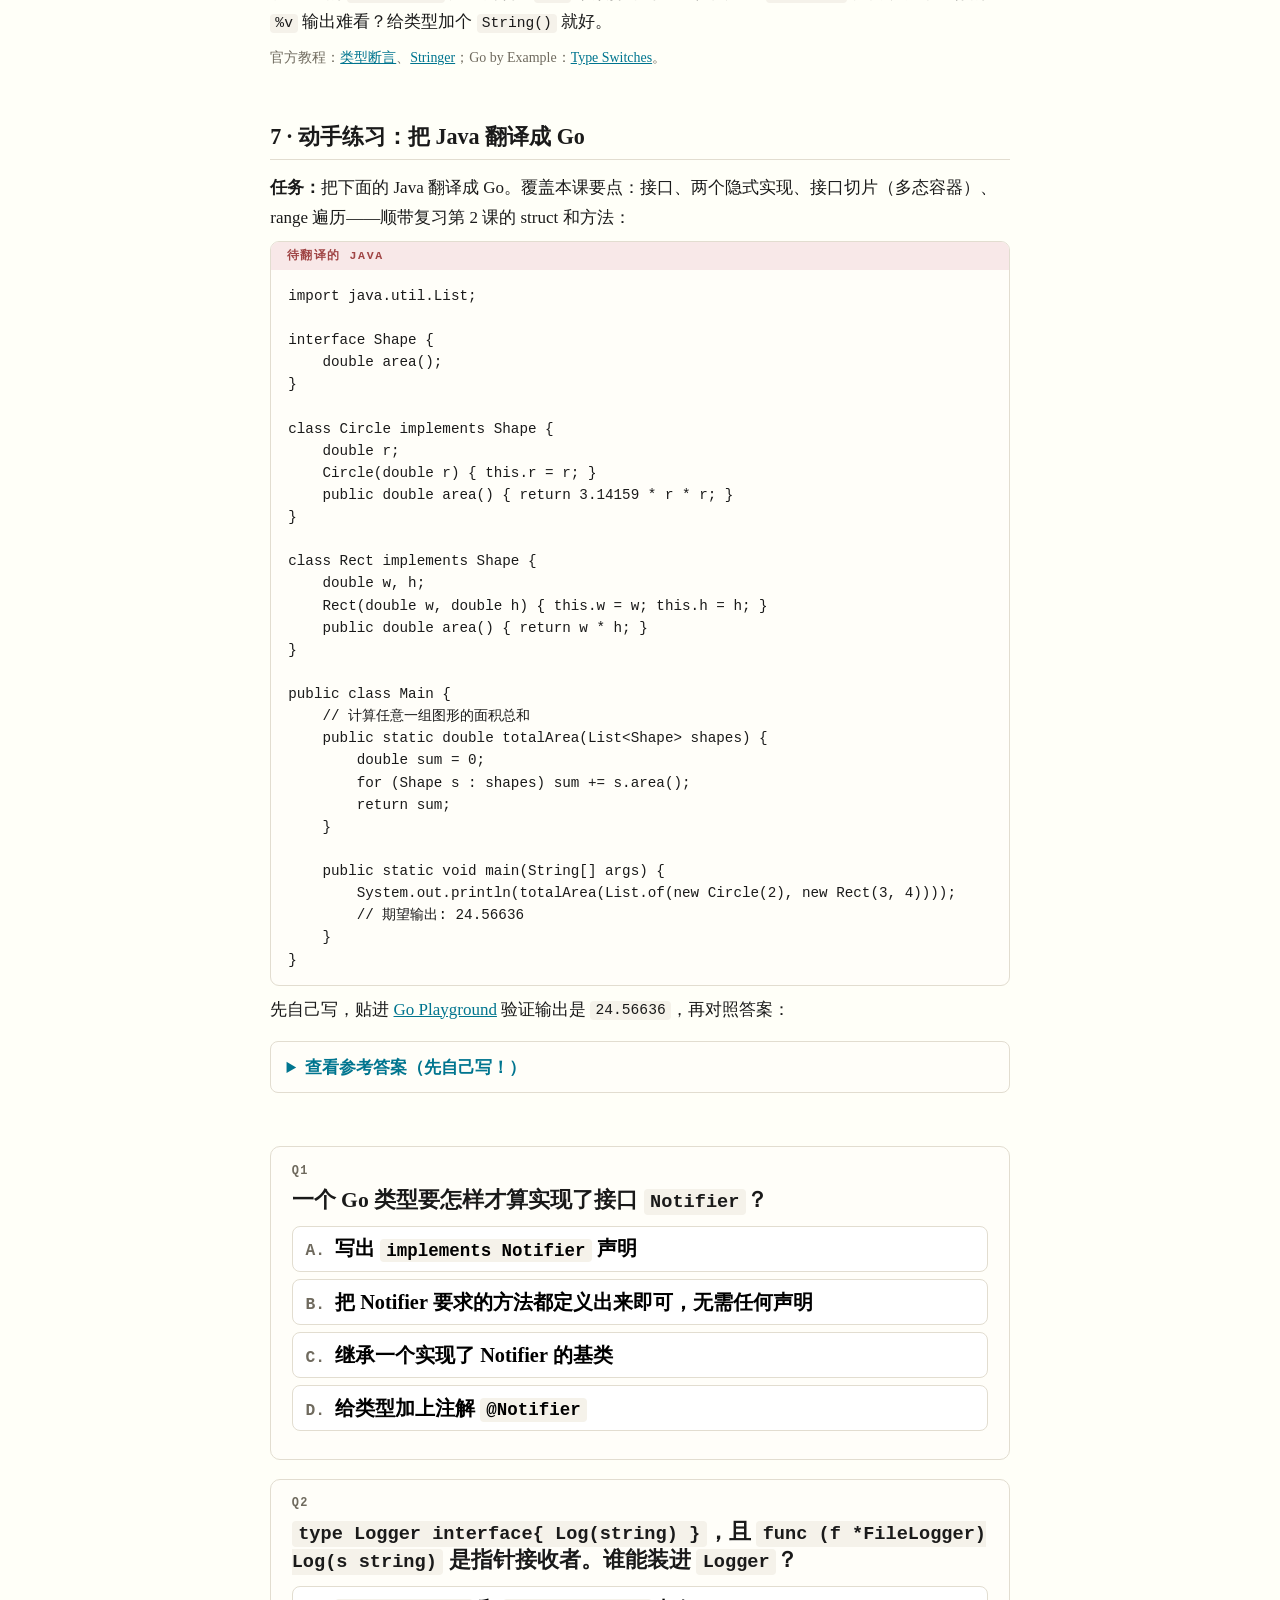
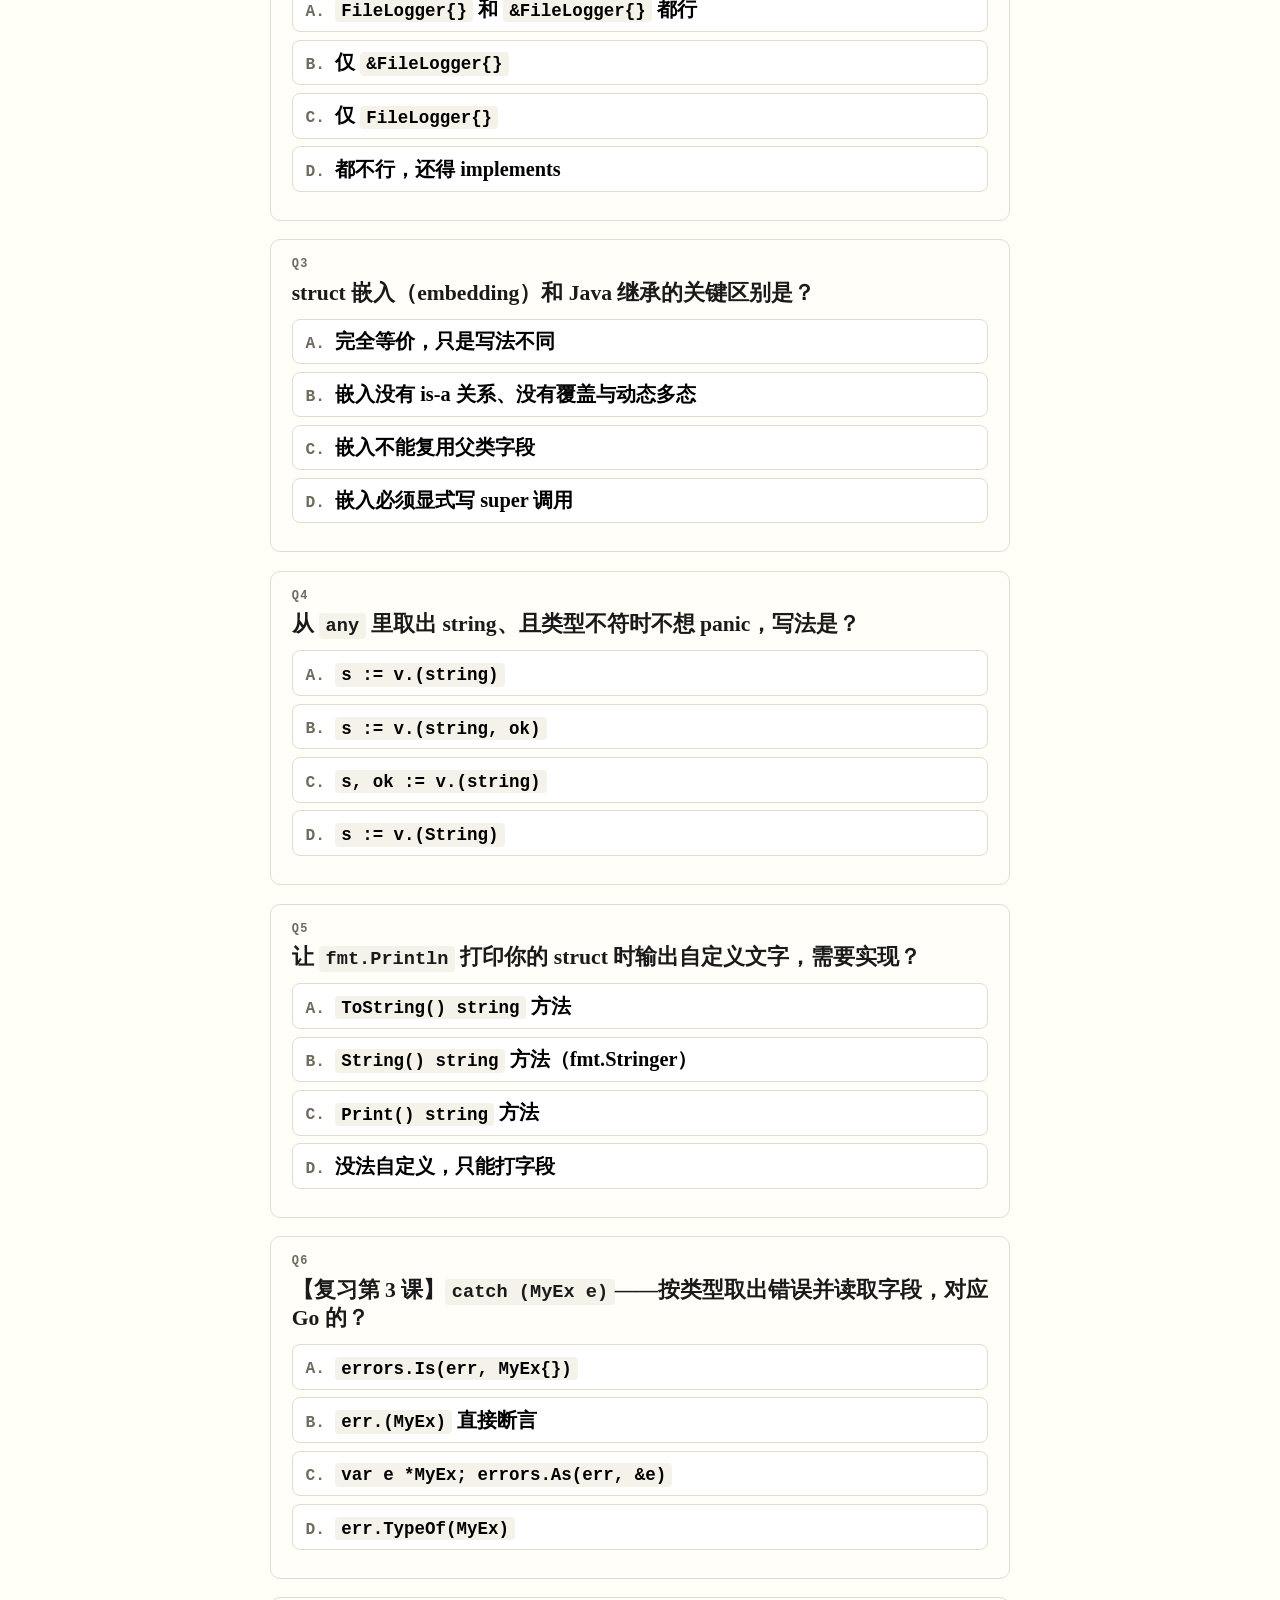
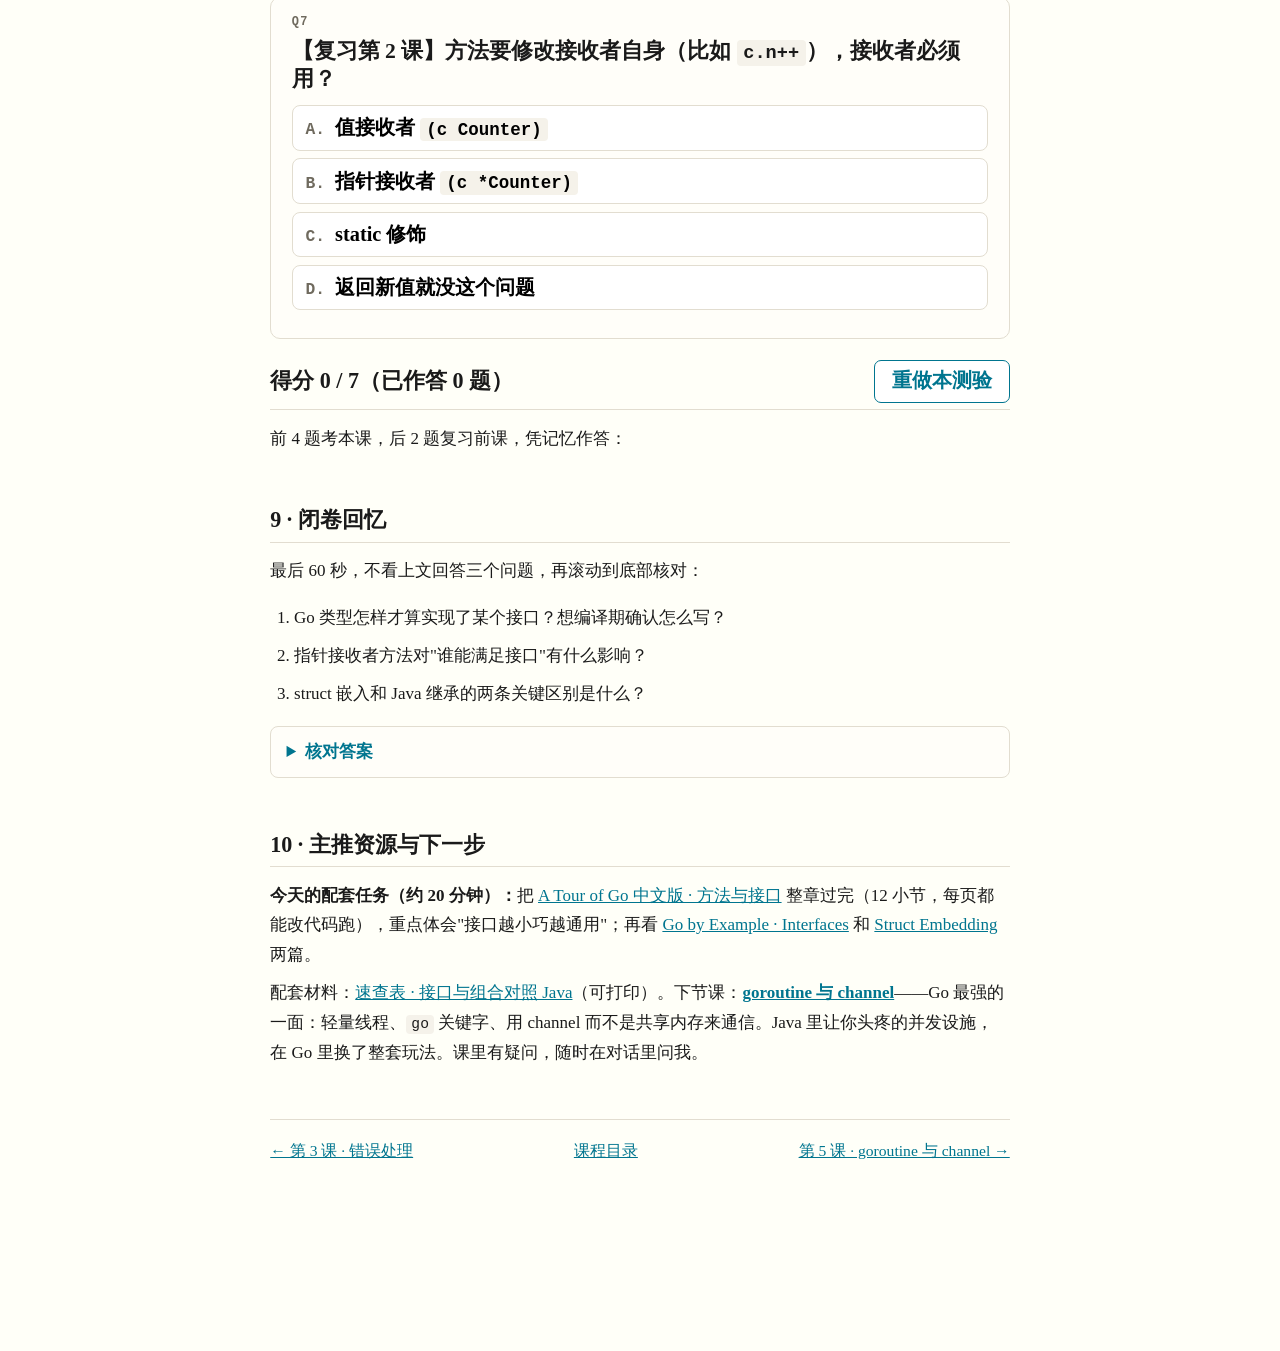
<file: go/grammar/lessons/0004-interfaces-and-composition.html>
<!DOCTYPE html>
<html lang="zh-CN">
<head>
<meta charset="utf-8">
<meta name="viewport" content="width=device-width, initial-scale=1">
<title>第 4 课 · 接口与组合：没有继承的面向对象</title>
<link rel="stylesheet" href="../assets/course.css">
</head>
<body>
<main>
  <div class="kicker">Go for Java Engineers · Lesson 04</div>
  <h1>接口与组合：没有继承的面向对象</h1>
  <p class="meta">预计 30 分钟 · 前置：<a href="0003-error-handling.html">第 3 课 错误处理</a> · 学完你能：读懂标准库的接口设计，用隐式实现、小接口和嵌入写出 Go 风格的抽象，并把一个 Java 接口 + 多实现翻译成 Go</p>

  <div class="note">
    <strong>本课目标：</strong>Java 的"面向对象"三大件是类、继承、接口；Go 砍掉了继承，把接口做成隐式实现。这不是功能缺失，而是 Go 设计哲学的核心——<em>行为看方法集，抽象看小接口，复用靠组合</em>。这也是读懂标准库的钥匙：读完请完成 <a href="#exercise">翻译练习</a> 和 <a href="#quiz">检索测验</a>。
  </div>

  <h2 id="s1">1 · 隐式实现：没有 <code>implements</code> 关键字</h2>
  <p>Java 里类型和接口是<strong>声明时绑定</strong>的——类必须写 <code>implements Notifier</code>。Go 里类型和接口是<strong>编译器按方法集匹配</strong>的：只要类型拥有接口要求的全部方法，它就自动满足该接口，类型本身根本不需要知道接口的存在：</p>
  <div class="compare">
    <div class="panel java"><div class="panel-title">Java</div>
<pre><code>interface Notifier {
    void send(String msg);
}

// 必须显式声明 implements，
// 还必须 import 这个接口
class EmailNotifier
        implements Notifier {
    @Override
    public void send(String msg) {
        System.out.println("邮件: " + msg);
    }
}</code></pre></div>
    <div class="panel go"><div class="panel-title">Go</div>
<pre><code>type Notifier interface {
	Send(msg string)
}

type EmailNotifier struct{}

// 没写 implements——方法齐了就满足
func (EmailNotifier) Send(msg string) {
	fmt.Println("邮件:", msg)
}

// 想编译期确认？一行断言：
var _ Notifier = EmailNotifier{}</code></pre></div>
  </div>
  <p>这叫<strong>隐式实现</strong>，相当于"静态版鸭子类型"：编译器不看血统声明，只看方法集。威力在于——你可以给<strong>别人包里的类型</strong>"补"一个接口视角，一行代码都不用改人家。比如标准库的 <code>http.ResponseWriter</code> 没实现任何叫 <code>Stringer</code> 的东西，但你可以随时定义一个只含 <code>Write(p []byte) (int, error)</code> 的小接口，它就自动满足。</p>
  <p><code>var _ Notifier = EmailNotifier{}</code> 这个写法值得记住：<code>_</code> 丢弃赋值，只留下编译检查——类型不满足接口时这里直接编译报错，是最便宜的单测。</p>
  <p class="cite">官方教程：<a href="https://tour.go-zh.org/methods/9">A Tour of Go · 接口</a>。</p>

  <h2 id="s2">2 · Go 的接口哲学：小接口 + 消费者定义</h2>
  <p>Java 社区的接口常常 3–5 个方法起步，接口跟着<strong>实现者</strong>走（<code>UserServiceImpl</code> 旁边放个 <code>UserService</code>）。Go 反过来：</p>
  <ul>
    <li><strong>接口越小越好。</strong>标准库的招牌接口几乎都只有 1 个方法：<code>error</code>（<code>Error() string</code>）、<code>fmt.Stringer</code>（<code>String() string</code>）、<code>io.Reader</code>、<code>io.Writer</code>。Rob Pike 的谚语："The bigger the interface, the weaker the abstraction."（接口越大，抽象越弱。）</li>
    <li><strong>接口定义在消费者包里，不是实现者包里。</strong>谁用这个抽象，谁定义它长什么样——这样接口只包含消费者真正需要的方法，实现者也不用 import 消费者。</li>
    <li><strong>惯用法：accept interfaces, return structs</strong>。函数参数收接口（灵活），返回值给具体类型（信息全）。和 Java 里"返回值也声明成接口"的习惯相反。</li>
  </ul>
  <p>你在第 3 课已经用过这套哲学了——<code>error</code> 就是个只有 <code>Error() string</code> 一个方法的接口，你写的 <code>*ValidationError</code> 没声明任何东西，就自动成了 error。</p>

  <h2 id="s3">3 · 接口值的真面目：一对（类型，值）</h2>
  <p>Java 的接口引用底下就是一个普通对象引用；Go 的接口值内部是<strong>两个词</strong>：动态类型 + 动态值。这个模型解释了一个著名的坑：</p>
<pre><code>type MyErr struct{}
func (e *MyErr) Error() string { return "boom" }

func main() {
	var p *MyErr = nil
	var err error = p      // 装进接口：类型是 *MyErr，值是 nil
	fmt.Println(err == nil) // false！接口有类型就不等于 nil
}</code></pre>
  <div class="warn">
    <strong>nil 陷阱：</strong>接口值 <code>== nil</code> 当且仅当<strong>类型和值都是 nil</strong>。把一个具体类型的 nil 指针装进接口，接口就不是 nil 了——Java 里 <code>(Exception) null == null</code> 是 true，Go 里对应场景是 false。铁律：<strong>返回 error 时要么返回真 nil，要么返回有效错误，别返回具体类型的 nil 指针</strong>。
  </div>

  <h2 id="s4">4 · 方法集规则：*T 的方法不借给 T</h2>
  <p>第 2 课讲过值接收者和指针接收者，它们和接口相遇时有一条硬规则：</p>
  <ul>
    <li>方法用<strong>值接收者</strong> <code>(t T)</code> → <code>T</code> 和 <code>*T</code> 的方法集都有它 → 两者都能满足接口。</li>
    <li>方法用<strong>指针接收者</strong> <code>(t *T)</code> → 只有 <code>*T</code> 的方法集有它 → <strong>只有 <code>*T</code> 能满足接口</strong>。</li>
  </ul>
<pre><code>type Counter interface{ Next() int }

type counter struct{ n int }
func (c *counter) Next() int { c.n++; return c.n }

var _ Counter = &amp;counter{}  // ✅ 指针满足
var _ Counter = counter{}   // ❌ 编译错误：Next 是 *counter 的方法</code></pre>
  <p>原因很朴素：接口值装箱后拿不到可寻址的副本，编译器没法替你 <code>(&amp;x).Next()</code>。实战推论：<strong>方法集里有任何一个指针接收者方法，就统一全用指针接收者</strong>，然后把 <code>&amp;T{}</code> 装进接口。这是你在 Go 里最常见的报错之一。</p>

  <h2 id="s5">5 · 组合而不是继承</h2>
  <h3>接口嵌入：小接口拼成大接口</h3>
<p>Java 用 <code>extends</code> 扩展接口；Go 直接把接口<strong>嵌入</strong>接口：</p>
<pre><code>type Reader interface{ Read(p []byte) (int, error) }
type Writer interface{ Write(p []byte) (int, error) }

type ReadWriter interface {   // ≈ extends Reader, Writer
	Reader
	Writer
}</code></pre>
  <p>标准库的 <code>io.ReadWriter</code>、<code>io.ReadWriteCloser</code> 全是这么拼出来的。接口方法少到 1 个，再用嵌入自由组合——这就是 Go 标准库抽象的积木逻辑。</p>

  <h3>struct 嵌入 ≠ 继承</h3>
  <div class="compare">
    <div class="panel java"><div class="panel-title">Java · extends</div>
<pre><code>class Animal {
    String name;
    String describe() {
        return "我是 " + name;
    }
}

class Dog extends Animal {
    @Override
    String describe() {       // 多态覆盖
        return "汪！我叫 " + name;
    }
}

Animal a = new Dog();  // is-a，向上转型
a.describe();          // 动态绑定 → "汪！"</code></pre></div>
    <div class="panel go"><div class="panel-title">Go · 嵌入</div>
<pre><code>type Animal struct{ Name string }
func (a Animal) Describe() string {
	return "我是 " + a.Name
}

type Dog struct {
	Animal        // 嵌入：字段/方法提升
	Loud bool
}

d := Dog{Animal: Animal{Name: "旺财"}}
d.Name        // 提升字段，直接访问
d.Describe()  // 提升方法，语法上像自己的

// 没有 override，没有多态：
// Dog 不是 Animal 的子类型</code></pre></div>
  </div>
  <table>
    <tr><th>能力</th><th>Java extends</th><th>Go 嵌入</th></tr>
    <tr><td>复用字段与方法（少写代码）</td><td>✅</td><td>✅ 提升到外层，直接 <code>d.Name</code> / <code>d.Describe()</code></td></tr>
    <tr><td>is-a 关系 / 向上转型</td><td>✅ <code>Animal a = new Dog()</code></td><td>❌ <code>var a Animal = d</code> 编译错误（<code>d.Animal</code> 才是）</td></tr>
    <tr><td>覆盖 + 动态多态</td><td>✅ 调谁由运行时类型决定</td><td>❌ 内层方法不知道自己被嵌入，永远不会回调外层</td></tr>
    <tr><td>访问"父类"</td><td><code>super.xxx()</code></td><td>没有 super，显式写 <code>d.Animal.Describe()</code></td></tr>
  </table>
  <p>所以 Java 里你想用继承的地方，Go 的答案是<strong>两件套</strong>：要多态 → 定义小接口 + 各类型各自实现；要复用 → struct 嵌入。继承能干的两件事，Go 拆开各给了一个更简单的机制。</p>

  <h2 id="s6">6 · 类型断言、type switch 与 Stringer</h2>
  <h3>类型断言 ≈ instanceof</h3>
<pre><code>var v any = "hello"        // any = interface{}，Go 的 Object

s := v.(string)            // 断言：不是 string 直接 panic（≈ 强转）
s, ok := v.(string)        // 安全版：不符时 ok=false，不 panic

switch x := v.(type) {     // type switch ≈ instanceof 链 / 模式匹配
case string:
	fmt.Println("字符串, 长度", len(x))
case int:
	fmt.Println("整数:", x)
default:
	fmt.Println("其他")
}</code></pre>
  <p>Java 16+ 的 <code>if (v instanceof String s)</code> 模式匹配和 type switch 神似。处理 <code>any</code>（空接口）时，type switch 是标准姿势；对<strong>自己定义的接口</strong>，尽量别下断言——那是没设计好接口的信号。</p>

  <h3>String() 方法 ≈ toString()</h3>
<pre><code>type Player struct{ Name string; Lv int }

func (p Player) String() string {           // 实现 fmt.Stringer
	return fmt.Sprintf("%s(Lv.%d)", p.Name, p.Lv)
}

fmt.Println(Player{"Gopher", 3})  // Gopher(Lv.3)——fmt 自动调 String()</code></pre>
  <p>和 Java 的 <code>toString()</code> 完全同构：<code>fmt</code> 家族打印时发现值实现了 <code>Stringer</code> 就自动调用。你的 <code>%v</code> 输出难看？给类型加个 <code>String()</code> 就好。</p>
  <p class="cite">官方教程：<a href="https://tour.go-zh.org/methods/16">类型断言</a>、<a href="https://tour.go-zh.org/methods/17">Stringer</a>；Go by Example：<a href="https://gobyexample-cn.github.io/type-switches">Type Switches</a>。</p>

  <h2 id="exercise">7 · 动手练习：把 Java 翻译成 Go</h2>
  <p><strong>任务：</strong>把下面的 Java 翻译成 Go。覆盖本课要点：接口、两个隐式实现、接口切片（多态容器）、range 遍历——顺带复习第 2 课的 struct 和方法：</p>
  <div class="panel java"><div class="panel-title">待翻译的 Java</div>
<pre><code>import java.util.List;

interface Shape {
    double area();
}

class Circle implements Shape {
    double r;
    Circle(double r) { this.r = r; }
    public double area() { return 3.14159 * r * r; }
}

class Rect implements Shape {
    double w, h;
    Rect(double w, double h) { this.w = w; this.h = h; }
    public double area() { return w * h; }
}

public class Main {
    // 计算任意一组图形的面积总和
    public static double totalArea(List&lt;Shape&gt; shapes) {
        double sum = 0;
        for (Shape s : shapes) sum += s.area();
        return sum;
    }

    public static void main(String[] args) {
        System.out.println(totalArea(List.of(new Circle(2), new Rect(3, 4))));
        // 期望输出: 24.56636
    }
}</code></pre></div>
  <p>先自己写，贴进 <a href="https://go.dev/play/">Go Playground</a> 验证输出是 <code>24.56636</code>，再对照答案：</p>
  <details>
    <summary>查看参考答案（先自己写！）</summary>
<pre><code>package main

import "fmt"

type Shape interface {
	Area() float64
}

type Circle struct{ R float64 }

func (c Circle) Area() float64 { return 3.14159 * c.R * c.R }

type Rect struct{ W, H float64 }

func (r Rect) Area() float64 { return r.W * r.H }

func totalArea(shapes []Shape) float64 {   // 参数收接口
	sum := 0.0
	for _, s := range shapes {
		sum += s.Area()
	}
	return sum
}

func main() {
	shapes := []Shape{Circle{R: 2}, Rect{W: 3, H: 4}}
	fmt.Println(totalArea(shapes))  // 24.56636
}</code></pre>
    <p><strong>自评清单：</strong>① 接口只有一个方法 <code>Area() float64</code>？② Circle / Rect 都<strong>没写任何 implements</strong>，靠方法集自动满足？③ 接收者用的值接收者（只读不改，不需要指针）？④ 切片的元素类型是接口 <code>Shape</code>，两种 struct 混着装？⑤ 遍历用 <code>for _, s := range</code>？——五条全中，你就把"没有继承的多态"跑通了。</p>
  </details>

  <h2 id="quiz">8 · 检索测验</h2>
  <p>前 4 题考本课，后 2 题复习前课，凭记忆作答：</p>
  <div id="quiz"></div>

  <h2>9 · 闭卷回忆</h2>
  <p>最后 60 秒，不看上文回答三个问题，再滚动到底部核对：</p>
  <ol>
    <li>Go 类型怎样才算实现了某个接口？想编译期确认怎么写？</li>
    <li>指针接收者方法对"谁能满足接口"有什么影响？</li>
    <li>struct 嵌入和 Java 继承的两条关键区别是什么？</li>
  </ol>
  <details>
    <summary>核对答案</summary>
    <ol>
      <li>把接口要求的方法全部定义出来（隐式实现）；<code>var _ 接口 = 类型值{}</code> 编译期断言。</li>
      <li>指针接收者的方法只在 <code>*T</code> 的方法集里，所以只有 <code>*T</code> 能满足接口；值类型装进接口直接编译错误。</li>
      <li>没有 is-a / 向上转型（Dog 不是 Animal）；没有覆盖和动态多态（内层方法不会回调外层）。提升来的只是"语法糖"。</li>
    </ol>
  </details>

  <h2>10 · 主推资源与下一步</h2>
  <p><strong>今天的配套任务（约 20 分钟）：</strong>把 <a href="https://tour.go-zh.org/methods/1">A Tour of Go 中文版 · 方法与接口</a> 整章过完（12 小节，每页都能改代码跑），重点体会"接口越小巧越通用"；再看 <a href="https://gobyexample-cn.github.io/interfaces">Go by Example · Interfaces</a> 和 <a href="https://gobyexample-cn.github.io/struct-embedding">Struct Embedding</a> 两篇。</p>
  <p>配套材料：<a href="../reference/go-interfaces-vs-java.html">速查表 · 接口与组合对照 Java</a>（可打印）。下节课：<a href="0005-goroutines-and-channels.html"><strong>goroutine 与 channel</strong></a>——Go 最强的一面：轻量线程、<code>go</code> 关键字、用 channel 而不是共享内存来通信。Java 里让你头疼的并发设施，在 Go 里换了整套玩法。课里有疑问，随时在对话里问我。</p>

  <nav class="lesson-nav">
    <a href="0003-error-handling.html">← 第 3 课 · 错误处理</a>
    <a href="../index.html">课程目录</a>
    <a href="0005-goroutines-and-channels.html">第 5 课 · goroutine 与 channel →</a>
  </nav>
</main>

<script src="../assets/quiz.js"></script>
<script>
renderQuiz("#quiz", [
  {
    q: "一个 Go 类型要怎样才算实现了接口 <code>Notifier</code>？",
    options: [
      "写出 <code>implements Notifier</code> 声明",
      "把 Notifier 要求的方法都定义出来即可，无需任何声明",
      "继承一个实现了 Notifier 的基类",
      "给类型加上注解 <code>@Notifier</code>"
    ],
    answer: 1,
    explain: "Go 是<strong>隐式实现</strong>：编译器按方法集匹配，类型不需要知道接口的存在。想编译期确认可以用 <code>var _ Notifier = EmailNotifier{}</code>。（<a href='https://tour.go-zh.org/methods/9'>Tour · 接口</a>）"
  },
  {
    q: "<code>type Logger interface{ Log(string) }</code>，且 <code>func (f *FileLogger) Log(s string)</code> 是指针接收者。谁能装进 <code>Logger</code>？",
    options: [
      "<code>FileLogger{}</code> 和 <code>&FileLogger{}</code> 都行",
      "仅 <code>&FileLogger{}</code>",
      "仅 <code>FileLogger{}</code>",
      "都不行，还得 implements"
    ],
    answer: 1,
    explain: "指针接收者的方法只属于 <code>*T</code> 的方法集，所以<strong>只有指针</strong>满足接口；值类型装箱后编译器拿不到可寻址副本。实战：方法集有指针接收者就全用指针接收者，装 <code>&T{}</code>。（本课第 4 节）"
  },
  {
    q: "struct 嵌入（embedding）和 Java 继承的关键区别是？",
    options: [
      "完全等价，只是写法不同",
      "嵌入没有 is-a 关系、没有覆盖与动态多态",
      "嵌入不能复用父类字段",
      "嵌入必须显式写 super 调用"
    ],
    answer: 1,
    explain: "嵌入只做<strong>字段/方法提升</strong>（语法糖）：外层不是内层的子类型，<code>var a Animal = d</code> 编译错误；内层方法永远不会动态回调外层。要复用嵌入，要多态用接口。（本课第 5 节）"
  },
  {
    q: "从 <code>any</code> 里取出 string、且类型不符时不想 panic，写法是？",
    options: [
      "<code>s := v.(string)</code>",
      "<code>s := v.(string, ok)</code>",
      "<code>s, ok := v.(string)</code>",
      "<code>s := v.(String)</code>"
    ],
    answer: 2,
    explain: "双返回的安全断言 <code>s, ok := v.(string)</code>：不符时 <code>ok == false</code> 而不是 panic。单返回值版 <code>v.(string)</code> 类型不符会 panic，仅在百分百确定时用；遍历多种可能用 <code>switch x := v.(type)</code>。（<a href='https://gobyexample-cn.github.io/type-switches'>Go by Example · Type Switches</a>）"
  },
  {
    q: "让 <code>fmt.Println</code> 打印你的 struct 时输出自定义文字，需要实现？",
    options: [
      "<code>ToString() string</code> 方法",
      "<code>String() string</code> 方法（fmt.Stringer）",
      "<code>Print() string</code> 方法",
      "没法自定义，只能打字段"
    ],
    answer: 1,
    explain: "实现 <code>String() string</code>（接口 <code>fmt.Stringer</code>），fmt 家族打印时自动调用——和 Java 的 <code>toString()</code> 同构。（<a href='https://tour.go-zh.org/methods/17'>Tour · Stringer</a>）"
  },
  {
    q: "【复习第 3 课】<code>catch (MyEx e)</code>——按类型取出错误并读取字段，对应 Go 的？",
    options: [
      "<code>errors.Is(err, MyEx{})</code>",
      "<code>err.(MyEx)</code> 直接断言",
      "<code>var e *MyEx; errors.As(err, &e)</code>",
      "<code>err.TypeOf(MyEx)</code>"
    ],
    answer: 2,
    explain: "间隔复习：按<strong>类型</strong>取错误用 <code>errors.As</code>（沿错误链找，拿到类型化变量读字段）；<code>errors.Is</code> 是按<strong>值</strong>比较哨兵错误。（第 3 课第 3 节）"
  },
  {
    q: "【复习第 2 课】方法要修改接收者自身（比如 <code>c.n++</code>），接收者必须用？",
    options: [
      "值接收者 <code>(c Counter)</code>",
      "指针接收者 <code>(c *Counter)</code>",
      "static 修饰",
      "返回新值就没这个问题"
    ],
    answer: 1,
    explain: "间隔复习：值接收者拿到的是<strong>副本</strong>，改动不回原值；要修改就用指针接收者。本课刚学过它的另一半：指针接收者还决定了只有 <code>*T</code> 满足接口。（第 2 课第 6 节）"
  }
]);
</script>
</body>
</html>
</file>
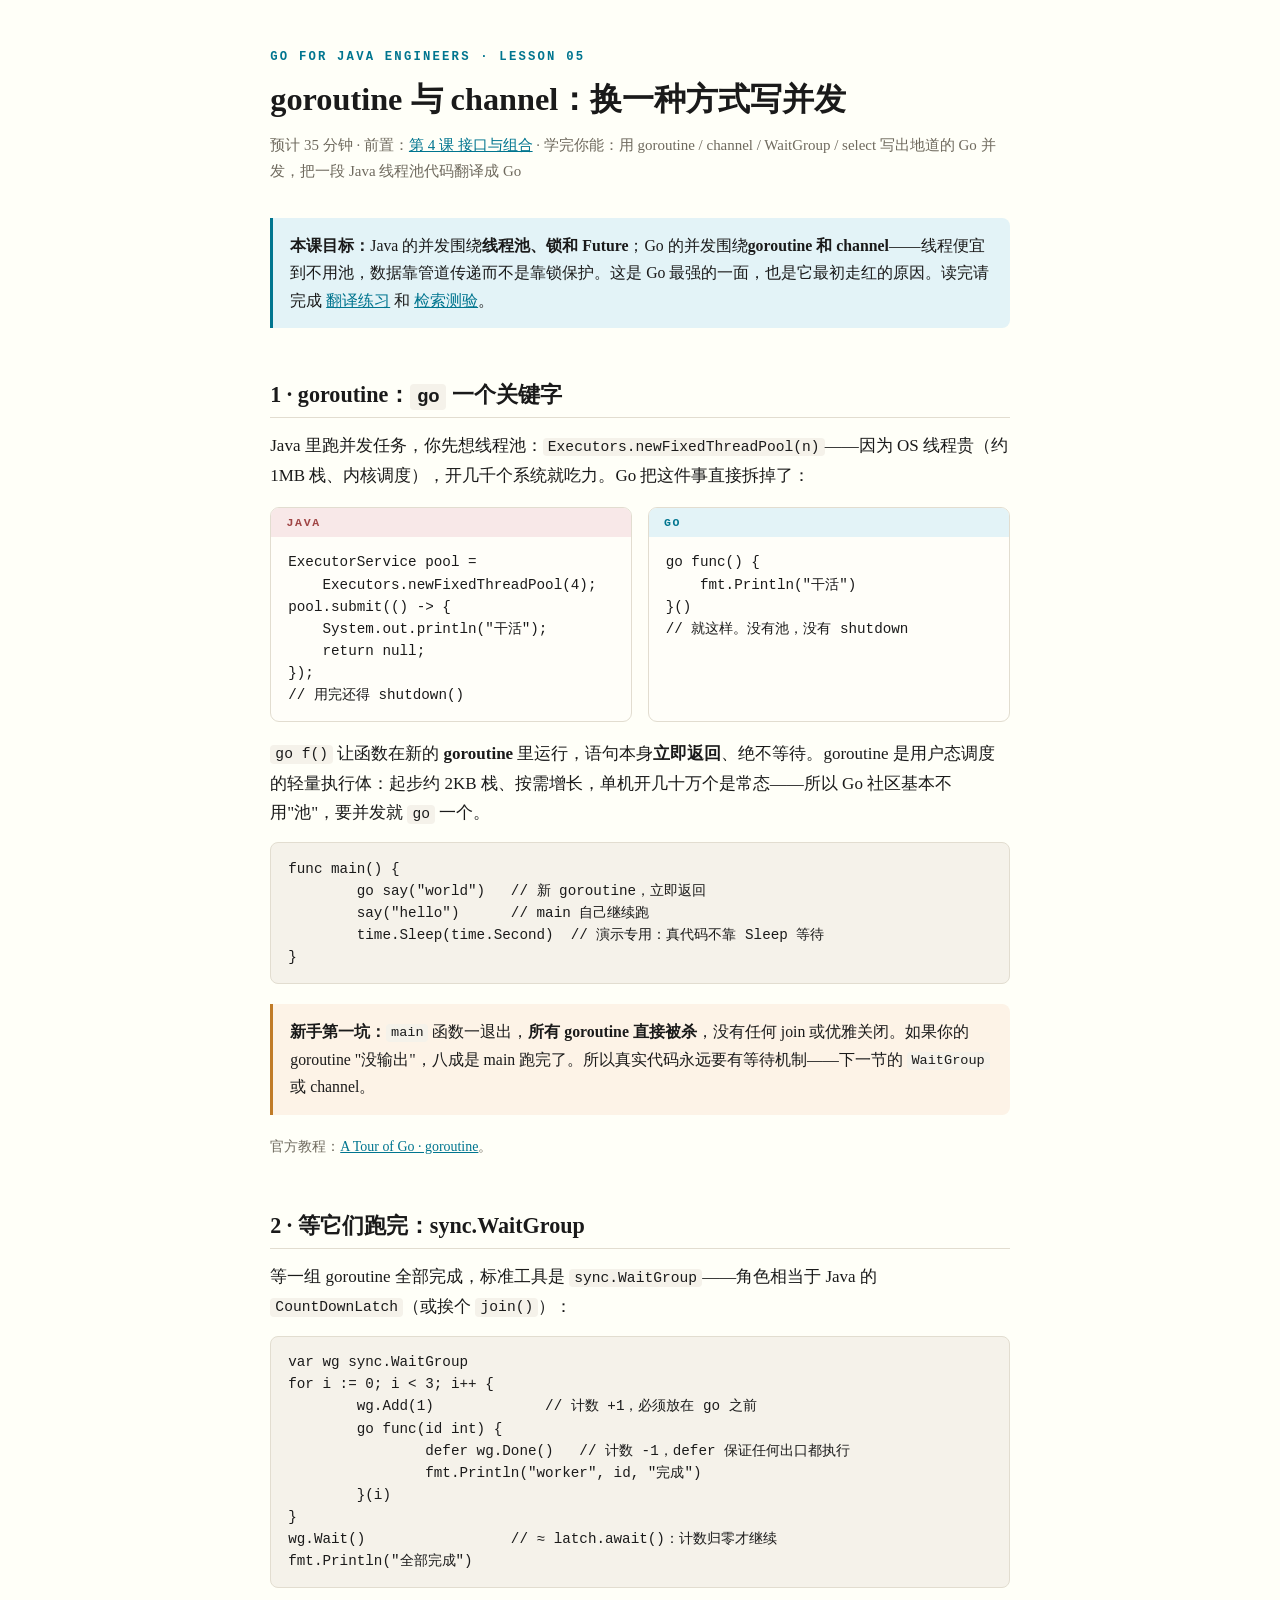
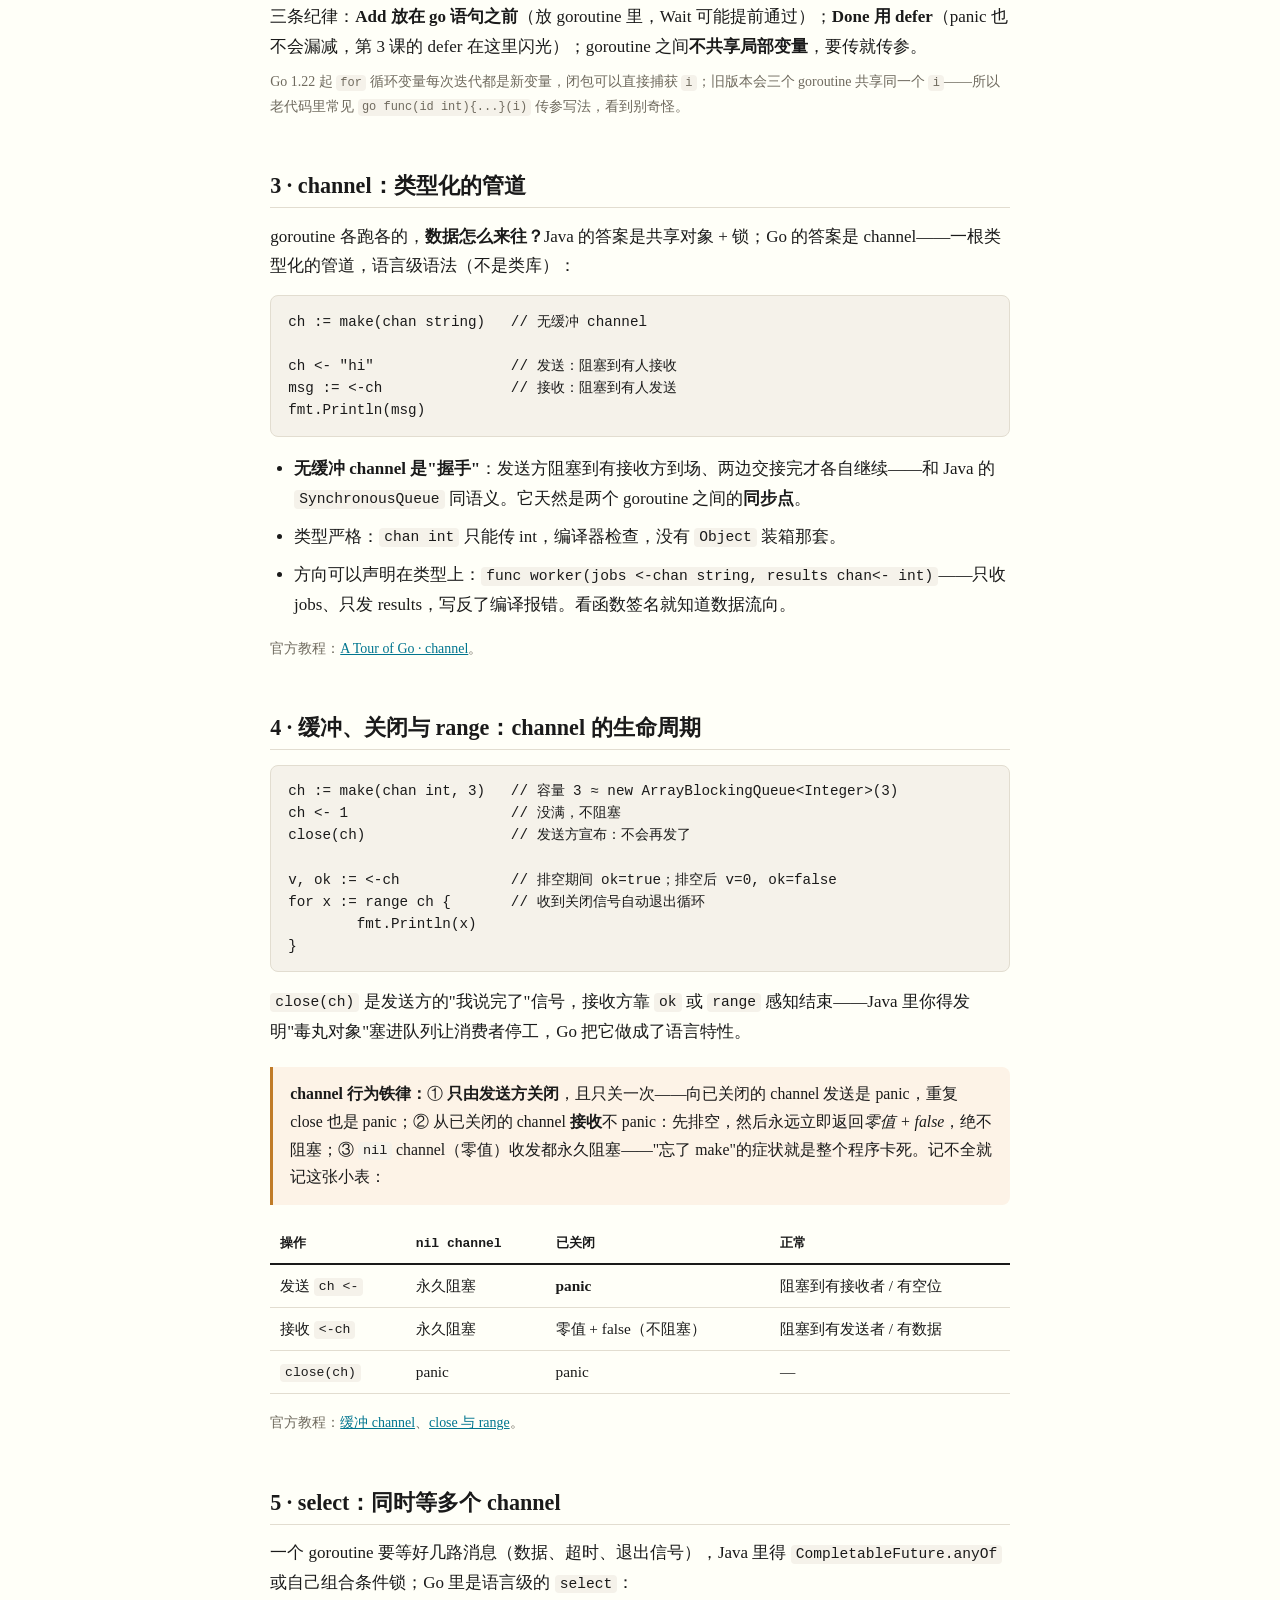
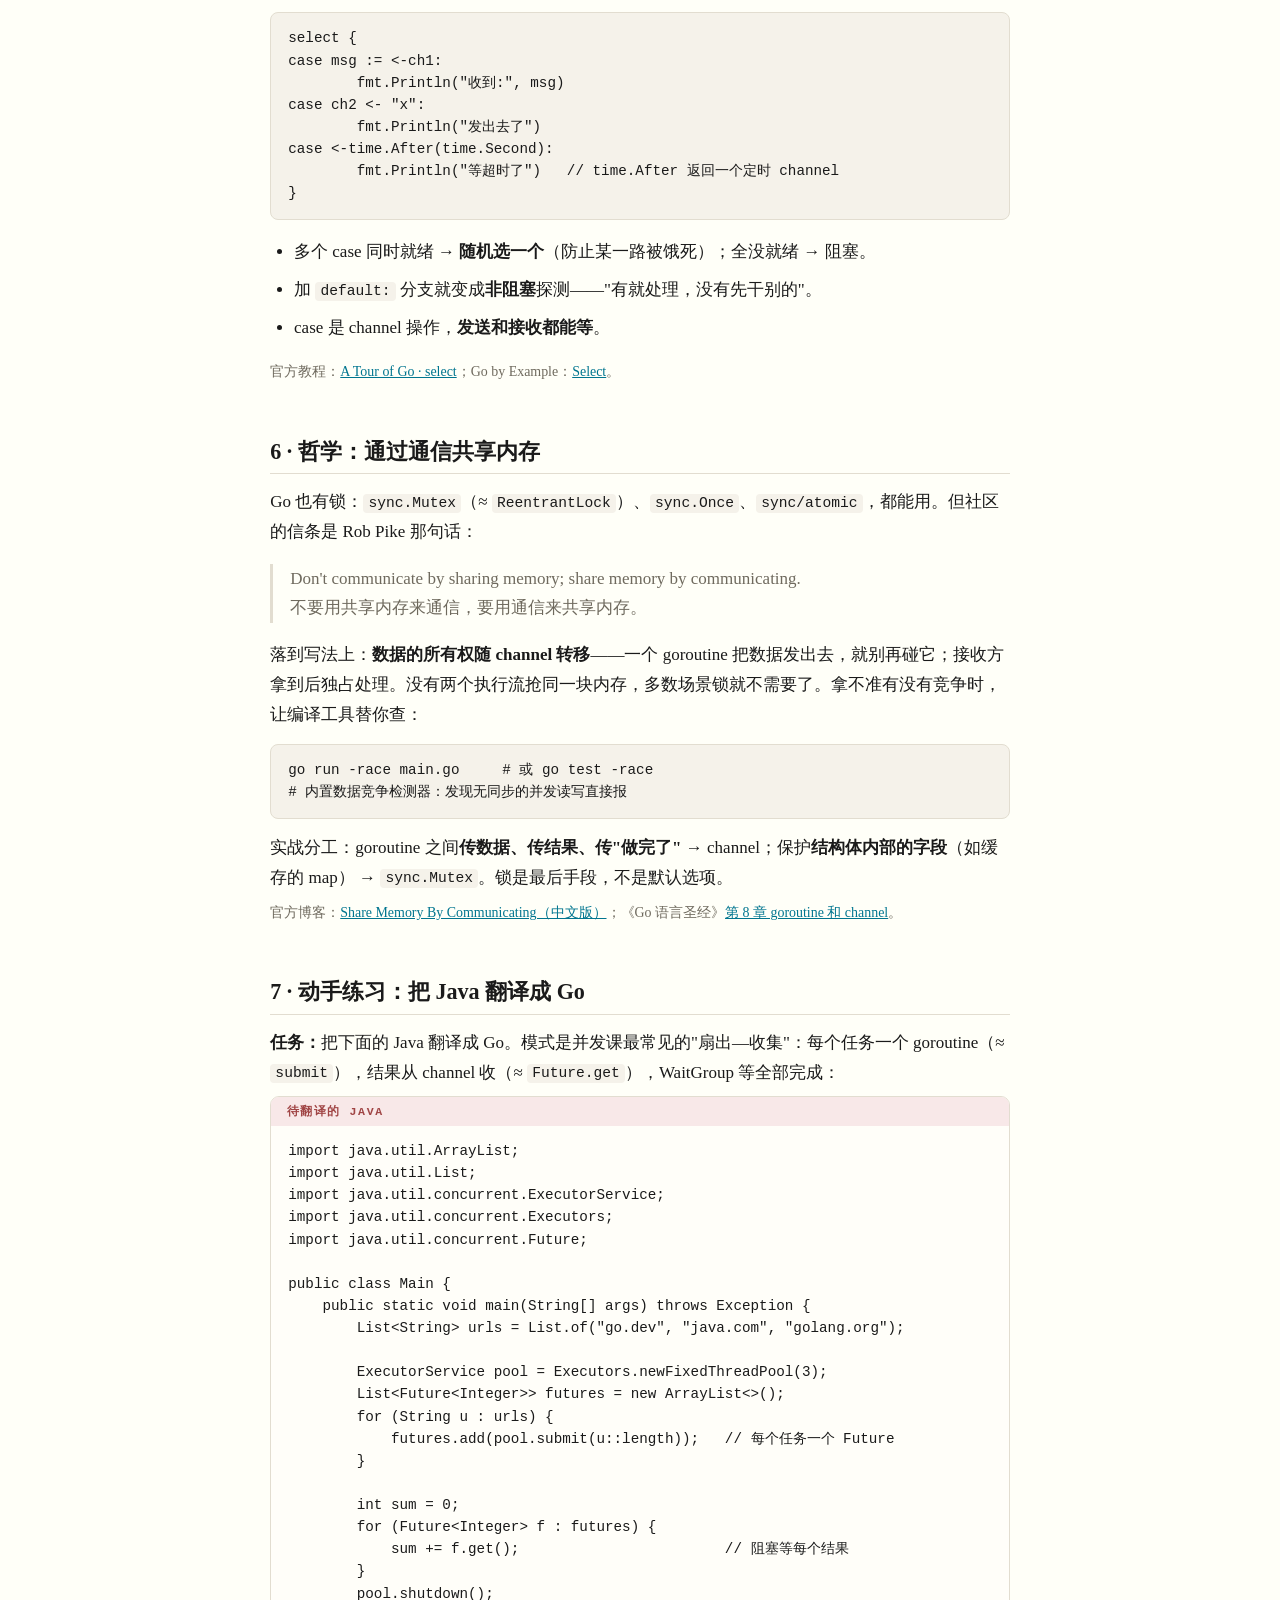
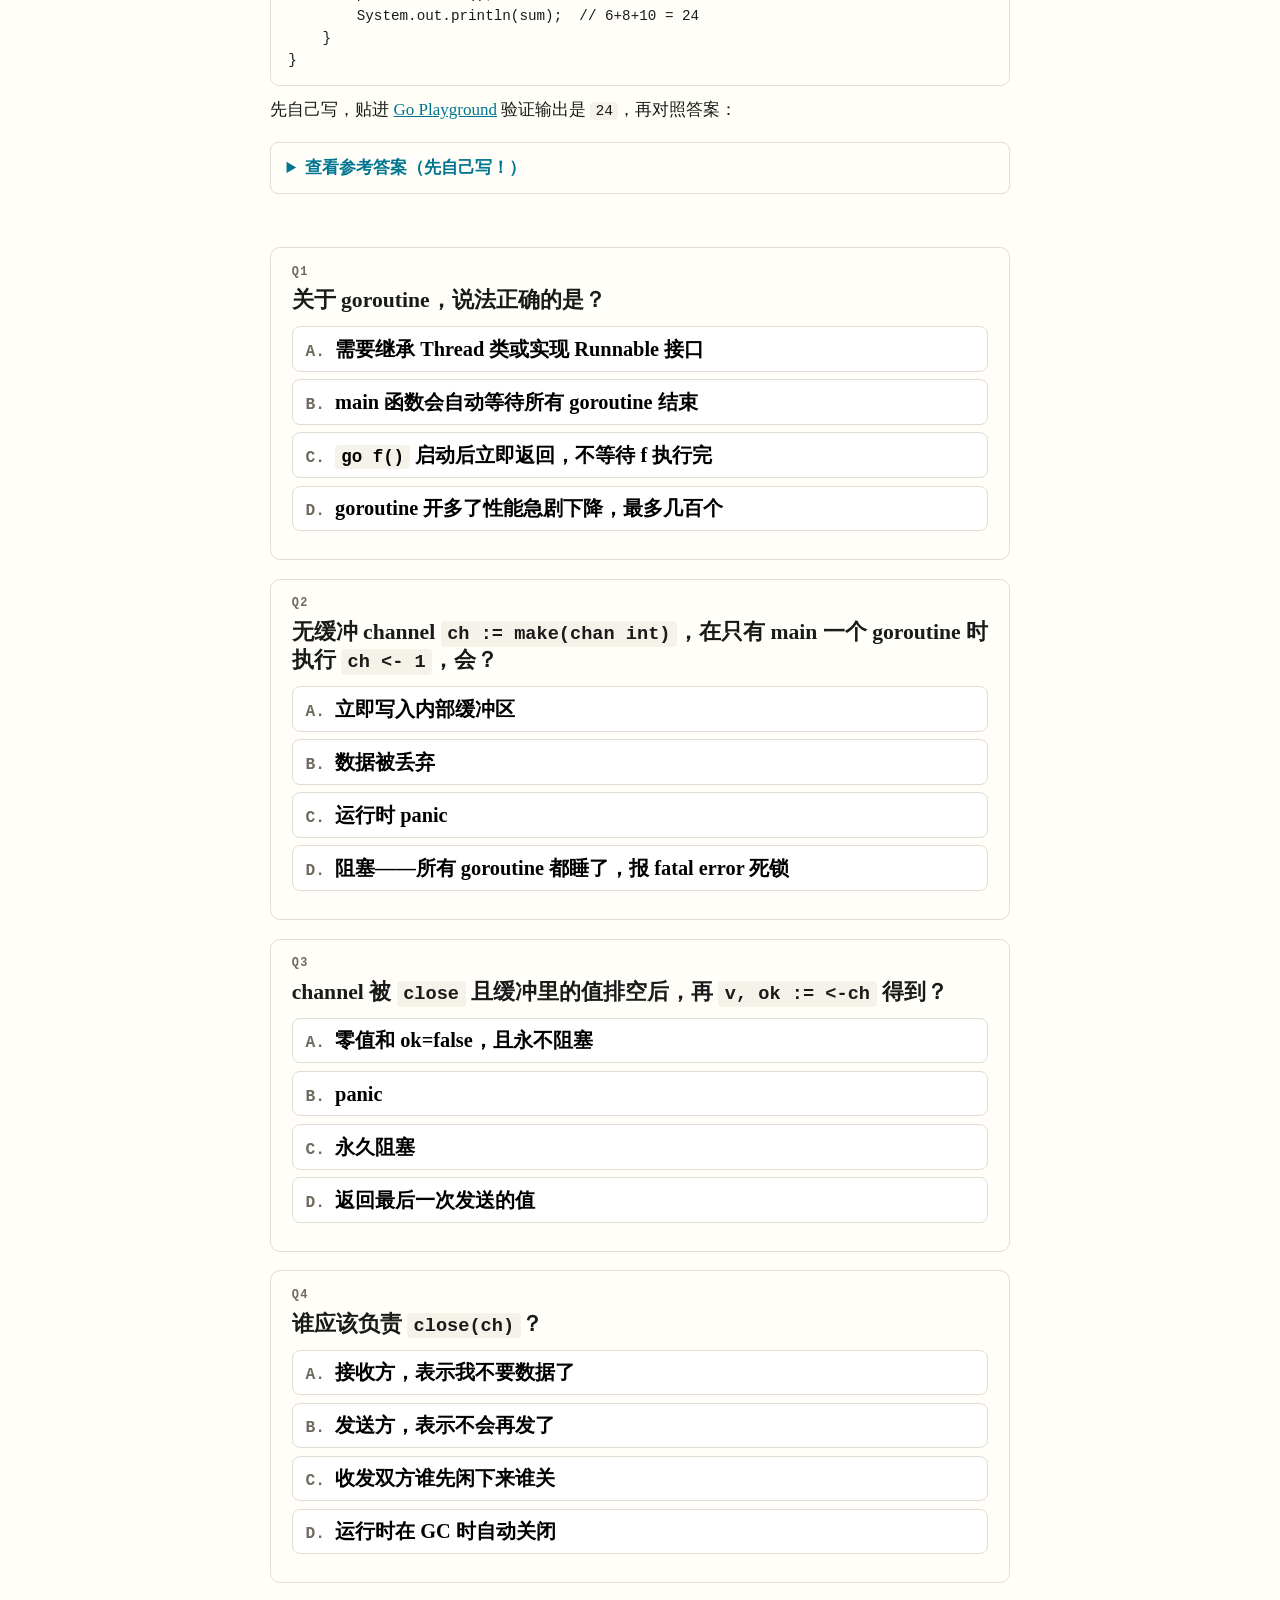
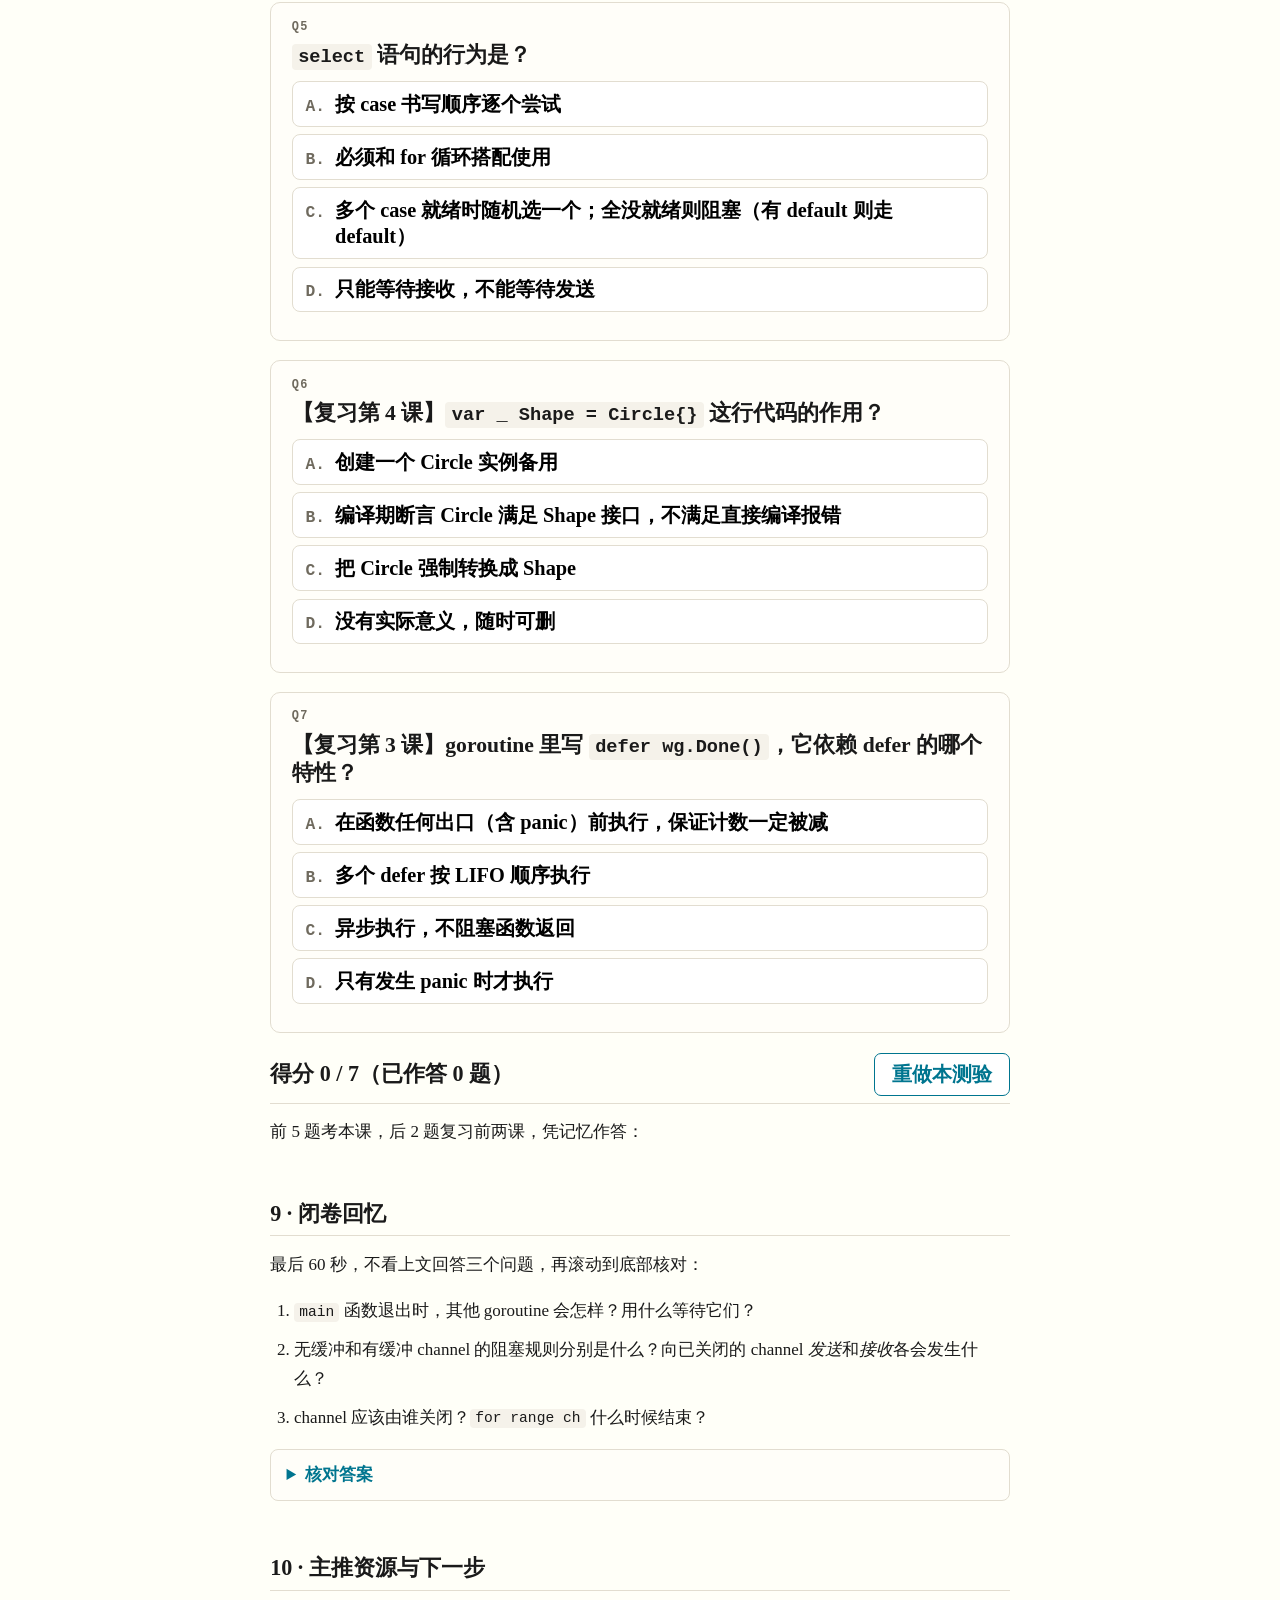
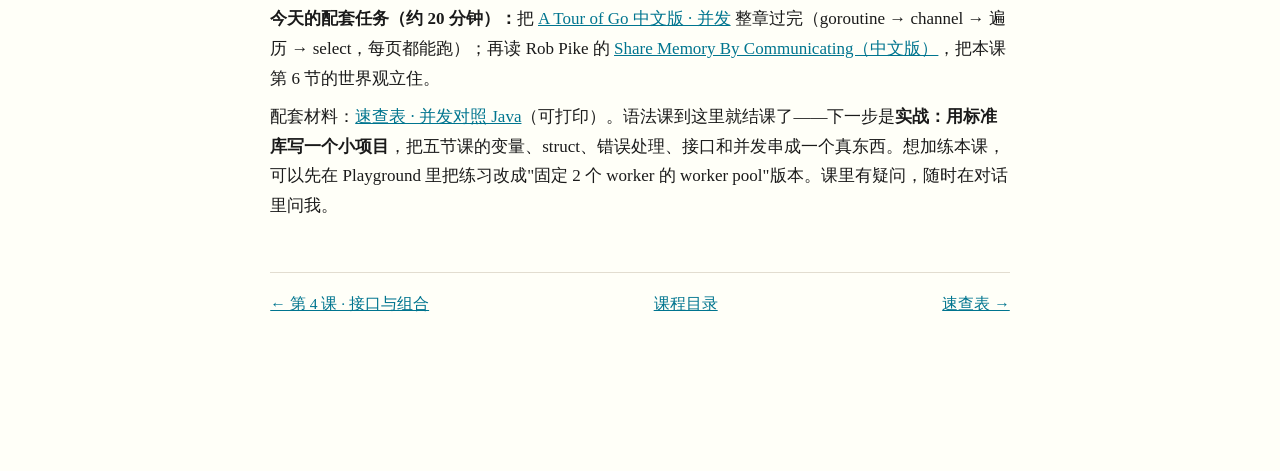
<file: go/grammar/lessons/0005-goroutines-and-channels.html>
<!DOCTYPE html>
<html lang="zh-CN">
<head>
<meta charset="utf-8">
<meta name="viewport" content="width=device-width, initial-scale=1">
<title>第 5 课 · goroutine 与 channel：换一种方式写并发</title>
<link rel="stylesheet" href="../assets/course.css">
</head>
<body>
<main>
  <div class="kicker">Go for Java Engineers · Lesson 05</div>
  <h1>goroutine 与 channel：换一种方式写并发</h1>
  <p class="meta">预计 35 分钟 · 前置：<a href="0004-interfaces-and-composition.html">第 4 课 接口与组合</a> · 学完你能：用 goroutine / channel / WaitGroup / select 写出地道的 Go 并发，把一段 Java 线程池代码翻译成 Go</p>

  <div class="note">
    <strong>本课目标：</strong>Java 的并发围绕<strong>线程池、锁和 Future</strong>；Go 的并发围绕<strong>goroutine 和 channel</strong>——线程便宜到不用池，数据靠管道传递而不是靠锁保护。这是 Go 最强的一面，也是它最初走红的原因。读完请完成 <a href="#exercise">翻译练习</a> 和 <a href="#quiz">检索测验</a>。
  </div>

  <h2 id="s1">1 · goroutine：<code>go</code> 一个关键字</h2>
  <p>Java 里跑并发任务，你先想线程池：<code>Executors.newFixedThreadPool(n)</code>——因为 OS 线程贵（约 1MB 栈、内核调度），开几千个系统就吃力。Go 把这件事直接拆掉了：</p>
  <div class="compare">
    <div class="panel java"><div class="panel-title">Java</div>
<pre><code>ExecutorService pool =
    Executors.newFixedThreadPool(4);
pool.submit(() -&gt; {
    System.out.println("干活");
    return null;
});
// 用完还得 shutdown()</code></pre></div>
    <div class="panel go"><div class="panel-title">Go</div>
<pre><code>go func() {
    fmt.Println("干活")
}()
// 就这样。没有池，没有 shutdown</code></pre></div>
  </div>
  <p><code>go f()</code> 让函数在新的 <strong>goroutine</strong> 里运行，语句本身<strong>立即返回</strong>、绝不等待。goroutine 是用户态调度的轻量执行体：起步约 2KB 栈、按需增长，单机开几十万个是常态——所以 Go 社区基本不用"池"，要并发就 <code>go</code> 一个。</p>
<pre><code>func main() {
	go say("world")   // 新 goroutine，立即返回
	say("hello")      // main 自己继续跑
	time.Sleep(time.Second)  // 演示专用：真代码不靠 Sleep 等待
}</code></pre>
  <div class="warn">
    <strong>新手第一坑：</strong><code>main</code> 函数一退出，<strong>所有 goroutine 直接被杀</strong>，没有任何 join 或优雅关闭。如果你的 goroutine "没输出"，八成是 main 跑完了。所以真实代码永远要有等待机制——下一节的 <code>WaitGroup</code> 或 channel。
  </div>
  <p class="cite">官方教程：<a href="https://tour.go-zh.org/concurrency/1">A Tour of Go · goroutine</a>。</p>

  <h2 id="s2">2 · 等它们跑完：sync.WaitGroup</h2>
  <p>等一组 goroutine 全部完成，标准工具是 <code>sync.WaitGroup</code>——角色相当于 Java 的 <code>CountDownLatch</code>（或挨个 <code>join()</code>）：</p>
<pre><code>var wg sync.WaitGroup
for i := 0; i &lt; 3; i++ {
	wg.Add(1)             // 计数 +1，必须放在 go 之前
	go func(id int) {
		defer wg.Done()   // 计数 -1，defer 保证任何出口都执行
		fmt.Println("worker", id, "完成")
	}(i)
}
wg.Wait()                 // ≈ latch.await()：计数归零才继续
fmt.Println("全部完成")</code></pre>
  <p>三条纪律：<strong>Add 放在 go 语句之前</strong>（放 goroutine 里，Wait 可能提前通过）；<strong>Done 用 defer</strong>（panic 也不会漏减，第 3 课的 defer 在这里闪光）；goroutine 之间<strong>不共享局部变量</strong>，要传就传参。</p>
  <p class="cite">Go 1.22 起 <code>for</code> 循环变量每次迭代都是新变量，闭包可以直接捕获 <code>i</code>；旧版本会三个 goroutine 共享同一个 <code>i</code>——所以老代码里常见 <code>go func(id int){...}(i)</code> 传参写法，看到别奇怪。</p>

  <h2 id="s3">3 · channel：类型化的管道</h2>
  <p>goroutine 各跑各的，<strong>数据怎么来往？</strong>Java 的答案是共享对象 + 锁；Go 的答案是 channel——一根类型化的管道，语言级语法（不是类库）：</p>
<pre><code>ch := make(chan string)   // 无缓冲 channel

ch &lt;- "hi"                // 发送：阻塞到有人接收
msg := &lt;-ch               // 接收：阻塞到有人发送
fmt.Println(msg)</code></pre>
  <ul>
    <li><strong>无缓冲 channel 是"握手"</strong>：发送方阻塞到有接收方到场、两边交接完才各自继续——和 Java 的 <code>SynchronousQueue</code> 同语义。它天然是两个 goroutine 之间的<strong>同步点</strong>。</li>
    <li>类型严格：<code>chan int</code> 只能传 int，编译器检查，没有 <code>Object</code> 装箱那套。</li>
    <li>方向可以声明在类型上：<code>func worker(jobs &lt;-chan string, results chan&lt;- int)</code>——只收 jobs、只发 results，写反了编译报错。看函数签名就知道数据流向。</li>
  </ul>
  <p class="cite">官方教程：<a href="https://tour.go-zh.org/concurrency/2">A Tour of Go · channel</a>。</p>

  <h2 id="s4">4 · 缓冲、关闭与 range：channel 的生命周期</h2>
<pre><code>ch := make(chan int, 3)   // 容量 3 ≈ new ArrayBlockingQueue&lt;Integer&gt;(3)
ch &lt;- 1                   // 没满，不阻塞
close(ch)                 // 发送方宣布：不会再发了

v, ok := &lt;-ch             // 排空期间 ok=true；排空后 v=0, ok=false
for x := range ch {       // 收到关闭信号自动退出循环
	fmt.Println(x)
}</code></pre>
  <p><code>close(ch)</code> 是发送方的"我说完了"信号，接收方靠 <code>ok</code> 或 <code>range</code> 感知结束——Java 里你得发明"毒丸对象"塞进队列让消费者停工，Go 把它做成了语言特性。</p>
  <div class="warn">
    <strong>channel 行为铁律：</strong>① <strong>只由发送方关闭</strong>，且只关一次——向已关闭的 channel 发送是 panic，重复 close 也是 panic；② 从已关闭的 channel <strong>接收</strong>不 panic：先排空，然后永远立即返回<em>零值 + false</em>，绝不阻塞；③ <code>nil</code> channel（零值）收发都永久阻塞——"忘了 make"的症状就是整个程序卡死。记不全就记这张小表：
  </div>
  <table>
    <tr><th>操作</th><th>nil channel</th><th>已关闭</th><th>正常</th></tr>
    <tr><td>发送 <code>ch &lt;-</code></td><td>永久阻塞</td><td><strong>panic</strong></td><td>阻塞到有接收者 / 有空位</td></tr>
    <tr><td>接收 <code>&lt;-ch</code></td><td>永久阻塞</td><td>零值 + false（不阻塞）</td><td>阻塞到有发送者 / 有数据</td></tr>
    <tr><td><code>close(ch)</code></td><td>panic</td><td>panic</td><td>—</td></tr>
  </table>
  <p class="cite">官方教程：<a href="https://tour.go-zh.org/concurrency/3">缓冲 channel</a>、<a href="https://tour.go-zh.org/concurrency/5">close 与 range</a>。</p>

  <h2 id="s5">5 · select：同时等多个 channel</h2>
  <p>一个 goroutine 要等好几路消息（数据、超时、退出信号），Java 里得 <code>CompletableFuture.anyOf</code> 或自己组合条件锁；Go 里是语言级的 <code>select</code>：</p>
<pre><code>select {
case msg := &lt;-ch1:
	fmt.Println("收到:", msg)
case ch2 &lt;- "x":
	fmt.Println("发出去了")
case &lt;-time.After(time.Second):
	fmt.Println("等超时了")   // time.After 返回一个定时 channel
}</code></pre>
  <ul>
    <li>多个 case 同时就绪 → <strong>随机选一个</strong>（防止某一路被饿死）；全没就绪 → 阻塞。</li>
    <li>加 <code>default:</code> 分支就变成<strong>非阻塞</strong>探测——"有就处理，没有先干别的"。</li>
    <li>case 是 channel 操作，<strong>发送和接收都能等</strong>。</li>
  </ul>
  <p class="cite">官方教程：<a href="https://tour.go-zh.org/concurrency/6">A Tour of Go · select</a>；Go by Example：<a href="https://gobyexample-cn.github.io/select">Select</a>。</p>

  <h2 id="s6">6 · 哲学：通过通信共享内存</h2>
  <p>Go 也有锁：<code>sync.Mutex</code>（≈ <code>ReentrantLock</code>）、<code>sync.Once</code>、<code>sync/atomic</code>，都能用。但社区的信条是 Rob Pike 那句话：</p>
  <blockquote>Don't communicate by sharing memory; share memory by communicating.<br>不要用共享内存来通信，要用通信来共享内存。</blockquote>
  <p>落到写法上：<strong>数据的所有权随 channel 转移</strong>——一个 goroutine 把数据发出去，就别再碰它；接收方拿到后独占处理。没有两个执行流抢同一块内存，多数场景锁就不需要了。拿不准有没有竞争时，让编译工具替你查：</p>
<pre><code>go run -race main.go     # 或 go test -race
# 内置数据竞争检测器：发现无同步的并发读写直接报</code></pre>
  <p>实战分工：goroutine 之间<strong>传数据、传结果、传"做完了"</strong> → channel；保护<strong>结构体内部的字段</strong>（如缓存的 map） → <code>sync.Mutex</code>。锁是最后手段，不是默认选项。</p>
  <p class="cite">官方博客：<a href="https://blog.go-zh.org/share-memory-by-communicating">Share Memory By Communicating（中文版）</a>；《Go 语言圣经》<a href="https://gopl-zh.github.io/ch8/ch8.html">第 8 章 goroutine 和 channel</a>。</p>

  <h2 id="exercise">7 · 动手练习：把 Java 翻译成 Go</h2>
  <p><strong>任务：</strong>把下面的 Java 翻译成 Go。模式是并发课最常见的"扇出—收集"：每个任务一个 goroutine（≈ <code>submit</code>），结果从 channel 收（≈ <code>Future.get</code>），WaitGroup 等全部完成：</p>
  <div class="panel java"><div class="panel-title">待翻译的 Java</div>
<pre><code>import java.util.ArrayList;
import java.util.List;
import java.util.concurrent.ExecutorService;
import java.util.concurrent.Executors;
import java.util.concurrent.Future;

public class Main {
    public static void main(String[] args) throws Exception {
        List&lt;String&gt; urls = List.of("go.dev", "java.com", "golang.org");

        ExecutorService pool = Executors.newFixedThreadPool(3);
        List&lt;Future&lt;Integer&gt;&gt; futures = new ArrayList&lt;&gt;();
        for (String u : urls) {
            futures.add(pool.submit(u::length));   // 每个任务一个 Future
        }

        int sum = 0;
        for (Future&lt;Integer&gt; f : futures) {
            sum += f.get();                        // 阻塞等每个结果
        }
        pool.shutdown();
        System.out.println(sum);  // 6+8+10 = 24
    }
}</code></pre></div>
  <p>先自己写，贴进 <a href="https://go.dev/play/">Go Playground</a> 验证输出是 <code>24</code>，再对照答案：</p>
  <details>
    <summary>查看参考答案（先自己写！）</summary>
<pre><code>package main

import (
	"fmt"
	"sync"
)

func main() {
	urls := []string{"go.dev", "java.com", "golang.org"}
	results := make(chan int)

	var wg sync.WaitGroup
	for _, u := range urls {
		wg.Add(1)                 // 放在 go 之前
		go func(url string) {     // ≈ pool.submit
			defer wg.Done()
			results &lt;- len(url)   // ≈ Future 里塞结果
		}(u)
	}

	go func() {
		wg.Wait()                 // 全部完成后……
		close(results)            // ……由这个 goroutine 关闭结果管道
	}()

	sum := 0
	for n := range results {      // ≈ 逐个 f.get()，收完自动退出
		sum += n
	}
	fmt.Println(sum)              // 24（结果顺序无关，总和确定）
}</code></pre>
    <p><strong>自评清单：</strong>① <code>wg.Add(1)</code> 在 <code>go</code> 语句之前？② goroutine 里用 <code>defer wg.Done()</code>？③ 发送全在 goroutine 里、main 只负责收？④ <code>close(results)</code> 在 <code>wg.Wait()</code> 之后的独立 goroutine 里（main 还在 <code>range</code> 阻塞收数，不能自己关自己收）？⑤ 收结果用 <code>range</code> 自动退出？——五条全中，你就把 Go 并发的黄金骨架写出来了。这个"扇出 + WaitGroup + close + range 收尾"的模式值得背下来，生产代码里到处都是它。</p>
  </details>

  <h2 id="quiz">8 · 检索测验</h2>
  <p>前 5 题考本课，后 2 题复习前两课，凭记忆作答：</p>
  <div id="quiz"></div>

  <h2>9 · 闭卷回忆</h2>
  <p>最后 60 秒，不看上文回答三个问题，再滚动到底部核对：</p>
  <ol>
    <li><code>main</code> 函数退出时，其他 goroutine 会怎样？用什么等待它们？</li>
    <li>无缓冲和有缓冲 channel 的阻塞规则分别是什么？向已关闭的 channel <em>发送</em>和<em>接收</em>各会发生什么？</li>
    <li>channel 应该由谁关闭？<code>for range ch</code> 什么时候结束？</li>
  </ol>
  <details>
    <summary>核对答案</summary>
    <ol>
      <li>直接被杀，没有优雅关闭；用 <code>sync.WaitGroup</code> 或 channel 等待。</li>
      <li>无缓冲：发送等接收者、接收等发送者（握手）；有缓冲：满了发送才阻塞、空了接收才阻塞。<em>发送</em>到已关闭 → panic；<em>接收</em> → 不 panic，排空后立即得零值 + <code>ok=false</code>。</li>
      <li>发送方（且只关一次）；接收方排空所有已发送的值后自动退出。</li>
    </ol>
  </details>

  <h2>10 · 主推资源与下一步</h2>
  <p><strong>今天的配套任务（约 20 分钟）：</strong>把 <a href="https://tour.go-zh.org/concurrency/1">A Tour of Go 中文版 · 并发</a> 整章过完（goroutine → channel → 遍历 → select，每页都能跑）；再读 Rob Pike 的 <a href="https://blog.go-zh.org/share-memory-by-communicating">Share Memory By Communicating（中文版）</a>，把本课第 6 节的世界观立住。</p>
  <p>配套材料：<a href="../reference/go-concurrency-vs-java.html">速查表 · 并发对照 Java</a>（可打印）。语法课到这里就结课了——下一步是<strong>实战：用标准库写一个小项目</strong>，把五节课的变量、struct、错误处理、接口和并发串成一个真东西。想加练本课，可以先在 Playground 里把练习改成"固定 2 个 worker 的 worker pool"版本。课里有疑问，随时在对话里问我。</p>

  <nav class="lesson-nav">
    <a href="0004-interfaces-and-composition.html">← 第 4 课 · 接口与组合</a>
    <a href="../index.html">课程目录</a>
    <a href="../reference/go-concurrency-vs-java.html">速查表 →</a>
  </nav>
</main>

<script src="../assets/quiz.js"></script>
<script>
renderQuiz("#quiz", [
  {
    q: "关于 goroutine，说法正确的是？",
    options: [
      "需要继承 Thread 类或实现 Runnable 接口",
      "main 函数会自动等待所有 goroutine 结束",
      "<code>go f()</code> 启动后立即返回，不等待 f 执行完",
      "goroutine 开多了性能急剧下降，最多几百个"
    ],
    answer: 2,
    explain: "<code>go</code> 语句立即返回；goroutine 起步约 2KB 栈、用户态调度，几十万个是常态。注意 main 退出时所有 goroutine <strong>直接被杀</strong>——等待要靠 WaitGroup 或 channel。（<a href='https://tour.go-zh.org/concurrency/1'>Tour · goroutine</a>）"
  },
  {
    q: "无缓冲 channel <code>ch := make(chan int)</code>，在只有 main 一个 goroutine 时执行 <code>ch &lt;- 1</code>，会？",
    options: [
      "立即写入内部缓冲区",
      "数据被丢弃",
      "运行时 panic",
      "阻塞——所有 goroutine 都睡了，报 fatal error 死锁"
    ],
    answer: 3,
    explain: "无缓冲 channel 是<strong>握手</strong>：发送阻塞到有接收者到场。只有自己一个 goroutine 时没人接，Go 运行时直接报 <code>fatal error: all goroutines are asleep - deadlock!</code>。想先存后排用缓冲 channel。（<a href='https://tour.go-zh.org/concurrency/2'>Tour · channel</a>）"
  },
  {
    q: "channel 被 <code>close</code> 且缓冲里的值排空后，再 <code>v, ok := &lt;-ch</code> 得到？",
    options: [
      "零值和 ok=false，且永不阻塞",
      "panic",
      "永久阻塞",
      "返回最后一次发送的值"
    ],
    answer: 0,
    explain: "关闭后先排空在途的值，之后每次接收<strong>立即返回零值 + false</strong>，绝不阻塞——<code>for range ch</code> 正是靠这个机制自动退出循环。（<a href='https://tour.go-zh.org/concurrency/5'>Tour · range 与 close</a>）"
  },
  {
    q: "谁应该负责 <code>close(ch)</code>？",
    options: [
      "接收方，表示我不要数据了",
      "发送方，表示不会再发了",
      "收发双方谁先闲下来谁关",
      "运行时在 GC 时自动关闭"
    ],
    answer: 1,
    explain: "close 是发送方的\"我说完了\"信号。向已关闭的 channel 发送、重复 close 都是 <strong>panic</strong>；接收方关闭 channel 是设计错误。多个发送方时用额外的完成 channel 或约定只关一次。（本课第 4 节）"
  },
  {
    q: "<code>select</code> 语句的行为是？",
    options: [
      "按 case 书写顺序逐个尝试",
      "必须和 for 循环搭配使用",
      "多个 case 就绪时随机选一个；全没就绪则阻塞（有 default 则走 default）",
      "只能等待接收，不能等待发送"
    ],
    answer: 2,
    explain: "随机选择防止某一路被饿死；case 里收发都能等；配 <code>time.After</code> 做超时、加 <code>default</code> 变非阻塞探测。Java 里等价逻辑要靠 <code>anyOf</code> 或手搓条件锁。（<a href='https://tour.go-zh.org/concurrency/6'>Tour · select</a>）"
  },
  {
    q: "【复习第 4 课】<code>var _ Shape = Circle{}</code> 这行代码的作用？",
    options: [
      "创建一个 Circle 实例备用",
      "编译期断言 Circle 满足 Shape 接口，不满足直接编译报错",
      "把 Circle 强制转换成 Shape",
      "没有实际意义，随时可删"
    ],
    answer: 1,
    explain: "间隔复习：<code>_</code> 丢弃赋值只留下编译检查，是接口实现最便宜的单测——方法集差一个就编不过。（第 4 课第 1 节）"
  },
  {
    q: "【复习第 3 课】goroutine 里写 <code>defer wg.Done()</code>，它依赖 defer 的哪个特性？",
    options: [
      "在函数任何出口（含 panic）前执行，保证计数一定被减",
      "多个 defer 按 LIFO 顺序执行",
      "异步执行，不阻塞函数返回",
      "只有发生 panic 时才执行"
    ],
    answer: 0,
    explain: "间隔复习：defer 在函数<strong>任何出口</strong>前执行——goroutine 里就算 panic 也不会漏掉 Done。和 Add 放 go 之前、Wait 等归零合称 WaitGroup 三纪律。（第 3 课第 4 节 + 本课第 2 节）"
  }
]);
</script>
</body>
</html>
</file>
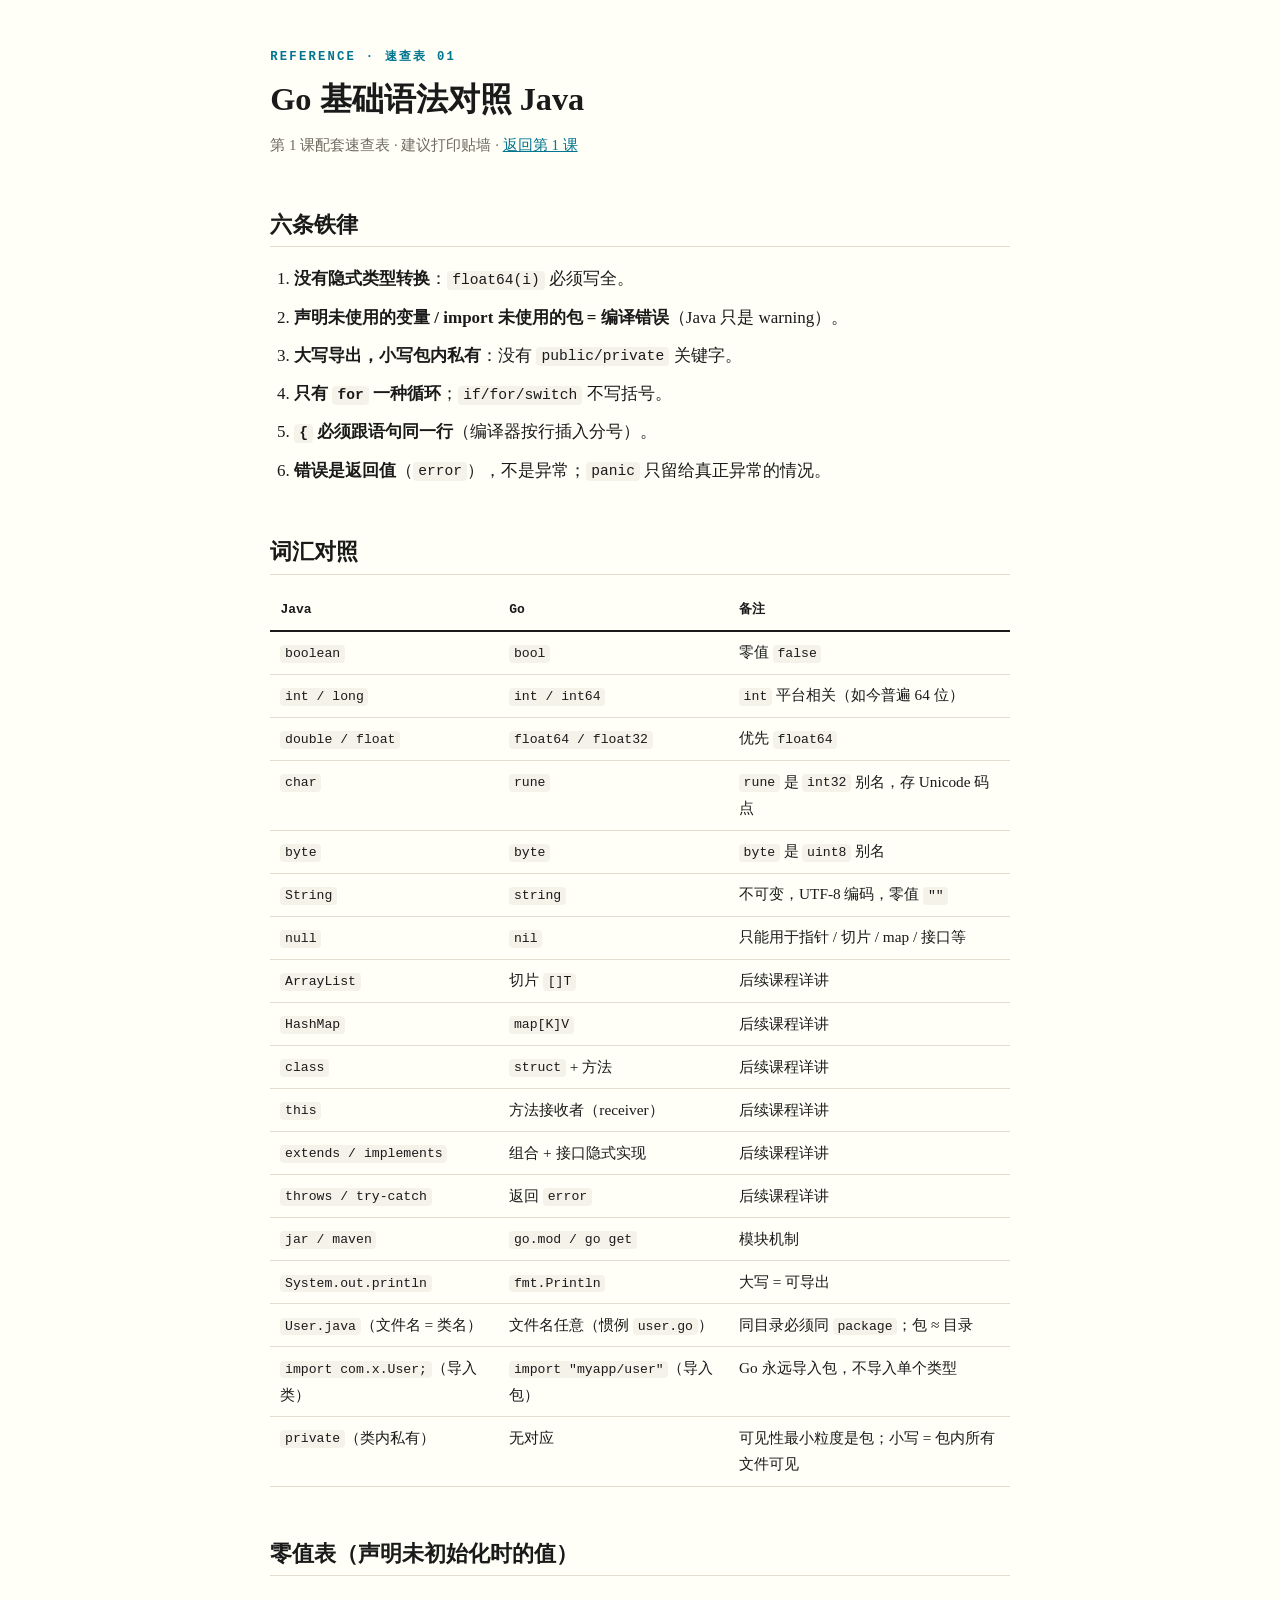
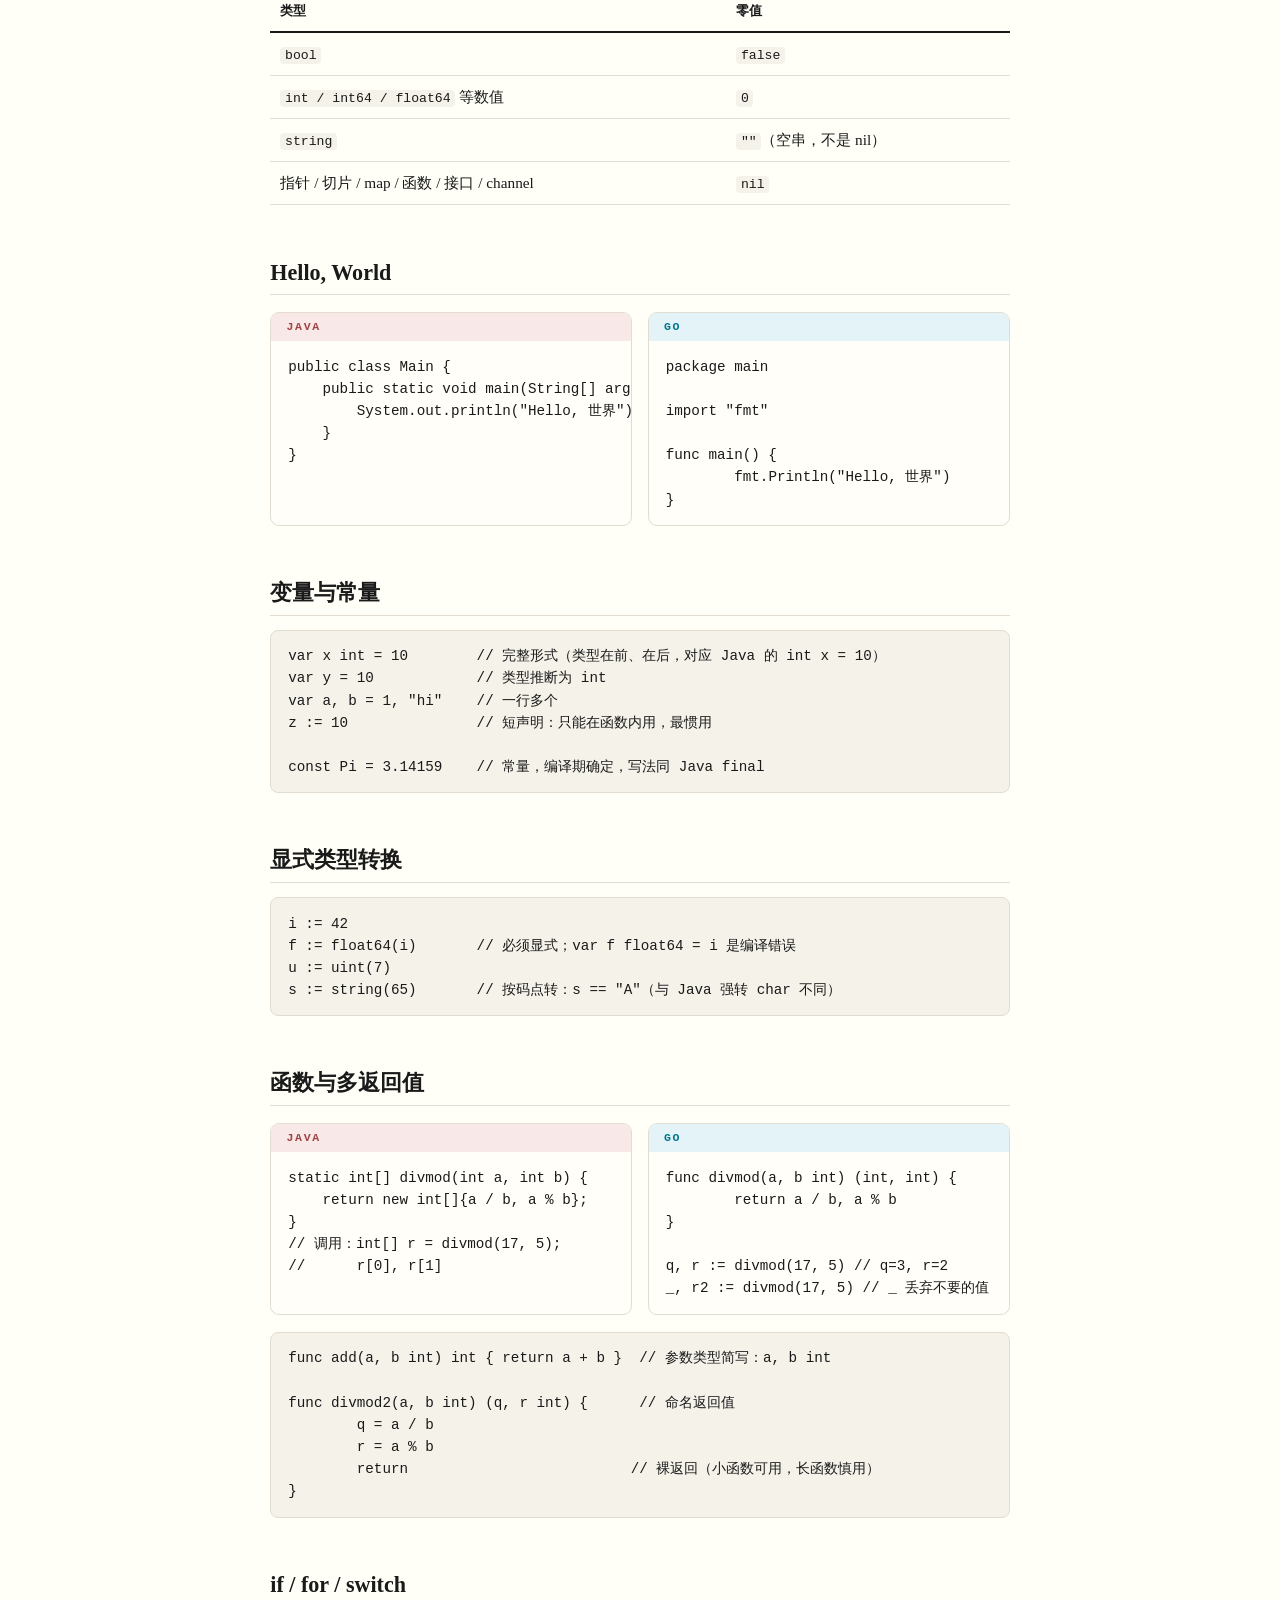
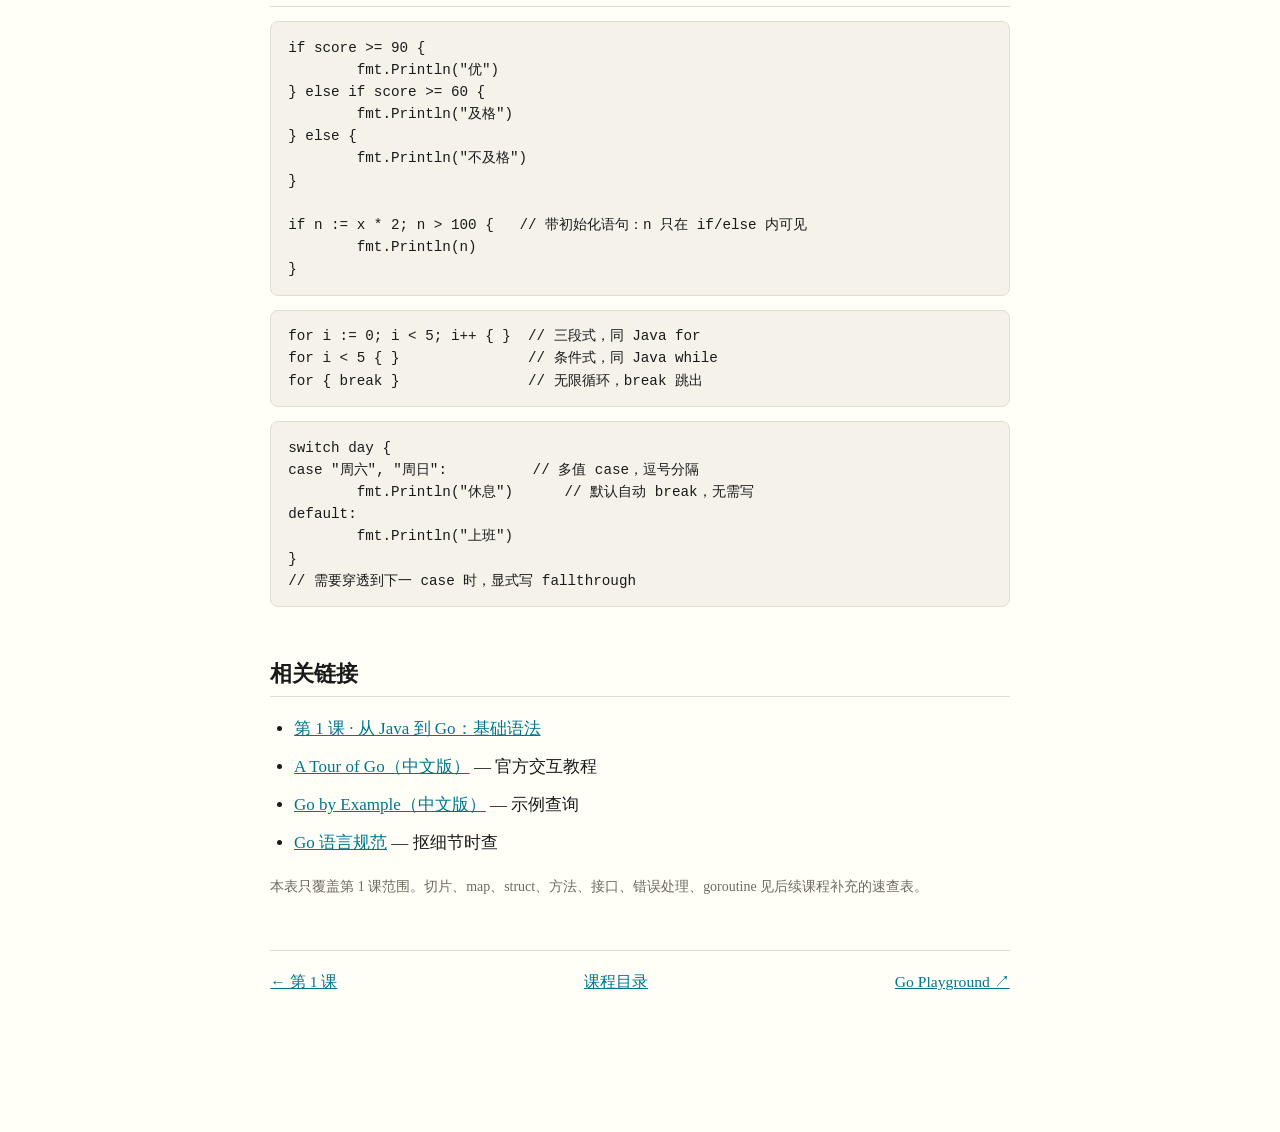
<file: go/grammar/reference/go-basics-vs-java.html>
<!DOCTYPE html>
<html lang="zh-CN">
<head>
<meta charset="utf-8">
<meta name="viewport" content="width=device-width, initial-scale=1">
<title>速查表 · Go 基础语法对照 Java</title>
<link rel="stylesheet" href="../assets/course.css">
</head>
<body>
<main>
  <div class="kicker">Reference · 速查表 01</div>
  <h1>Go 基础语法对照 Java</h1>
  <p class="meta">第 1 课配套速查表 · 建议打印贴墙 · <a href="../lessons/0001-go-basics-for-java-developers.html">返回第 1 课</a></p>

  <h2>六条铁律</h2>
  <ol>
    <li><strong>没有隐式类型转换</strong>：<code>float64(i)</code> 必须写全。</li>
    <li><strong>声明未使用的变量 / import 未使用的包 = 编译错误</strong>（Java 只是 warning）。</li>
    <li><strong>大写导出，小写包内私有</strong>：没有 <code>public/private</code> 关键字。</li>
    <li><strong>只有 <code>for</code> 一种循环</strong>；<code>if/for/switch</code> 不写括号。</li>
    <li><strong><code>{</code> 必须跟语句同一行</strong>（编译器按行插入分号）。</li>
    <li><strong>错误是返回值</strong>（<code>error</code>），不是异常；<code>panic</code> 只留给真正异常的情况。</li>
  </ol>

  <h2>词汇对照</h2>
  <table>
    <tr><th>Java</th><th>Go</th><th>备注</th></tr>
    <tr><td><code>boolean</code></td><td><code>bool</code></td><td>零值 <code>false</code></td></tr>
    <tr><td><code>int / long</code></td><td><code>int / int64</code></td><td><code>int</code> 平台相关（如今普遍 64 位）</td></tr>
    <tr><td><code>double / float</code></td><td><code>float64 / float32</code></td><td>优先 <code>float64</code></td></tr>
    <tr><td><code>char</code></td><td><code>rune</code></td><td><code>rune</code> 是 <code>int32</code> 别名，存 Unicode 码点</td></tr>
    <tr><td><code>byte</code></td><td><code>byte</code></td><td><code>byte</code> 是 <code>uint8</code> 别名</td></tr>
    <tr><td><code>String</code></td><td><code>string</code></td><td>不可变，UTF-8 编码，零值 <code>""</code></td></tr>
    <tr><td><code>null</code></td><td><code>nil</code></td><td>只能用于指针 / 切片 / map / 接口等</td></tr>
    <tr><td><code>ArrayList</code></td><td>切片 <code>[]T</code></td><td>后续课程详讲</td></tr>
    <tr><td><code>HashMap</code></td><td><code>map[K]V</code></td><td>后续课程详讲</td></tr>
    <tr><td><code>class</code></td><td><code>struct</code> + 方法</td><td>后续课程详讲</td></tr>
    <tr><td><code>this</code></td><td>方法接收者（receiver）</td><td>后续课程详讲</td></tr>
    <tr><td><code>extends / implements</code></td><td>组合 + 接口隐式实现</td><td>后续课程详讲</td></tr>
    <tr><td><code>throws / try-catch</code></td><td>返回 <code>error</code></td><td>后续课程详讲</td></tr>
    <tr><td><code>jar / maven</code></td><td><code>go.mod / go get</code></td><td>模块机制</td></tr>
    <tr><td><code>System.out.println</code></td><td><code>fmt.Println</code></td><td>大写 = 可导出</td></tr>
    <tr><td><code>User.java</code>（文件名 = 类名）</td><td>文件名任意（惯例 <code>user.go</code>）</td><td>同目录必须同 <code>package</code>；包 ≈ 目录</td></tr>
    <tr><td><code>import com.x.User;</code>（导入类）</td><td><code>import "myapp/user"</code>（导入包）</td><td>Go 永远导入包，不导入单个类型</td></tr>
    <tr><td><code>private</code>（类内私有）</td><td>无对应</td><td>可见性最小粒度是包；小写 = 包内所有文件可见</td></tr>
  </table>

  <h2>零值表（声明未初始化时的值）</h2>
  <table>
    <tr><th>类型</th><th>零值</th></tr>
    <tr><td><code>bool</code></td><td><code>false</code></td></tr>
    <tr><td><code>int / int64 / float64</code> 等数值</td><td><code>0</code></td></tr>
    <tr><td><code>string</code></td><td><code>""</code>（空串，不是 nil）</td></tr>
    <tr><td>指针 / 切片 / map / 函数 / 接口 / channel</td><td><code>nil</code></td></tr>
  </table>

  <h2>Hello, World</h2>
  <div class="compare">
    <div class="panel java"><div class="panel-title">Java</div>
<pre><code>public class Main {
    public static void main(String[] args) {
        System.out.println("Hello, 世界");
    }
}</code></pre></div>
    <div class="panel go"><div class="panel-title">Go</div>
<pre><code>package main

import "fmt"

func main() {
	fmt.Println("Hello, 世界")
}</code></pre></div>
  </div>

  <h2>变量与常量</h2>
<pre><code>var x int = 10        // 完整形式（类型在前、在后，对应 Java 的 int x = 10）
var y = 10            // 类型推断为 int
var a, b = 1, "hi"    // 一行多个
z := 10               // 短声明：只能在函数内用，最惯用

const Pi = 3.14159    // 常量，编译期确定，写法同 Java final</code></pre>

  <h2>显式类型转换</h2>
<pre><code>i := 42
f := float64(i)       // 必须显式；var f float64 = i 是编译错误
u := uint(7)
s := string(65)       // 按码点转：s == "A"（与 Java 强转 char 不同）</code></pre>

  <h2>函数与多返回值</h2>
  <div class="compare">
    <div class="panel java"><div class="panel-title">Java</div>
<pre><code>static int[] divmod(int a, int b) {
    return new int[]{a / b, a % b};
}
// 调用：int[] r = divmod(17, 5);
//      r[0], r[1]</code></pre></div>
    <div class="panel go"><div class="panel-title">Go</div>
<pre><code>func divmod(a, b int) (int, int) {
	return a / b, a % b
}

q, r := divmod(17, 5) // q=3, r=2
_, r2 := divmod(17, 5) // _ 丢弃不要的值</code></pre></div>
  </div>
<pre><code>func add(a, b int) int { return a + b }  // 参数类型简写：a, b int

func divmod2(a, b int) (q, r int) {      // 命名返回值
	q = a / b
	r = a % b
	return                          // 裸返回（小函数可用，长函数慎用）
}</code></pre>

  <h2>if / for / switch</h2>
<pre><code>if score >= 90 {
	fmt.Println("优")
} else if score >= 60 {
	fmt.Println("及格")
} else {
	fmt.Println("不及格")
}

if n := x * 2; n > 100 {   // 带初始化语句：n 只在 if/else 内可见
	fmt.Println(n)
}</code></pre>
<pre><code>for i := 0; i < 5; i++ { }  // 三段式，同 Java for
for i < 5 { }               // 条件式，同 Java while
for { break }               // 无限循环，break 跳出</code></pre>
<pre><code>switch day {
case "周六", "周日":          // 多值 case，逗号分隔
	fmt.Println("休息")      // 默认自动 break，无需写
default:
	fmt.Println("上班")
}
// 需要穿透到下一 case 时，显式写 fallthrough</code></pre>

  <h2>相关链接</h2>
  <ul>
    <li><a href="../lessons/0001-go-basics-for-java-developers.html">第 1 课 · 从 Java 到 Go：基础语法</a></li>
    <li><a href="https://tour.go-zh.org/">A Tour of Go（中文版）</a> — 官方交互教程</li>
    <li><a href="https://gobyexample-cn.github.io/">Go by Example（中文版）</a> — 示例查询</li>
    <li><a href="https://go.dev/ref/spec">Go 语言规范</a> — 抠细节时查</li>
  </ul>

  <p class="cite">本表只覆盖第 1 课范围。切片、map、struct、方法、接口、错误处理、goroutine 见后续课程补充的速查表。</p>

  <nav class="lesson-nav">
    <a href="../lessons/0001-go-basics-for-java-developers.html">← 第 1 课</a>
    <a href="../index.html">课程目录</a>
    <a href="https://go.dev/play/">Go Playground ↗</a>
  </nav>
</main>
</body>
</html>
</file>
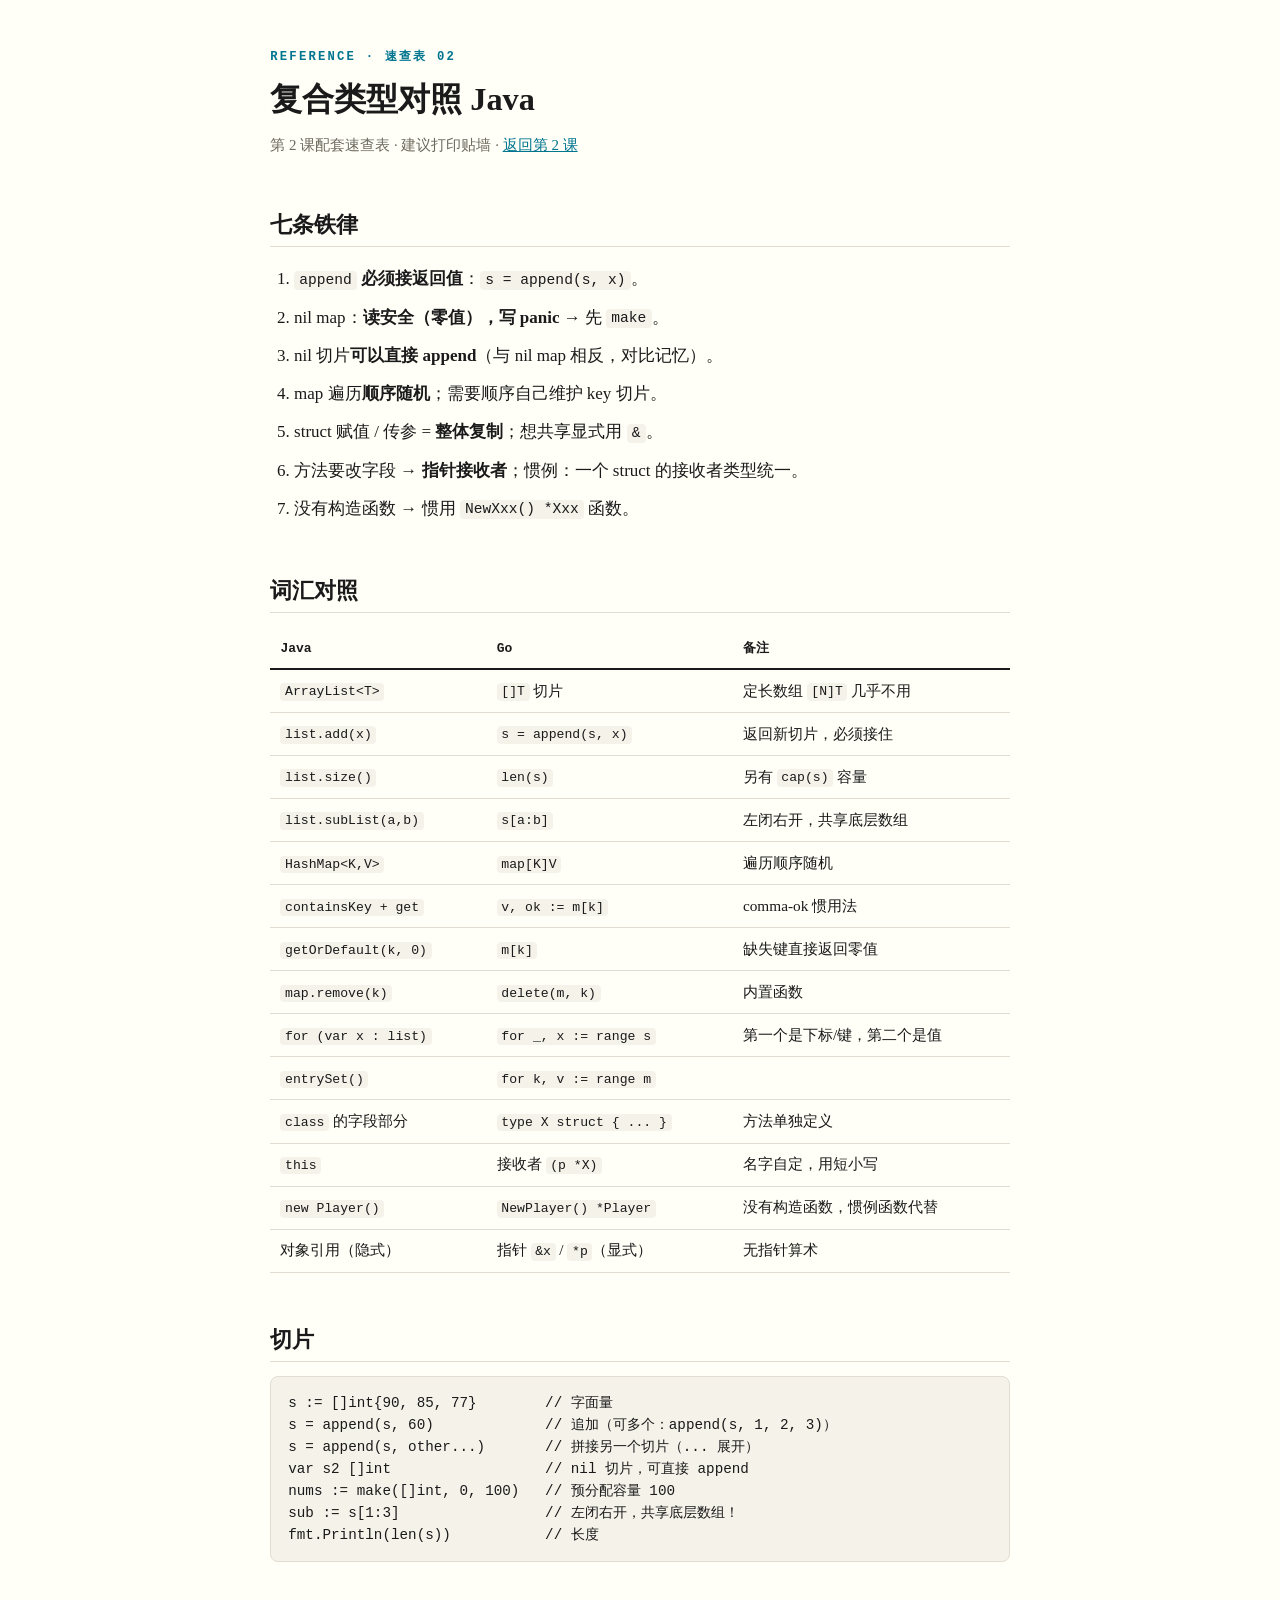
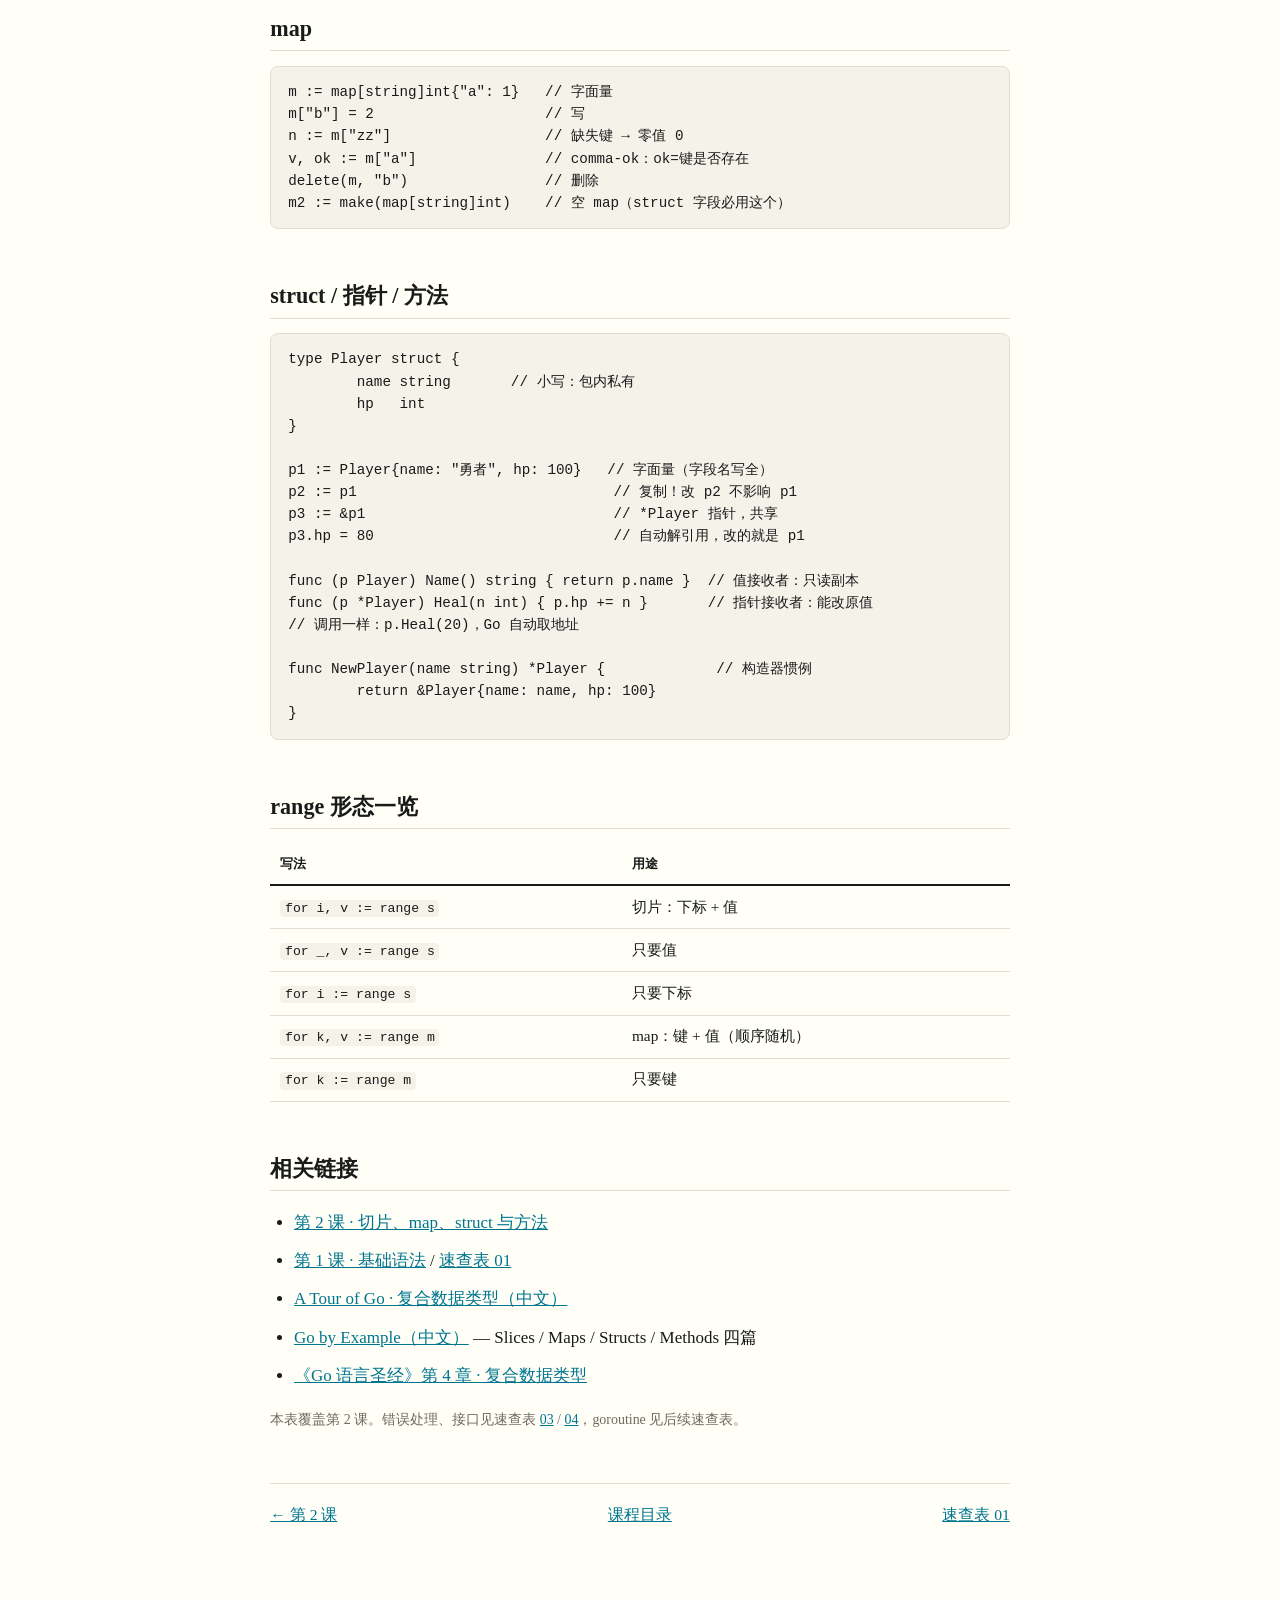
<file: go/grammar/reference/go-composite-types-vs-java.html>
<!DOCTYPE html>
<html lang="zh-CN">
<head>
<meta charset="utf-8">
<meta name="viewport" content="width=device-width, initial-scale=1">
<title>速查表 · 复合类型对照 Java（切片 / map / struct / 方法）</title>
<link rel="stylesheet" href="../assets/course.css">
</head>
<body>
<main>
  <div class="kicker">Reference · 速查表 02</div>
  <h1>复合类型对照 Java</h1>
  <p class="meta">第 2 课配套速查表 · 建议打印贴墙 · <a href="../lessons/0002-slices-maps-structs-methods.html">返回第 2 课</a></p>

  <h2>七条铁律</h2>
  <ol>
    <li><code>append</code> <strong>必须接返回值</strong>：<code>s = append(s, x)</code>。</li>
    <li>nil map：<strong>读安全（零值），写 panic</strong> → 先 <code>make</code>。</li>
    <li>nil 切片<strong>可以直接 append</strong>（与 nil map 相反，对比记忆）。</li>
    <li>map 遍历<strong>顺序随机</strong>；需要顺序自己维护 key 切片。</li>
    <li>struct 赋值 / 传参 = <strong>整体复制</strong>；想共享显式用 <code>&amp;</code>。</li>
    <li>方法要改字段 → <strong>指针接收者</strong>；惯例：一个 struct 的接收者类型统一。</li>
    <li>没有构造函数 → 惯用 <code>NewXxx() *Xxx</code> 函数。</li>
  </ol>

  <h2>词汇对照</h2>
  <table>
    <tr><th>Java</th><th>Go</th><th>备注</th></tr>
    <tr><td><code>ArrayList&lt;T&gt;</code></td><td><code>[]T</code> 切片</td><td>定长数组 <code>[N]T</code> 几乎不用</td></tr>
    <tr><td><code>list.add(x)</code></td><td><code>s = append(s, x)</code></td><td>返回新切片，必须接住</td></tr>
    <tr><td><code>list.size()</code></td><td><code>len(s)</code></td><td>另有 <code>cap(s)</code> 容量</td></tr>
    <tr><td><code>list.subList(a,b)</code></td><td><code>s[a:b]</code></td><td>左闭右开，共享底层数组</td></tr>
    <tr><td><code>HashMap&lt;K,V&gt;</code></td><td><code>map[K]V</code></td><td>遍历顺序随机</td></tr>
    <tr><td><code>containsKey + get</code></td><td><code>v, ok := m[k]</code></td><td>comma-ok 惯用法</td></tr>
    <tr><td><code>getOrDefault(k, 0)</code></td><td><code>m[k]</code></td><td>缺失键直接返回零值</td></tr>
    <tr><td><code>map.remove(k)</code></td><td><code>delete(m, k)</code></td><td>内置函数</td></tr>
    <tr><td><code>for (var x : list)</code></td><td><code>for _, x := range s</code></td><td>第一个是下标/键，第二个是值</td></tr>
    <tr><td><code>entrySet()</code></td><td><code>for k, v := range m</code></td><td></td></tr>
    <tr><td><code>class</code> 的字段部分</td><td><code>type X struct { ... }</code></td><td>方法单独定义</td></tr>
    <tr><td><code>this</code></td><td>接收者 <code>(p *X)</code></td><td>名字自定，用短小写</td></tr>
    <tr><td><code>new Player()</code></td><td><code>NewPlayer() *Player</code></td><td>没有构造函数，惯例函数代替</td></tr>
    <tr><td>对象引用（隐式）</td><td>指针 <code>&amp;x</code> / <code>*p</code>（显式）</td><td>无指针算术</td></tr>
  </table>

  <h2>切片</h2>
<pre><code>s := []int{90, 85, 77}        // 字面量
s = append(s, 60)             // 追加（可多个：append(s, 1, 2, 3)）
s = append(s, other...)       // 拼接另一个切片（... 展开）
var s2 []int                  // nil 切片，可直接 append
nums := make([]int, 0, 100)   // 预分配容量 100
sub := s[1:3]                 // 左闭右开，共享底层数组！
fmt.Println(len(s))           // 长度</code></pre>

  <h2>map</h2>
<pre><code>m := map[string]int{"a": 1}   // 字面量
m["b"] = 2                    // 写
n := m["zz"]                  // 缺失键 → 零值 0
v, ok := m["a"]               // comma-ok：ok=键是否存在
delete(m, "b")                // 删除
m2 := make(map[string]int)    // 空 map（struct 字段必用这个）</code></pre>

  <h2>struct / 指针 / 方法</h2>
<pre><code>type Player struct {
	name string       // 小写：包内私有
	hp   int
}

p1 := Player{name: "勇者", hp: 100}   // 字面量（字段名写全）
p2 := p1                              // 复制！改 p2 不影响 p1
p3 := &amp;p1                             // *Player 指针，共享
p3.hp = 80                            // 自动解引用，改的就是 p1

func (p Player) Name() string { return p.name }  // 值接收者：只读副本
func (p *Player) Heal(n int) { p.hp += n }       // 指针接收者：能改原值
// 调用一样：p.Heal(20)，Go 自动取地址

func NewPlayer(name string) *Player {             // 构造器惯例
	return &amp;Player{name: name, hp: 100}
}</code></pre>

  <h2>range 形态一览</h2>
  <table>
    <tr><th>写法</th><th>用途</th></tr>
    <tr><td><code>for i, v := range s</code></td><td>切片：下标 + 值</td></tr>
    <tr><td><code>for _, v := range s</code></td><td>只要值</td></tr>
    <tr><td><code>for i := range s</code></td><td>只要下标</td></tr>
    <tr><td><code>for k, v := range m</code></td><td>map：键 + 值（顺序随机）</td></tr>
    <tr><td><code>for k := range m</code></td><td>只要键</td></tr>
  </table>

  <h2>相关链接</h2>
  <ul>
    <li><a href="../lessons/0002-slices-maps-structs-methods.html">第 2 课 · 切片、map、struct 与方法</a></li>
    <li><a href="../lessons/0001-go-basics-for-java-developers.html">第 1 课 · 基础语法</a> / <a href="go-basics-vs-java.html">速查表 01</a></li>
    <li><a href="https://tour.go-zh.org/moretypes/1">A Tour of Go · 复合数据类型（中文）</a></li>
    <li><a href="https://gobyexample-cn.github.io/">Go by Example（中文）</a> — Slices / Maps / Structs / Methods 四篇</li>
    <li><a href="https://gopl-zh.github.io/ch4/ch4.html">《Go 语言圣经》第 4 章 · 复合数据类型</a></li>
  </ul>

  <p class="cite">本表覆盖第 2 课。错误处理、接口见速查表 <a href="go-error-handling-vs-java.html">03</a> / <a href="go-interfaces-vs-java.html">04</a>，goroutine 见后续速查表。</p>

  <nav class="lesson-nav">
    <a href="../lessons/0002-slices-maps-structs-methods.html">← 第 2 课</a>
    <a href="../index.html">课程目录</a>
    <a href="go-basics-vs-java.html">速查表 01</a>
  </nav>
</main>
</body>
</html>
</file>
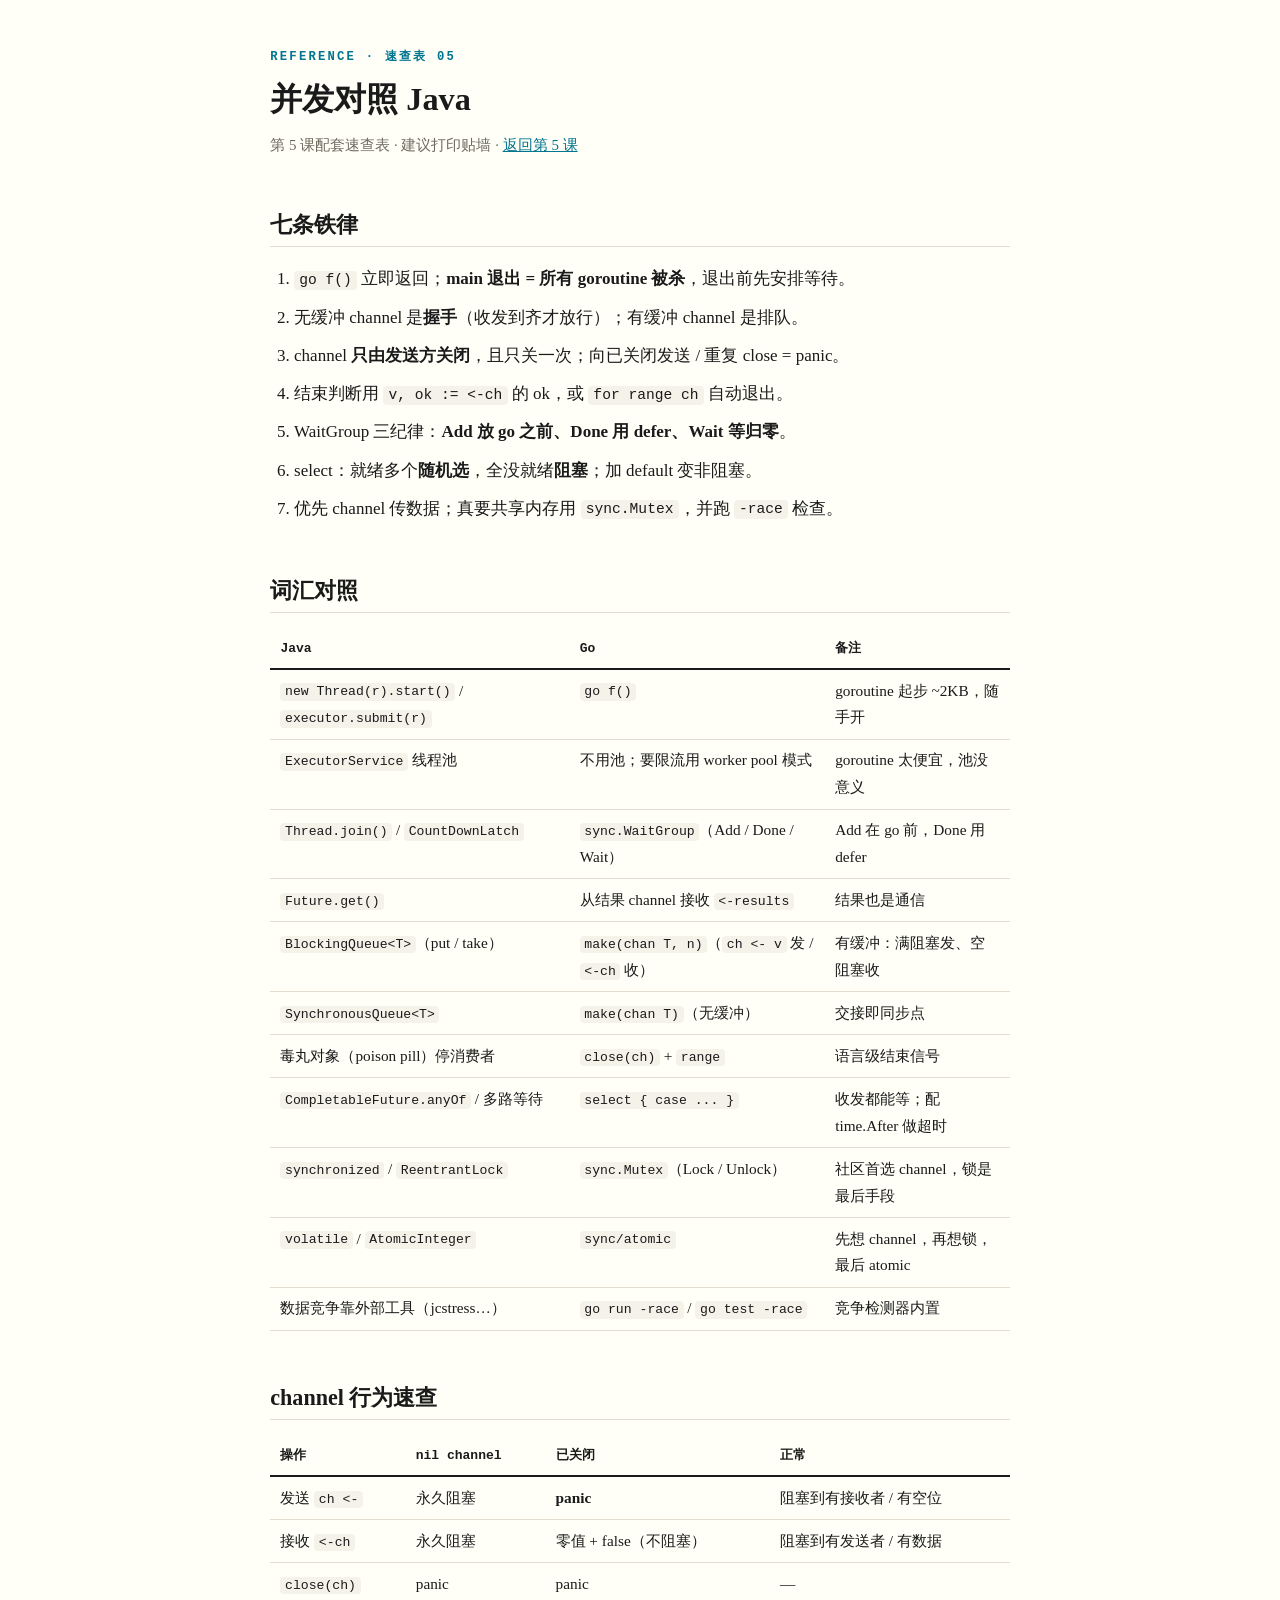
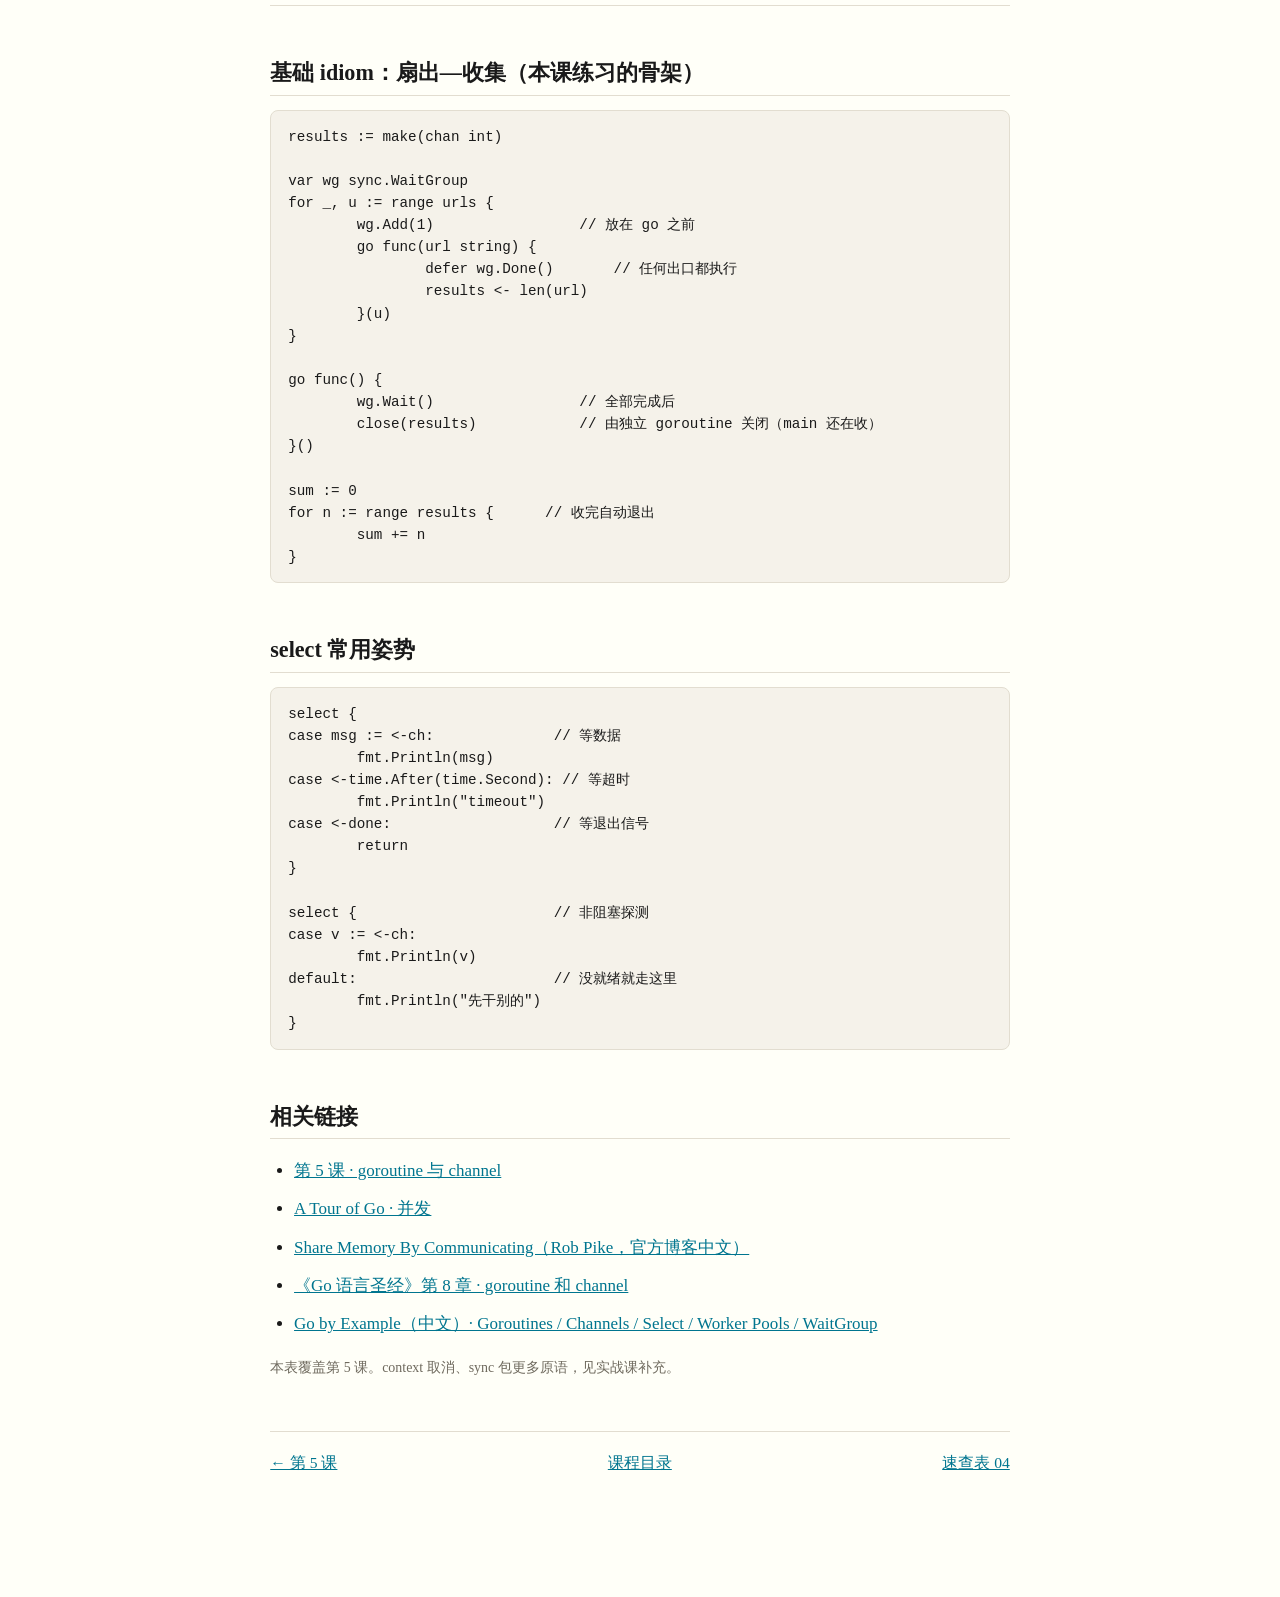
<file: go/grammar/reference/go-concurrency-vs-java.html>
<!DOCTYPE html>
<html lang="zh-CN">
<head>
<meta charset="utf-8">
<meta name="viewport" content="width=device-width, initial-scale=1">
<title>速查表 · 并发对照 Java（goroutine / channel / select）</title>
<link rel="stylesheet" href="../assets/course.css">
</head>
<body>
<main>
  <div class="kicker">Reference · 速查表 05</div>
  <h1>并发对照 Java</h1>
  <p class="meta">第 5 课配套速查表 · 建议打印贴墙 · <a href="../lessons/0005-goroutines-and-channels.html">返回第 5 课</a></p>

  <h2>七条铁律</h2>
  <ol>
    <li><code>go f()</code> 立即返回；<strong>main 退出 = 所有 goroutine 被杀</strong>，退出前先安排等待。</li>
    <li>无缓冲 channel 是<strong>握手</strong>（收发到齐才放行）；有缓冲 channel 是排队。</li>
    <li>channel <strong>只由发送方关闭</strong>，且只关一次；向已关闭发送 / 重复 close = panic。</li>
    <li>结束判断用 <code>v, ok := &lt;-ch</code> 的 ok，或 <code>for range ch</code> 自动退出。</li>
    <li>WaitGroup 三纪律：<strong>Add 放 go 之前、Done 用 defer、Wait 等归零</strong>。</li>
    <li>select：就绪多个<strong>随机选</strong>，全没就绪<strong>阻塞</strong>；加 default 变非阻塞。</li>
    <li>优先 channel 传数据；真要共享内存用 <code>sync.Mutex</code>，并跑 <code>-race</code> 检查。</li>
  </ol>

  <h2>词汇对照</h2>
  <table>
    <tr><th>Java</th><th>Go</th><th>备注</th></tr>
    <tr><td><code>new Thread(r).start()</code> / <code>executor.submit(r)</code></td><td><code>go f()</code></td><td>goroutine 起步 ~2KB，随手开</td></tr>
    <tr><td><code>ExecutorService</code> 线程池</td><td>不用池；要限流用 worker pool 模式</td><td>goroutine 太便宜，池没意义</td></tr>
    <tr><td><code>Thread.join()</code> / <code>CountDownLatch</code></td><td><code>sync.WaitGroup</code>（Add / Done / Wait）</td><td>Add 在 go 前，Done 用 defer</td></tr>
    <tr><td><code>Future.get()</code></td><td>从结果 channel 接收 <code>&lt;-results</code></td><td>结果也是通信</td></tr>
    <tr><td><code>BlockingQueue&lt;T&gt;</code>（put / take）</td><td><code>make(chan T, n)</code>（<code>ch &lt;- v</code> 发 / <code>&lt;-ch</code> 收）</td><td>有缓冲：满阻塞发、空阻塞收</td></tr>
    <tr><td><code>SynchronousQueue&lt;T&gt;</code></td><td><code>make(chan T)</code>（无缓冲）</td><td>交接即同步点</td></tr>
    <tr><td>毒丸对象（poison pill）停消费者</td><td><code>close(ch)</code> + <code>range</code></td><td>语言级结束信号</td></tr>
    <tr><td><code>CompletableFuture.anyOf</code> / 多路等待</td><td><code>select { case ... }</code></td><td>收发都能等；配 time.After 做超时</td></tr>
    <tr><td><code>synchronized</code> / <code>ReentrantLock</code></td><td><code>sync.Mutex</code>（Lock / Unlock）</td><td>社区首选 channel，锁是最后手段</td></tr>
    <tr><td><code>volatile</code> / <code>AtomicInteger</code></td><td><code>sync/atomic</code></td><td>先想 channel，再想锁，最后 atomic</td></tr>
    <tr><td>数据竞争靠外部工具（jcstress…）</td><td><code>go run -race</code> / <code>go test -race</code></td><td>竞争检测器内置</td></tr>
  </table>

  <h2>channel 行为速查</h2>
  <table>
    <tr><th>操作</th><th>nil channel</th><th>已关闭</th><th>正常</th></tr>
    <tr><td>发送 <code>ch &lt;-</code></td><td>永久阻塞</td><td><strong>panic</strong></td><td>阻塞到有接收者 / 有空位</td></tr>
    <tr><td>接收 <code>&lt;-ch</code></td><td>永久阻塞</td><td>零值 + false（不阻塞）</td><td>阻塞到有发送者 / 有数据</td></tr>
    <tr><td><code>close(ch)</code></td><td>panic</td><td>panic</td><td>—</td></tr>
  </table>

  <h2>基础 idiom：扇出—收集（本课练习的骨架）</h2>
<pre><code>results := make(chan int)

var wg sync.WaitGroup
for _, u := range urls {
	wg.Add(1)                 // 放在 go 之前
	go func(url string) {
		defer wg.Done()       // 任何出口都执行
		results &lt;- len(url)
	}(u)
}

go func() {
	wg.Wait()                 // 全部完成后
	close(results)            // 由独立 goroutine 关闭（main 还在收）
}()

sum := 0
for n := range results {      // 收完自动退出
	sum += n
}</code></pre>

  <h2>select 常用姿势</h2>
<pre><code>select {
case msg := &lt;-ch:              // 等数据
	fmt.Println(msg)
case &lt;-time.After(time.Second): // 等超时
	fmt.Println("timeout")
case &lt;-done:                   // 等退出信号
	return
}

select {                       // 非阻塞探测
case v := &lt;-ch:
	fmt.Println(v)
default:                       // 没就绪就走这里
	fmt.Println("先干别的")
}</code></pre>

  <h2>相关链接</h2>
  <ul>
    <li><a href="../lessons/0005-goroutines-and-channels.html">第 5 课 · goroutine 与 channel</a></li>
    <li><a href="https://tour.go-zh.org/concurrency/1">A Tour of Go · 并发</a></li>
    <li><a href="https://blog.go-zh.org/share-memory-by-communicating">Share Memory By Communicating（Rob Pike，官方博客中文）</a></li>
    <li><a href="https://gopl-zh.github.io/ch8/ch8.html">《Go 语言圣经》第 8 章 · goroutine 和 channel</a></li>
    <li><a href="https://gobyexample-cn.github.io/goroutines">Go by Example（中文）· Goroutines / Channels / Select / Worker Pools / WaitGroup</a></li>
  </ul>

  <p class="cite">本表覆盖第 5 课。context 取消、sync 包更多原语，见实战课补充。</p>

  <nav class="lesson-nav">
    <a href="../lessons/0005-goroutines-and-channels.html">← 第 5 课</a>
    <a href="../index.html">课程目录</a>
    <a href="go-interfaces-vs-java.html">速查表 04</a>
  </nav>
</main>
</body>
</html>
</file>
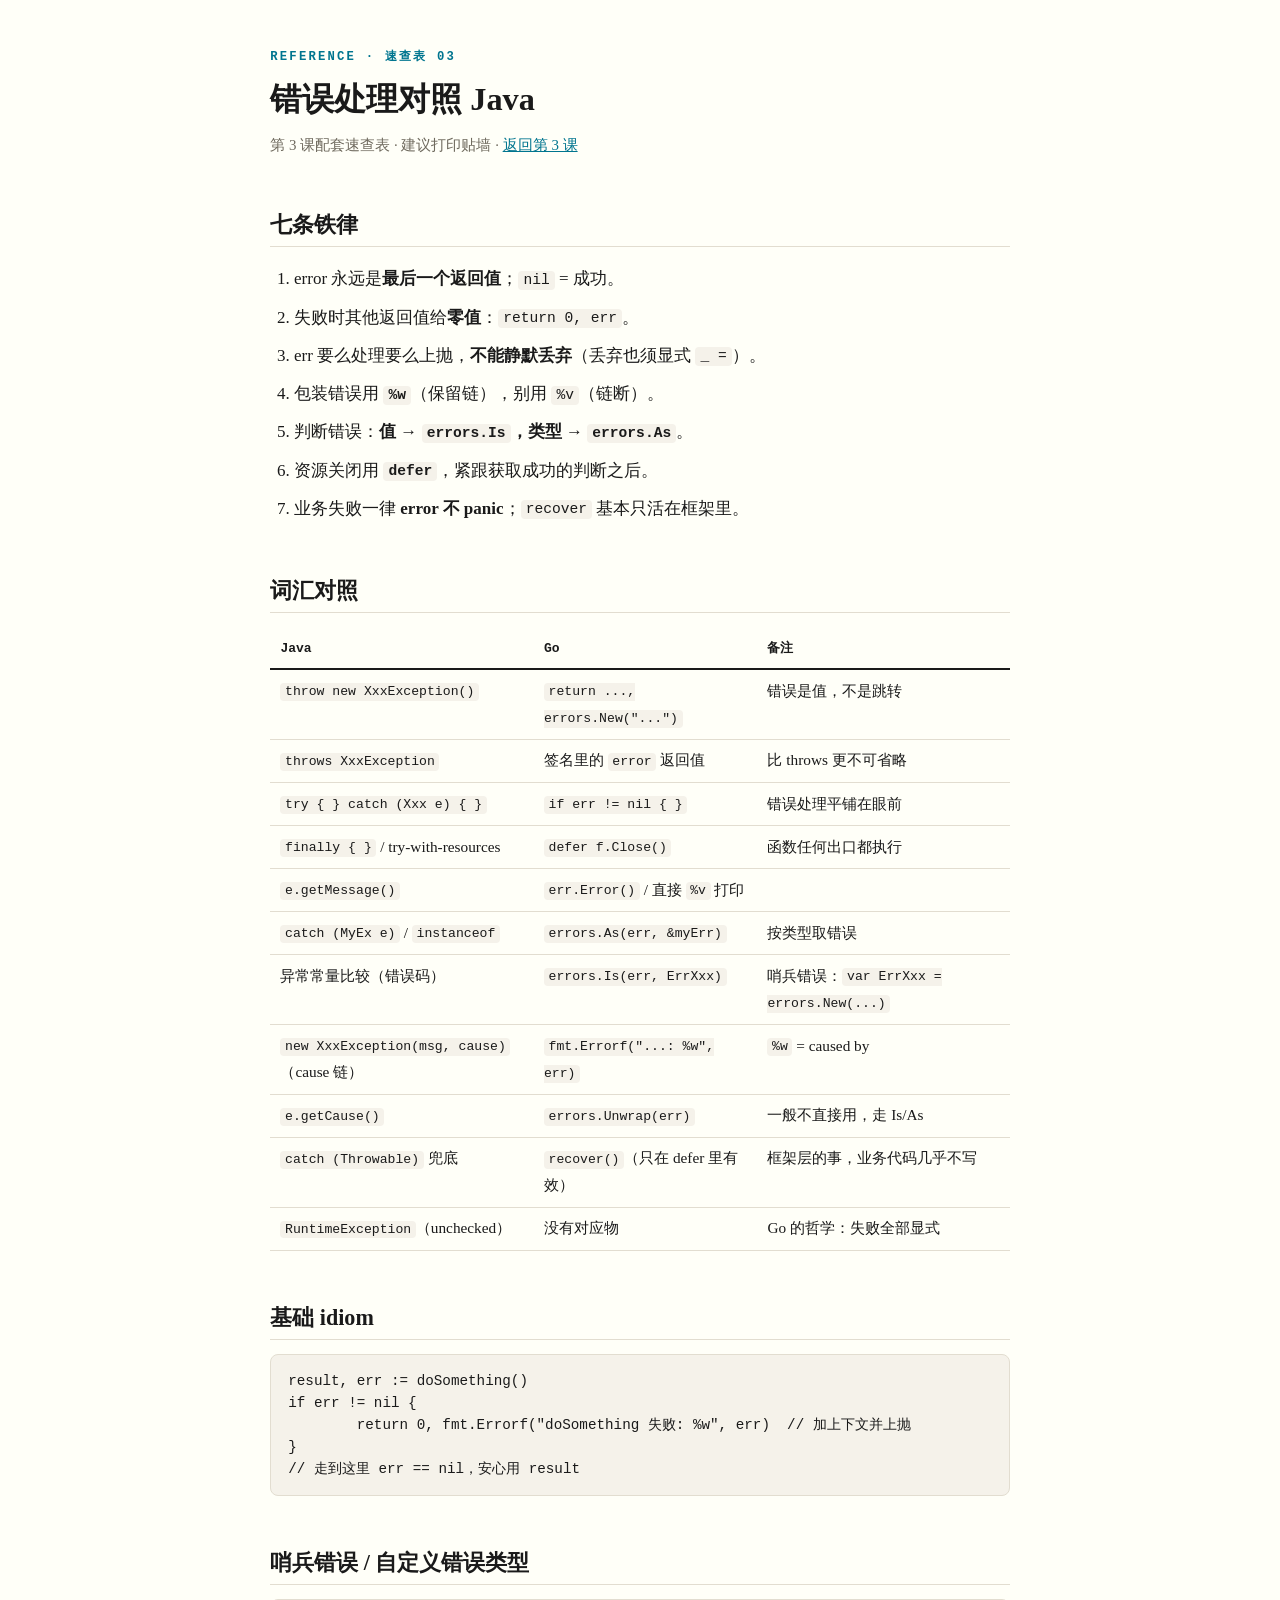
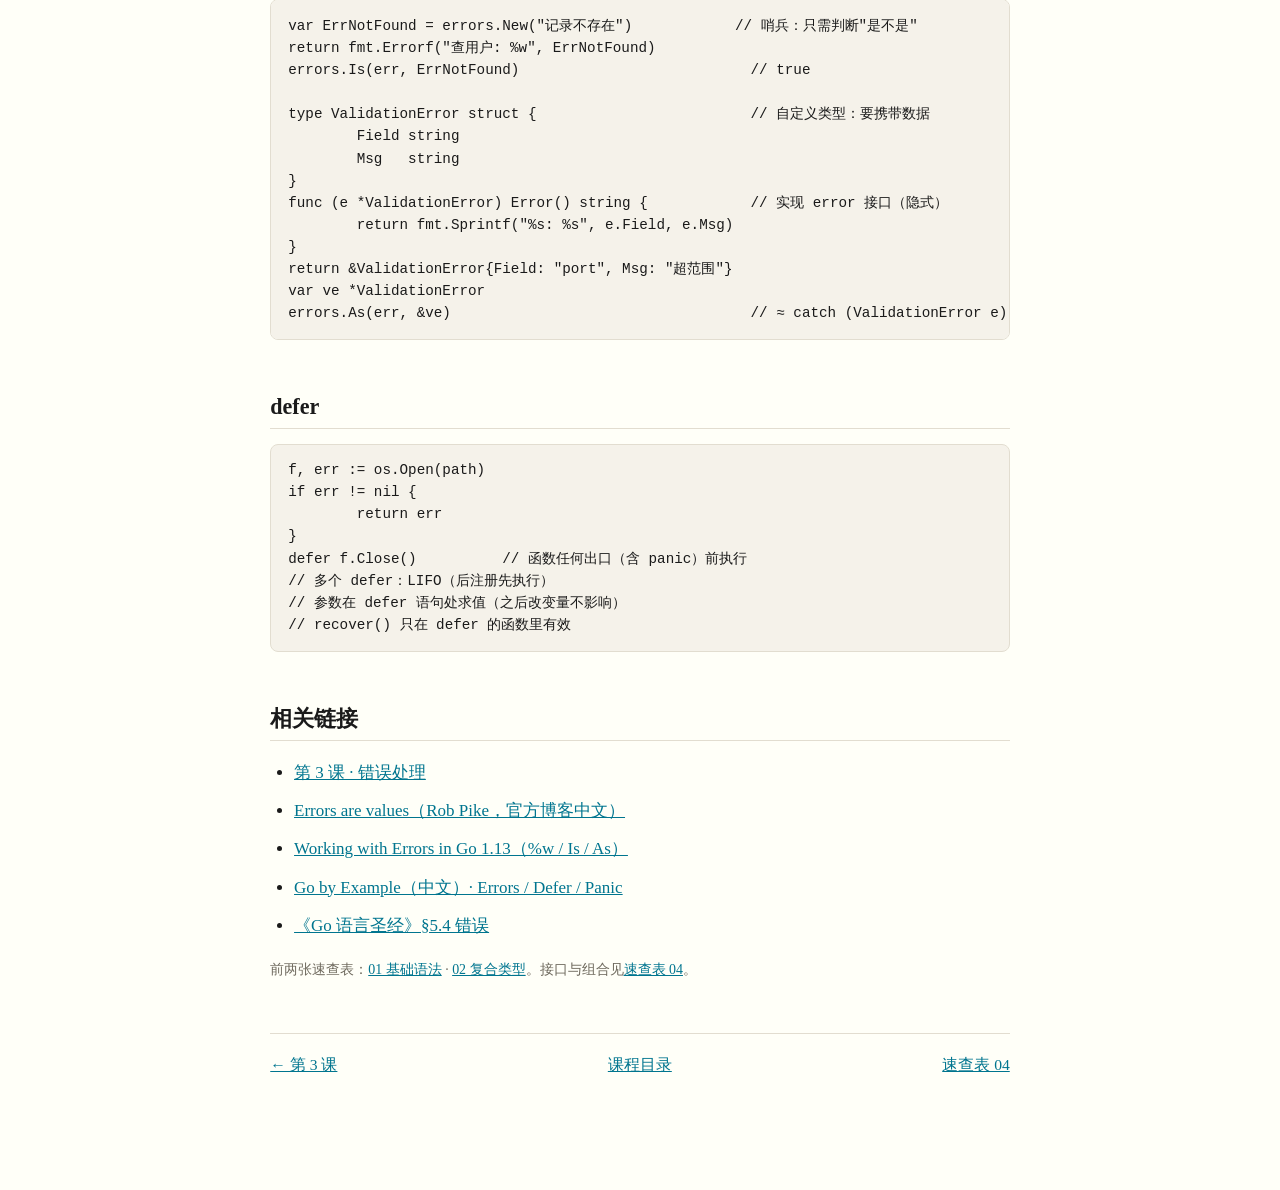
<file: go/grammar/reference/go-error-handling-vs-java.html>
<!DOCTYPE html>
<html lang="zh-CN">
<head>
<meta charset="utf-8">
<meta name="viewport" content="width=device-width, initial-scale=1">
<title>速查表 · 错误处理对照 Java</title>
<link rel="stylesheet" href="../assets/course.css">
</head>
<body>
<main>
  <div class="kicker">Reference · 速查表 03</div>
  <h1>错误处理对照 Java</h1>
  <p class="meta">第 3 课配套速查表 · 建议打印贴墙 · <a href="../lessons/0003-error-handling.html">返回第 3 课</a></p>

  <h2>七条铁律</h2>
  <ol>
    <li>error 永远是<strong>最后一个返回值</strong>；<code>nil</code> = 成功。</li>
    <li>失败时其他返回值给<strong>零值</strong>：<code>return 0, err</code>。</li>
    <li>err 要么处理要么上抛，<strong>不能静默丢弃</strong>（丢弃也须显式 <code>_ =</code>）。</li>
    <li>包装错误用 <strong><code>%w</code></strong>（保留链），别用 <code>%v</code>（链断）。</li>
    <li>判断错误：<strong>值 → <code>errors.Is</code>，类型 → <code>errors.As</code></strong>。</li>
    <li>资源关闭用 <strong><code>defer</code></strong>，紧跟获取成功的判断之后。</li>
    <li>业务失败一律 <strong>error 不 panic</strong>；<code>recover</code> 基本只活在框架里。</li>
  </ol>

  <h2>词汇对照</h2>
  <table>
    <tr><th>Java</th><th>Go</th><th>备注</th></tr>
    <tr><td><code>throw new XxxException()</code></td><td><code>return ..., errors.New("...")</code></td><td>错误是值，不是跳转</td></tr>
    <tr><td><code>throws XxxException</code></td><td>签名里的 <code>error</code> 返回值</td><td>比 throws 更不可省略</td></tr>
    <tr><td><code>try { } catch (Xxx e) { }</code></td><td><code>if err != nil { }</code></td><td>错误处理平铺在眼前</td></tr>
    <tr><td><code>finally { }</code> / try-with-resources</td><td><code>defer f.Close()</code></td><td>函数任何出口都执行</td></tr>
    <tr><td><code>e.getMessage()</code></td><td><code>err.Error()</code> / 直接 <code>%v</code> 打印</td><td></td></tr>
    <tr><td><code>catch (MyEx e)</code> / <code>instanceof</code></td><td><code>errors.As(err, &amp;myErr)</code></td><td>按类型取错误</td></tr>
    <tr><td>异常常量比较（错误码）</td><td><code>errors.Is(err, ErrXxx)</code></td><td>哨兵错误：<code>var ErrXxx = errors.New(...)</code></td></tr>
    <tr><td><code>new XxxException(msg, cause)</code>（cause 链）</td><td><code>fmt.Errorf("...: %w", err)</code></td><td><code>%w</code> = caused by</td></tr>
    <tr><td><code>e.getCause()</code></td><td><code>errors.Unwrap(err)</code></td><td>一般不直接用，走 Is/As</td></tr>
    <tr><td><code>catch (Throwable)</code> 兜底</td><td><code>recover()</code>（只在 defer 里有效）</td><td>框架层的事，业务代码几乎不写</td></tr>
    <tr><td><code>RuntimeException</code>（unchecked）</td><td>没有对应物</td><td>Go 的哲学：失败全部显式</td></tr>
  </table>

  <h2>基础 idiom</h2>
<pre><code>result, err := doSomething()
if err != nil {
	return 0, fmt.Errorf("doSomething 失败: %w", err)  // 加上下文并上抛
}
// 走到这里 err == nil，安心用 result</code></pre>

  <h2>哨兵错误 / 自定义错误类型</h2>
<pre><code>var ErrNotFound = errors.New("记录不存在")            // 哨兵：只需判断"是不是"
return fmt.Errorf("查用户: %w", ErrNotFound)
errors.Is(err, ErrNotFound)                           // true

type ValidationError struct {                         // 自定义类型：要携带数据
	Field string
	Msg   string
}
func (e *ValidationError) Error() string {            // 实现 error 接口（隐式）
	return fmt.Sprintf("%s: %s", e.Field, e.Msg)
}
return &amp;ValidationError{Field: "port", Msg: "超范围"}
var ve *ValidationError
errors.As(err, &amp;ve)                                   // ≈ catch (ValidationError e)</code></pre>

  <h2>defer</h2>
<pre><code>f, err := os.Open(path)
if err != nil {
	return err
}
defer f.Close()          // 函数任何出口（含 panic）前执行
// 多个 defer：LIFO（后注册先执行）
// 参数在 defer 语句处求值（之后改变量不影响）
// recover() 只在 defer 的函数里有效</code></pre>

  <h2>相关链接</h2>
  <ul>
    <li><a href="../lessons/0003-error-handling.html">第 3 课 · 错误处理</a></li>
    <li><a href="https://blog.go-zh.org/errors-are-values">Errors are values（Rob Pike，官方博客中文）</a></li>
    <li><a href="https://go.dev/blog/go1.13-errors">Working with Errors in Go 1.13（%w / Is / As）</a></li>
    <li><a href="https://gobyexample-cn.github.io/errors">Go by Example（中文）· Errors / Defer / Panic</a></li>
    <li><a href="https://gopl-zh.github.io/ch5/ch5-4.html">《Go 语言圣经》§5.4 错误</a></li>
  </ul>

  <p class="cite">前两张速查表：<a href="go-basics-vs-java.html">01 基础语法</a> · <a href="go-composite-types-vs-java.html">02 复合类型</a>。接口与组合见<a href="go-interfaces-vs-java.html">速查表 04</a>。</p>

  <nav class="lesson-nav">
    <a href="../lessons/0003-error-handling.html">← 第 3 课</a>
    <a href="../index.html">课程目录</a>
    <a href="go-interfaces-vs-java.html">速查表 04</a>
  </nav>
</main>
</body>
</html>
</file>
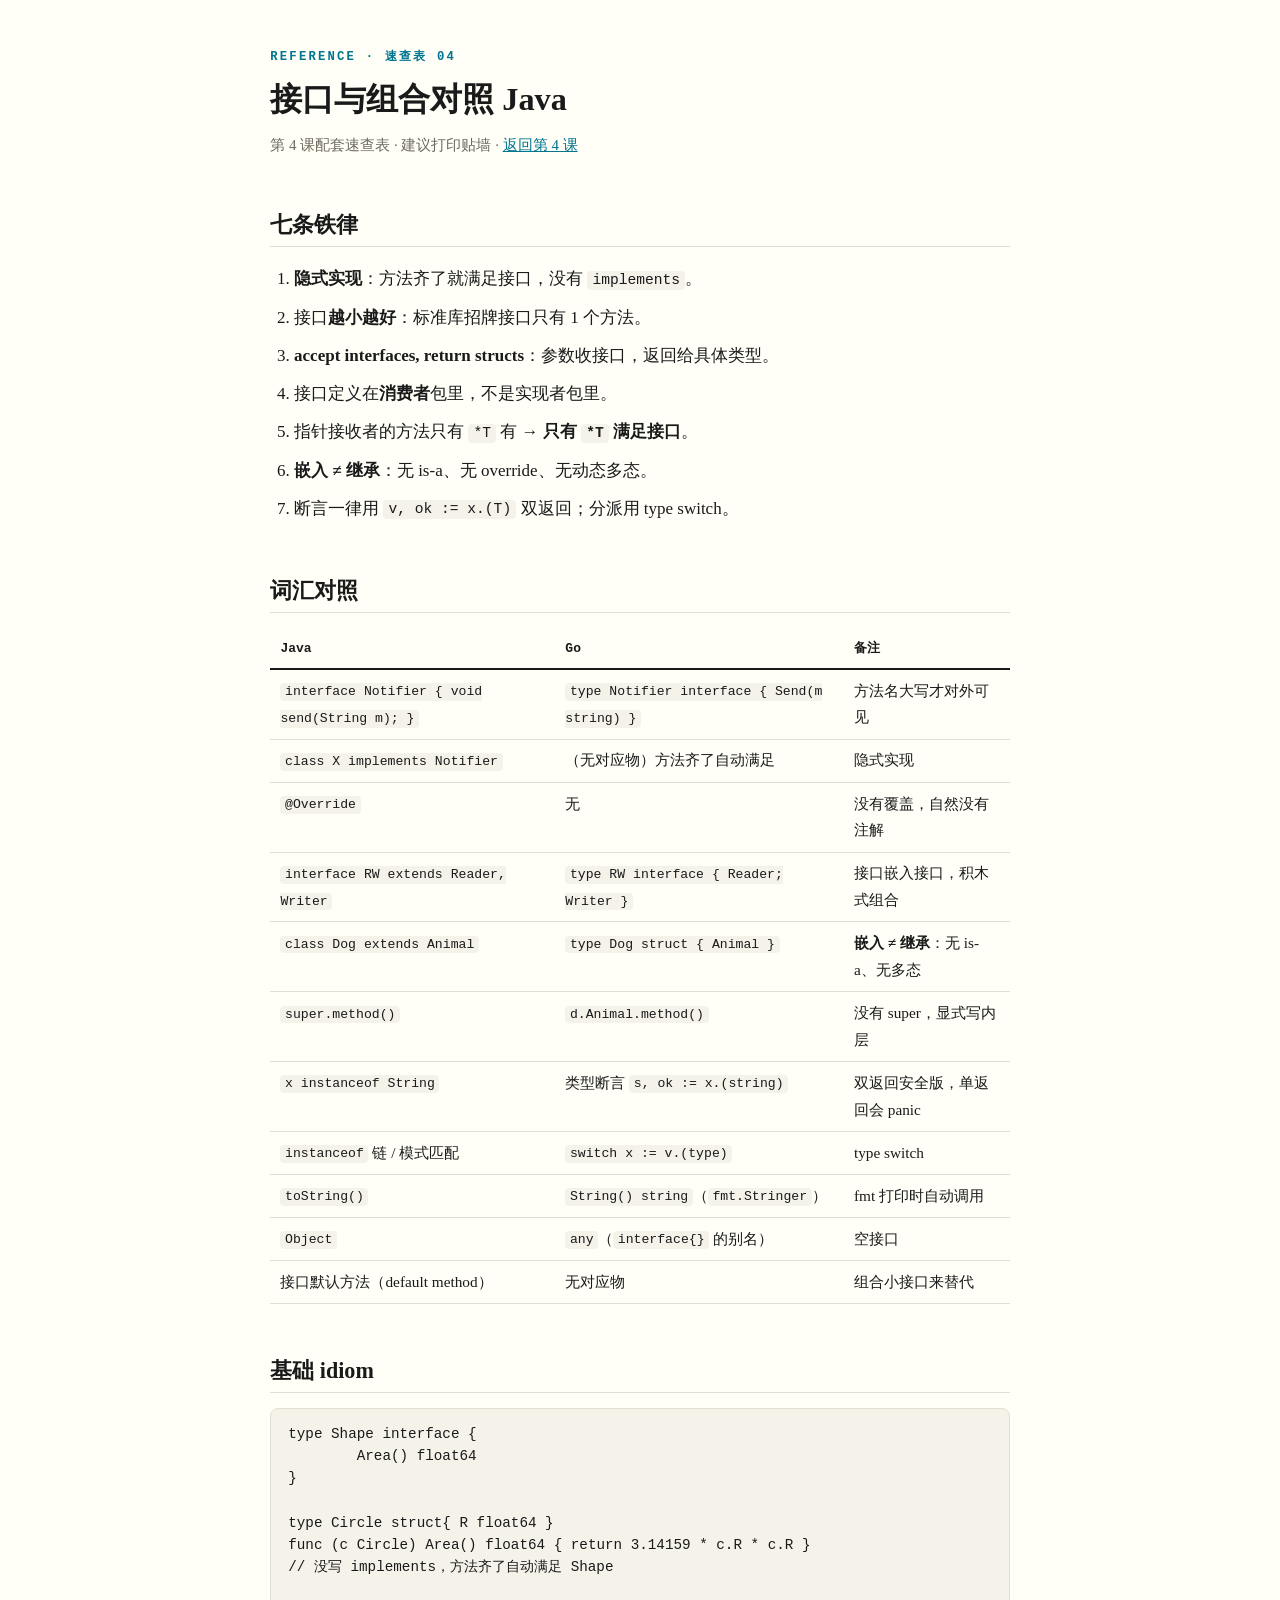
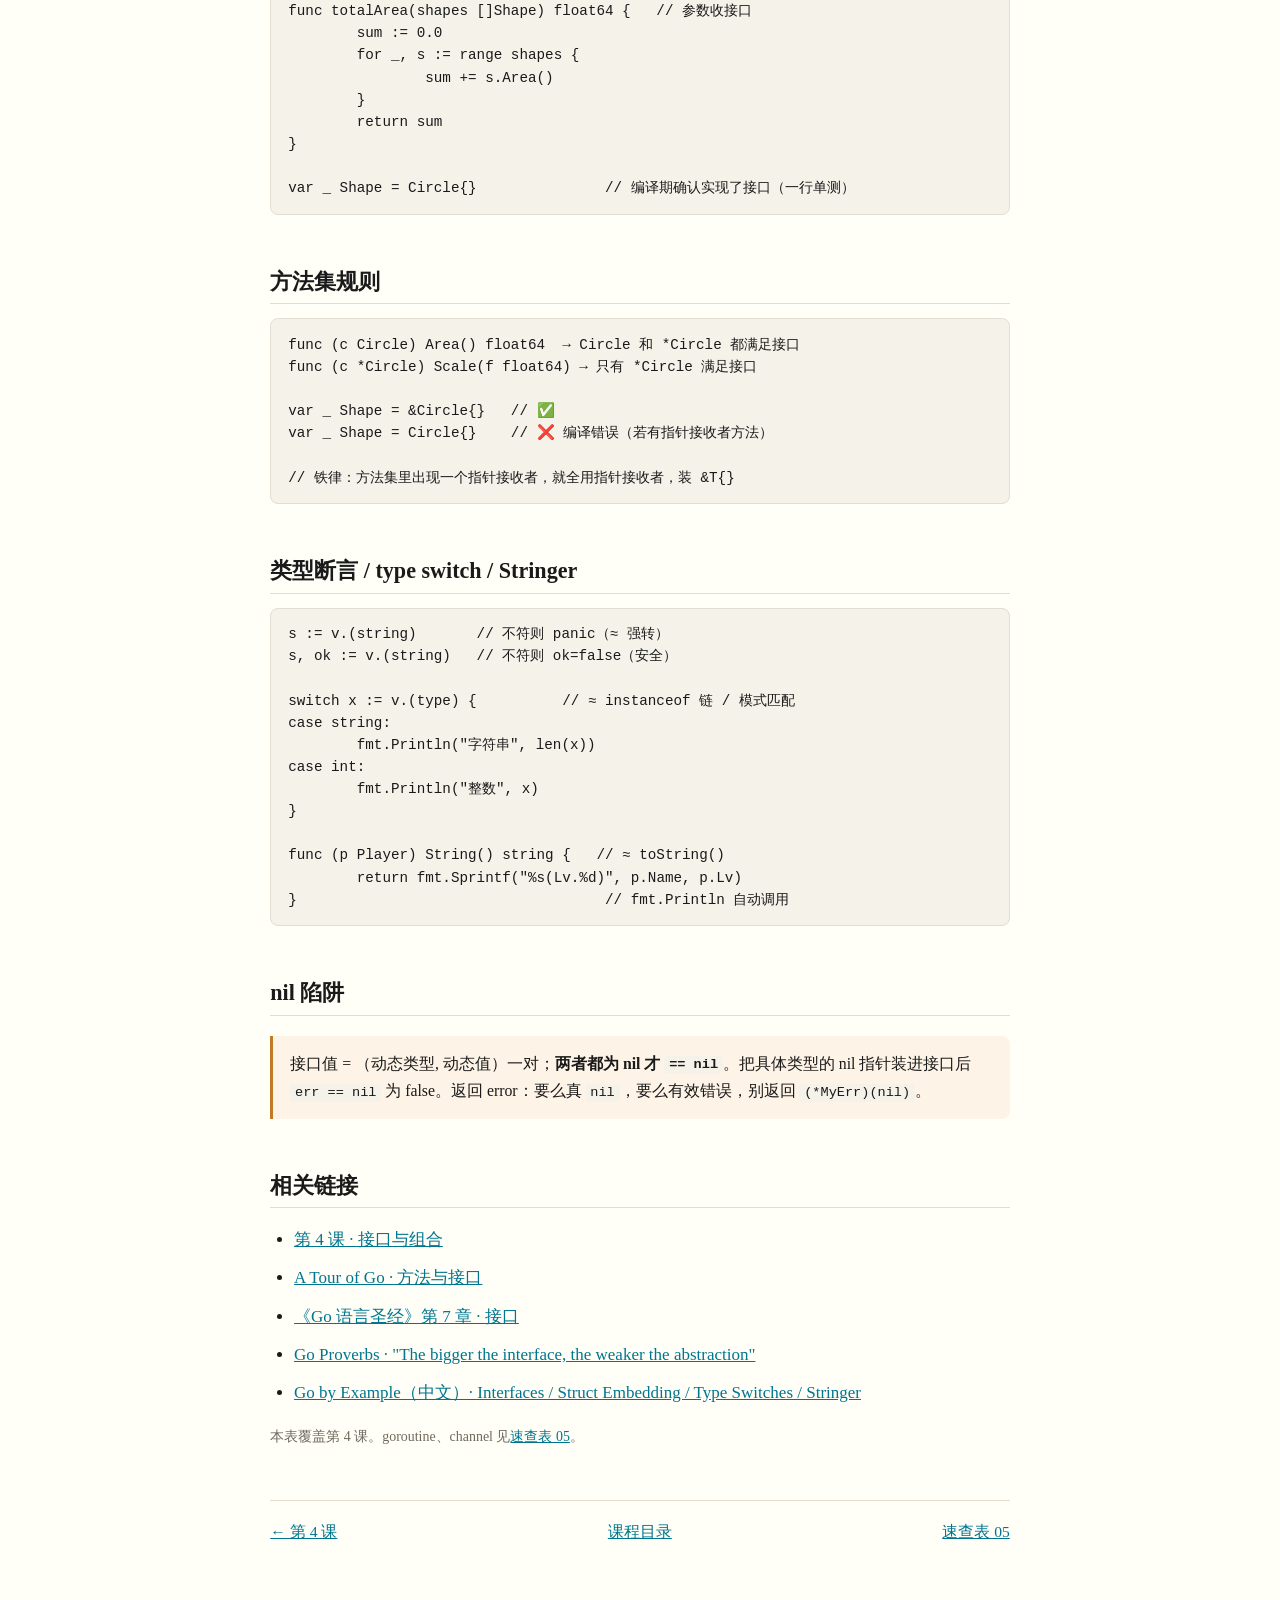
<file: go/grammar/reference/go-interfaces-vs-java.html>
<!DOCTYPE html>
<html lang="zh-CN">
<head>
<meta charset="utf-8">
<meta name="viewport" content="width=device-width, initial-scale=1">
<title>速查表 · 接口与组合对照 Java</title>
<link rel="stylesheet" href="../assets/course.css">
</head>
<body>
<main>
  <div class="kicker">Reference · 速查表 04</div>
  <h1>接口与组合对照 Java</h1>
  <p class="meta">第 4 课配套速查表 · 建议打印贴墙 · <a href="../lessons/0004-interfaces-and-composition.html">返回第 4 课</a></p>

  <h2>七条铁律</h2>
  <ol>
    <li><strong>隐式实现</strong>：方法齐了就满足接口，没有 <code>implements</code>。</li>
    <li>接口<strong>越小越好</strong>：标准库招牌接口只有 1 个方法。</li>
    <li><strong>accept interfaces, return structs</strong>：参数收接口，返回给具体类型。</li>
    <li>接口定义在<strong>消费者</strong>包里，不是实现者包里。</li>
    <li>指针接收者的方法只有 <code>*T</code> 有 → <strong>只有 <code>*T</code> 满足接口</strong>。</li>
    <li><strong>嵌入 ≠ 继承</strong>：无 is-a、无 override、无动态多态。</li>
    <li>断言一律用 <code>v, ok := x.(T)</code> 双返回；分派用 type switch。</li>
  </ol>

  <h2>词汇对照</h2>
  <table>
    <tr><th>Java</th><th>Go</th><th>备注</th></tr>
    <tr><td><code>interface Notifier { void send(String m); }</code></td><td><code>type Notifier interface { Send(m string) }</code></td><td>方法名大写才对外可见</td></tr>
    <tr><td><code>class X implements Notifier</code></td><td>（无对应物）方法齐了自动满足</td><td>隐式实现</td></tr>
    <tr><td><code>@Override</code></td><td>无</td><td>没有覆盖，自然没有注解</td></tr>
    <tr><td><code>interface RW extends Reader, Writer</code></td><td><code>type RW interface { Reader; Writer }</code></td><td>接口嵌入接口，积木式组合</td></tr>
    <tr><td><code>class Dog extends Animal</code></td><td><code>type Dog struct { Animal }</code></td><td><strong>嵌入 ≠ 继承</strong>：无 is-a、无多态</td></tr>
    <tr><td><code>super.method()</code></td><td><code>d.Animal.method()</code></td><td>没有 super，显式写内层</td></tr>
    <tr><td><code>x instanceof String</code></td><td>类型断言 <code>s, ok := x.(string)</code></td><td>双返回安全版，单返回会 panic</td></tr>
    <tr><td><code>instanceof</code> 链 / 模式匹配</td><td><code>switch x := v.(type)</code></td><td>type switch</td></tr>
    <tr><td><code>toString()</code></td><td><code>String() string</code>（<code>fmt.Stringer</code>）</td><td>fmt 打印时自动调用</td></tr>
    <tr><td><code>Object</code></td><td><code>any</code>（<code>interface{}</code> 的别名）</td><td>空接口</td></tr>
    <tr><td>接口默认方法（default method）</td><td>无对应物</td><td>组合小接口来替代</td></tr>
  </table>

  <h2>基础 idiom</h2>
<pre><code>type Shape interface {
	Area() float64
}

type Circle struct{ R float64 }
func (c Circle) Area() float64 { return 3.14159 * c.R * c.R }
// 没写 implements，方法齐了自动满足 Shape

func totalArea(shapes []Shape) float64 {   // 参数收接口
	sum := 0.0
	for _, s := range shapes {
		sum += s.Area()
	}
	return sum
}

var _ Shape = Circle{}               // 编译期确认实现了接口（一行单测）</code></pre>

  <h2>方法集规则</h2>
<pre><code>func (c Circle) Area() float64  → Circle 和 *Circle 都满足接口
func (c *Circle) Scale(f float64) → 只有 *Circle 满足接口

var _ Shape = &amp;Circle{}   // ✅
var _ Shape = Circle{}    // ❌ 编译错误（若有指针接收者方法）

// 铁律：方法集里出现一个指针接收者，就全用指针接收者，装 &amp;T{}</code></pre>

  <h2>类型断言 / type switch / Stringer</h2>
<pre><code>s := v.(string)       // 不符则 panic（≈ 强转）
s, ok := v.(string)   // 不符则 ok=false（安全）

switch x := v.(type) {          // ≈ instanceof 链 / 模式匹配
case string:
	fmt.Println("字符串", len(x))
case int:
	fmt.Println("整数", x)
}

func (p Player) String() string {   // ≈ toString()
	return fmt.Sprintf("%s(Lv.%d)", p.Name, p.Lv)
}                                    // fmt.Println 自动调用</code></pre>

  <h2>nil 陷阱</h2>
  <div class="warn">
    接口值 = （动态类型, 动态值）一对；<strong>两者都为 nil 才 <code>== nil</code></strong>。把具体类型的 nil 指针装进接口后 <code>err == nil</code> 为 false。返回 error：要么真 <code>nil</code>，要么有效错误，别返回 <code>(*MyErr)(nil)</code>。
  </div>

  <h2>相关链接</h2>
  <ul>
    <li><a href="../lessons/0004-interfaces-and-composition.html">第 4 课 · 接口与组合</a></li>
    <li><a href="https://tour.go-zh.org/methods/1">A Tour of Go · 方法与接口</a></li>
    <li><a href="https://gopl-zh.github.io/ch7/ch7.html">《Go 语言圣经》第 7 章 · 接口</a></li>
    <li><a href="https://go-proverbs.github.io/">Go Proverbs · "The bigger the interface, the weaker the abstraction"</a></li>
    <li><a href="https://gobyexample-cn.github.io/interfaces">Go by Example（中文）· Interfaces / Struct Embedding / Type Switches / Stringer</a></li>
  </ul>

  <p class="cite">本表覆盖第 4 课。goroutine、channel 见<a href="go-concurrency-vs-java.html">速查表 05</a>。</p>

  <nav class="lesson-nav">
    <a href="../lessons/0004-interfaces-and-composition.html">← 第 4 课</a>
    <a href="../index.html">课程目录</a>
    <a href="go-concurrency-vs-java.html">速查表 05</a>
  </nav>
</main>
</body>
</html>
</file>
<file: go/grammar/assets/course.css>
/* course.css — 「Go for Java Engineers」课程共享样式（课程 + 速查表通用，含打印样式） */
:root {
  --paper: #fffff8;
  --ink: #1a1a1a;
  --muted: #6f6a5e;
  --accent: #00758f;        /* 深 Go 青 */
  --accent-light: #e3f3f7;
  --border: #e2ddd0;
  --code-bg: #f5f2ea;
  --good: #1a7f37;
  --good-bg: #e6f4ea;
  --bad: #c0392b;
  --bad-bg: #fdecea;
  --warn-border: #c07b28;
  --warn-bg: #fdf3e7;
  --mono: ui-monospace, "Cascadia Code", Consolas, "Courier New", monospace;
}
* { box-sizing: border-box; }
html { font-size: 17px; }
body {
  margin: 0;
  background: var(--paper);
  color: var(--ink);
  font-family: Georgia, "Noto Serif SC", "Songti SC", SimSun, serif;
  line-height: 1.75;
  text-rendering: optimizeLegibility;
}
main { max-width: 46rem; margin: 0 auto; padding: 3rem 1.25rem 5rem; }

h1, h2, h3 { font-family: inherit; line-height: 1.3; }
h1 { font-size: 1.9rem; margin: 0 0 .35em; }
h2 {
  font-size: 1.3rem; margin: 2.4em 0 .6em;
  border-bottom: 1px solid var(--border); padding-bottom: .3em;
}
h3 { font-size: 1.06rem; margin: 1.6em 0 .4em; }
p, li { margin: .5em 0; }
ul, ol { padding-left: 1.4em; }
a { color: var(--accent); }
hr { border: none; border-top: 1px solid var(--border); margin: 2.2rem 0; }

.kicker {
  font: 700 .72rem/1 var(--mono);
  letter-spacing: .18em; text-transform: uppercase;
  color: var(--accent); margin-bottom: .9rem;
}
.meta { color: var(--muted); font-size: .88em; margin-bottom: 2rem; }

blockquote {
  margin: 1rem 0; padding-left: 1rem;
  border-left: 3px solid var(--border); color: var(--muted);
}
cite, .cite { font-size: .82em; color: var(--muted); }

code {
  font-family: var(--mono); font-size: .86em;
  background: var(--code-bg); padding: .1em .35em; border-radius: 4px;
}
pre {
  background: var(--code-bg); border: 1px solid var(--border); border-radius: 8px;
  padding: .85rem 1rem; overflow-x: auto;
  font-size: .84em; line-height: 1.55;
}
pre code { background: none; padding: 0; font-size: 1em; }

/* Java / Go 左右对照 */
.compare { display: grid; grid-template-columns: 1fr 1fr; gap: .9rem; margin: 1rem 0; }
@media (max-width: 720px) { .compare { grid-template-columns: 1fr; } }
.panel { border: 1px solid var(--border); border-radius: 9px; background: #fffef9; overflow: hidden; min-width: 0; }
.panel-title {
  font: 700 .68rem/1 var(--mono); letter-spacing: .14em; text-transform: uppercase;
  padding: .5rem .9rem;
}
.panel.java .panel-title { background: #f8e8e8; color: #a04545; }
.panel.go .panel-title { background: var(--accent-light); color: var(--accent); }
.panel pre { border: none; border-radius: 0; background: transparent; margin: 0; }

table { width: 100%; border-collapse: collapse; font-size: .9em; margin: 1rem 0; }
th {
  text-align: left; border-bottom: 2px solid var(--ink);
  padding: .45rem .6rem; font-family: var(--mono); font-size: .85em;
}
td { border-bottom: 1px solid var(--border); padding: .45rem .6rem; vertical-align: top; }

.note {
  background: var(--accent-light); border-left: 3px solid var(--accent);
  border-radius: 0 8px 8px 0; padding: .8rem 1rem; margin: 1.2rem 0; font-size: .93em;
}
.warn {
  background: var(--warn-bg); border-left: 3px solid var(--warn-border);
  border-radius: 0 8px 8px 0; padding: .8rem 1rem; margin: 1.2rem 0; font-size: .93em;
}

details {
  border: 1px solid var(--border); border-radius: 8px;
  padding: .6rem .9rem; margin: 1rem 0; background: #fffef9;
}
summary { cursor: pointer; font-weight: 700; color: var(--accent); }

/* 测验组件（配合 assets/quiz.js） */
.quiz-q {
  border: 1px solid var(--border); background: #fffef9; border-radius: 10px;
  padding: 1.1rem 1.2rem 1.2rem; margin: 1.1rem 0;
}
.q-no { font: 700 .7rem/1 var(--mono); letter-spacing: .12em; color: var(--muted); margin-bottom: .45rem; }
.q-text { font-size: .98em; margin-bottom: .7rem; }
.opt {
  display: flex; gap: .6rem; align-items: baseline;
  width: 100%; text-align: left; font: inherit; font-size: .92em;
  background: #fff; border: 1px solid var(--border); border-radius: 8px;
  padding: .5rem .75rem; margin: .45rem 0; cursor: pointer;
}
.opt:hover:not(:disabled) { border-color: var(--accent); background: var(--accent-light); }
.opt:disabled { cursor: default; }
.opt-letter { font: 700 .8em var(--mono); color: var(--muted); }
.opt.correct { border-color: var(--good); background: var(--good-bg); }
.opt.correct .opt-letter { color: var(--good); }
.opt.wrong { border-color: var(--bad); background: var(--bad-bg); }
.opt.wrong .opt-letter { color: var(--bad); }
.quiz-explain {
  margin-top: .7rem; padding: .6rem .8rem; font-size: .9em;
  background: var(--accent-light); border-left: 3px solid var(--accent);
  border-radius: 0 7px 7px 0;
}
.quiz-footer { display: flex; align-items: center; justify-content: space-between; gap: 1rem; margin-top: 1.2rem; flex-wrap: wrap; }
.quiz-score { font-weight: 700; }
.quiz-redo {
  font: inherit; font-size: .9em; padding: .45rem 1rem; border-radius: 7px;
  border: 1px solid var(--accent); background: #fff; color: var(--accent); cursor: pointer;
}
.quiz-redo:hover { background: var(--accent-light); }

.lesson-nav {
  margin-top: 3rem; padding-top: 1rem; border-top: 1px solid var(--border);
  display: flex; justify-content: space-between; gap: 1rem; font-size: .92em; flex-wrap: wrap;
}

@media print {
  body { background: #fff; }
  main { max-width: none; padding: 0; }
  .quiz-redo, .lesson-nav { display: none; }
  .compare { break-inside: avoid; }
  pre, table, .panel { break-inside: avoid; }
}
</file>
